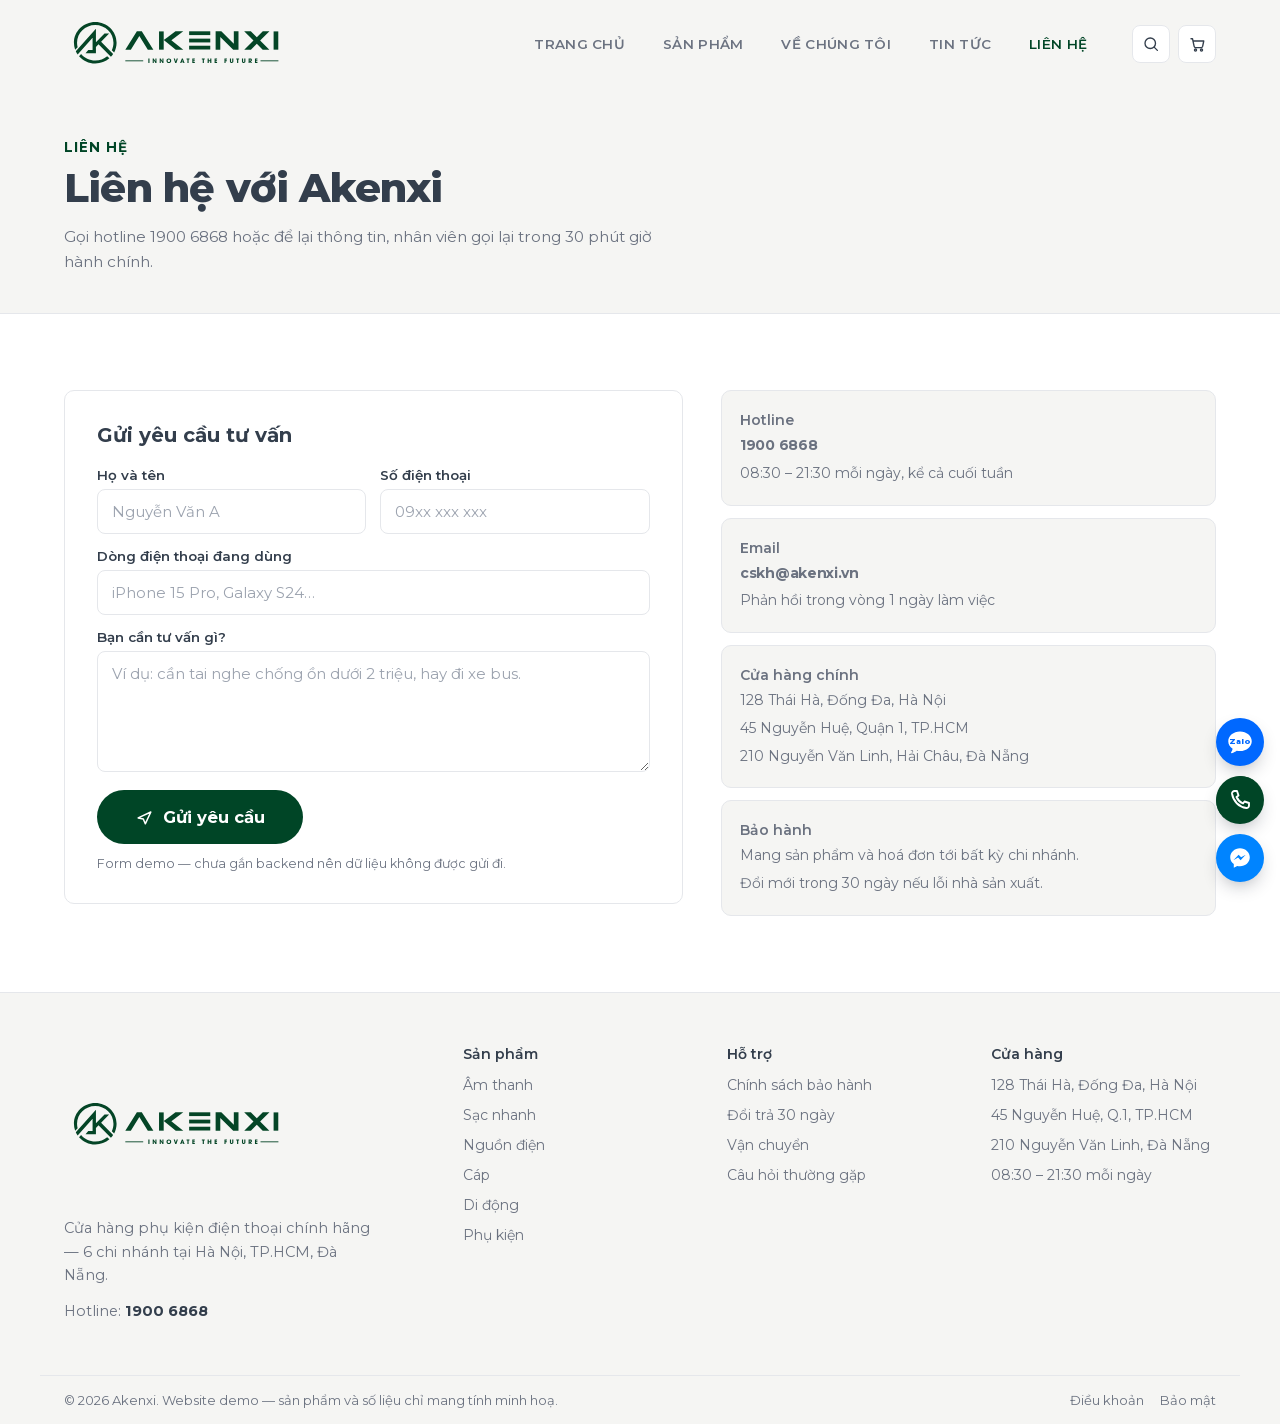
<file: html/lien-he.html>
<!DOCTYPE html>
<html lang="vi">
<head>
<meta charset="UTF-8">
<meta name="viewport" content="width=device-width, initial-scale=1">
<title>Liên hệ — Akenxi</title>
<meta name="description" content="Liên hệ Akenxi: hotline 1900 6868, email cskh@akenxi.vn, 6 chi nhánh tại Hà Nội, TP.HCM và Đà Nẵng.">
<link rel="icon" type="image/png" href="images/logo2.png">
<link rel="stylesheet" href="css/style.css">
</head>
<body>

  <header class="site-header" id="siteHeader">
    <div class="container header-inner">
      <a class="logo" href="index.html">
        <img class="logo-img" src="images/LOGO AKENXI.svg" alt="AKENXI" width="433" height="100">
      </a>

      <nav class="main-nav" id="mainNav" aria-label="Menu chính">
        <ul>
          <li><a href="index.html">Trang chủ</a></li>
          <li class="has-dropdown"><a href="san-pham.html">Sản phẩm</a><ul class="product-dropdown"><li><a href="san-pham.html?cat=Âm thanh">Âm thanh</a></li><li><a href="san-pham.html?cat=Sạc nhanh">Sạc nhanh</a></li><li><a href="san-pham.html?cat=Nguồn điện">Nguồn điện</a></li><li><a href="san-pham.html?cat=Cáp">Cáp</a></li><li><a href="san-pham.html?cat=Di động">Di động</a></li><li><a href="san-pham.html?cat=Phụ kiện">Phụ kiện</a></li></ul></li>
          <li><a href="ve-chung-toi.html">Về chúng tôi</a></li>
          <li><a href="tin-tuc.html">Tin tức</a></li>
          <li><a href="lien-he.html" class="is-active" aria-current="page">Liên hệ</a></li>
        </ul>
      </nav>

      <div class="header-actions">
        <button class="icon-btn" type="button" aria-label="Tìm kiếm">
          <svg viewBox="0 0 24 24" fill="none" stroke="currentColor" stroke-width="1.8" stroke-linecap="round">
            <circle cx="11" cy="11" r="7"></circle><path d="m16.5 16.5 4 4"></path>
          </svg>
        </button>
        <button class="icon-btn" type="button" aria-label="Giỏ hàng" data-cart-open>
          <svg viewBox="0 0 24 24" fill="none" stroke="currentColor" stroke-width="1.8" stroke-linecap="round" stroke-linejoin="round">
            <path d="M4 5h2l2.2 10.2a2 2 0 0 0 2 1.6h7.3a2 2 0 0 0 2-1.55L21 8H6.6"></path>
            <circle cx="10" cy="20" r="1.4"></circle><circle cx="18" cy="20" r="1.4"></circle>
          </svg>
          <span class="badge" data-cart-count>0</span>
        </button>
        <button class="nav-toggle" id="navToggle" type="button" aria-label="Mở menu" aria-expanded="false">
          <span></span><span></span><span></span>
        </button>
      </div>
    </div>
  </header>

  <main>

    <!-- ============================== PAGE HERO ============================ -->
    <section class="page-hero">
      <div class="container">
        <p class="page-tag">Liên hệ</p>
        <h1>Liên hệ với Akenxi</h1>
        <p class="page-sub">Gọi hotline 1900 6868 hoặc để lại thông tin, nhân viên gọi lại trong 30 phút giờ hành chính.</p>
      </div>
    </section>

    <section class="section">
      <div class="container contact-grid">
        <form class="contact-form reveal" onsubmit="return false">
          <h2>Gửi yêu cầu tư vấn</h2>

          <div class="field-row">
            <label class="field">
              <span>Họ và tên</span>
              <input type="text" name="name" placeholder="Nguyễn Văn A" required>
            </label>
            <label class="field">
              <span>Số điện thoại</span>
              <input type="tel" name="phone" placeholder="09xx xxx xxx" required>
            </label>
          </div>

          <label class="field">
            <span>Dòng điện thoại đang dùng</span>
            <input type="text" name="device" placeholder="iPhone 15 Pro, Galaxy S24…">
          </label>

          <label class="field">
            <span>Bạn cần tư vấn gì?</span>
            <textarea name="message" rows="5" placeholder="Ví dụ: cần tai nghe chống ồn dưới 2 triệu, hay đi xe bus."></textarea>
          </label>

          <button class="btn btn-primary" type="submit">
            <svg viewBox="0 0 24 24" fill="none" stroke="currentColor" stroke-width="1.9" stroke-linecap="round" stroke-linejoin="round" aria-hidden="true">
              <path d="M4 12.5 20 5l-7 15-2.5-6z"></path>
            </svg>
            Gửi yêu cầu
          </button>
          <p class="form-note">Form demo — chưa gắn backend nên dữ liệu không được gửi đi.</p>
        </form>

        <div class="contact-info reveal">
          <div class="info-card">
            <h3>Hotline</h3>
            <p class="info-big">1900 6868</p>
            <p>08:30 – 21:30 mỗi ngày, kể cả cuối tuần</p>
          </div>
          <div class="info-card">
            <h3>Email</h3>
            <p class="info-big">cskh@akenxi.vn</p>
            <p>Phản hồi trong vòng 1 ngày làm việc</p>
          </div>
          <div class="info-card">
            <h3>Cửa hàng chính</h3>
            <p>128 Thái Hà, Đống Đa, Hà Nội</p>
            <p>45 Nguyễn Huệ, Quận 1, TP.HCM</p>
            <p>210 Nguyễn Văn Linh, Hải Châu, Đà Nẵng</p>
          </div>
          <div class="info-card">
            <h3>Bảo hành</h3>
            <p>Mang sản phẩm và hoá đơn tới bất kỳ chi nhánh.</p>
            <p>Đổi mới trong 30 ngày nếu lỗi nhà sản xuất.</p>
          </div>
        </div>
      </div>
    </section>

  </main>

<footer class="site-footer">
    <div class="container footer-top">
      <div class="footer-brand">
        <a class="logo" href="index.html">
          <img class="logo-img" src="images/LOGO AKENXI.svg" alt="AKENXI" width="433" height="100">
        </a>
        <p>Cửa hàng phụ kiện điện thoại chính hãng — 6 chi nhánh tại Hà Nội, TP.HCM, Đà Nẵng.</p>
        <p class="footer-hotline">Hotline: <b>1900 6868</b></p>
      </div>

      <div class="footer-col">
        <h4>Sản phẩm</h4>
        <ul>
          <li><a href="san-pham.html?cat=Âm thanh">Âm thanh</a></li>
          <li><a href="san-pham.html?cat=Sạc nhanh">Sạc nhanh</a></li>
          <li><a href="san-pham.html?cat=Nguồn điện">Nguồn điện</a></li>
          <li><a href="san-pham.html?cat=Cáp">Cáp</a></li>
          <li><a href="san-pham.html?cat=Di động">Di động</a></li>
          <li><a href="san-pham.html?cat=Phụ kiện">Phụ kiện</a></li>
        </ul>
      </div>

      <div class="footer-col">
        <h4>Hỗ trợ</h4>
        <ul>
          <li><a href="lien-he.html">Chính sách bảo hành</a></li>
          <li><a href="lien-he.html">Đổi trả 30 ngày</a></li>
          <li><a href="lien-he.html">Vận chuyển</a></li>
          <li><a href="lien-he.html">Câu hỏi thường gặp</a></li>
        </ul>
      </div>

      <div class="footer-col">
        <h4>Cửa hàng</h4>
        <ul>
          <li>128 Thái Hà, Đống Đa, Hà Nội</li>
          <li>45 Nguyễn Huệ, Q.1, TP.HCM</li>
          <li>210 Nguyễn Văn Linh, Đà Nẵng</li>
          <li>08:30 – 21:30 mỗi ngày</li>
        </ul>
      </div>
    </div>

    <div class="container footer-bottom">
      <p>© 2026 Akenxi. Website demo — sản phẩm và số liệu chỉ mang tính minh hoạ.</p>
      <ul class="footer-legal">
        <li><a href="lien-he.html">Điều khoản</a></li>
        <li><a href="lien-he.html">Bảo mật</a></li>
      </ul>
    </div>
  </footer>

  <!-- Liên hệ nhanh cố định góc phải -->
  <div class="quick-contact" aria-label="Liên hệ nhanh">
    <a class="qc-btn qc-zalo" href="https://zalo.me/1900686868" target="_blank" rel="noopener" title="Chat Zalo">
      <span class="qc-ico" aria-hidden="true">
        <svg viewBox="0 0 48 48">
          <path fill="#fff" d="M24 7C13.6 7 5.2 14 5.2 22.6c0 4.9 2.7 9.3 7 12.2-.3 2-1.1 4-2.4 5.7-.5.7.2 1.6 1 1.3 3.3-1.1 6-2.6 7.9-4 1.6.4 3.4.6 5.3.6 10.4 0 18.8-7 18.8-15.8S34.4 7 24 7z"/>
          <text x="24" y="27.5" text-anchor="middle" font-family="__SvnMontFont_81fb87, Helvetica, Arial, sans-serif" font-size="12.5" font-weight="800" fill="#0068ff">Zalo</text>
        </svg>
      </span>
      <span class="qc-label">Zalo</span>
    </a>
    <a class="qc-btn qc-phone" href="tel:19006868" title="Gọi 1900 6868">
      <span class="qc-ico" aria-hidden="true">
        <svg viewBox="0 0 24 24" fill="none" stroke="currentColor" stroke-width="1.9" stroke-linecap="round" stroke-linejoin="round">
          <path d="M21 15v2.5a2.5 2.5 0 0 1-2.7 2.5A17 17 0 0 1 4 5.7 2.5 2.5 0 0 1 6.5 3H9l1.5 4.5-2 1.5a12.5 12.5 0 0 0 6.5 6.5l1.5-2z"></path>
        </svg>
      </span>
      <span class="qc-label">1900 6868</span>
    </a>
    <a class="qc-btn qc-mess" href="https://m.me/akenxi" target="_blank" rel="noopener" title="Chat Messenger">
      <span class="qc-ico" aria-hidden="true">
        <svg viewBox="0 0 24 24" fill="currentColor">
          <path d="M12 2.2c-5.4 0-9.8 4-9.8 9 0 2.8 1.4 5.3 3.6 6.9v3.7l3.4-1.9c.9.2 1.8.4 2.8.4 5.4 0 9.8-4 9.8-9s-4.4-9.1-9.8-9.1zm.6 12-2.5-2.6-4.7 2.6 5.2-5.5 2.5 2.5 4.6-2.5-5.1 5.5z"></path>
        </svg>
      </span>
      <span class="qc-label">Messenger</span>
    </a>
  </div>

  <!-- Giỏ hàng -->
  <div class="cart-overlay" data-cart-overlay hidden></div>

  <aside class="cart-drawer" data-cart-drawer aria-label="Giỏ hàng" aria-hidden="true" hidden>
    <div class="cart-head">
      <h2>Giỏ hàng <span class="cart-head-count" data-cart-count>0</span></h2>
      <button class="cart-close" type="button" data-cart-close aria-label="Đóng giỏ hàng">
        <svg viewBox="0 0 24 24" fill="none" stroke="currentColor" stroke-width="2" stroke-linecap="round">
          <path d="M6 6l12 12M18 6L6 18"></path>
        </svg>
      </button>
    </div>

    <div class="cart-body" data-cart-items></div>

    <div class="cart-foot">
      <div class="cart-total"><span>Tổng tiền</span><strong data-cart-total>0₫</strong></div>
      <button class="btn btn-primary" type="button" data-cart-checkout>Thanh toán</button>
      <p class="cart-note">Demo — chưa gắn cổng thanh toán.</p>
    </div>
  </aside>

  <div class="toast" data-toast hidden></div>

  <script src="js/ui.js" defer></script>
  <script src="js/cart.js" defer></script>
</body>
</html>
</file>
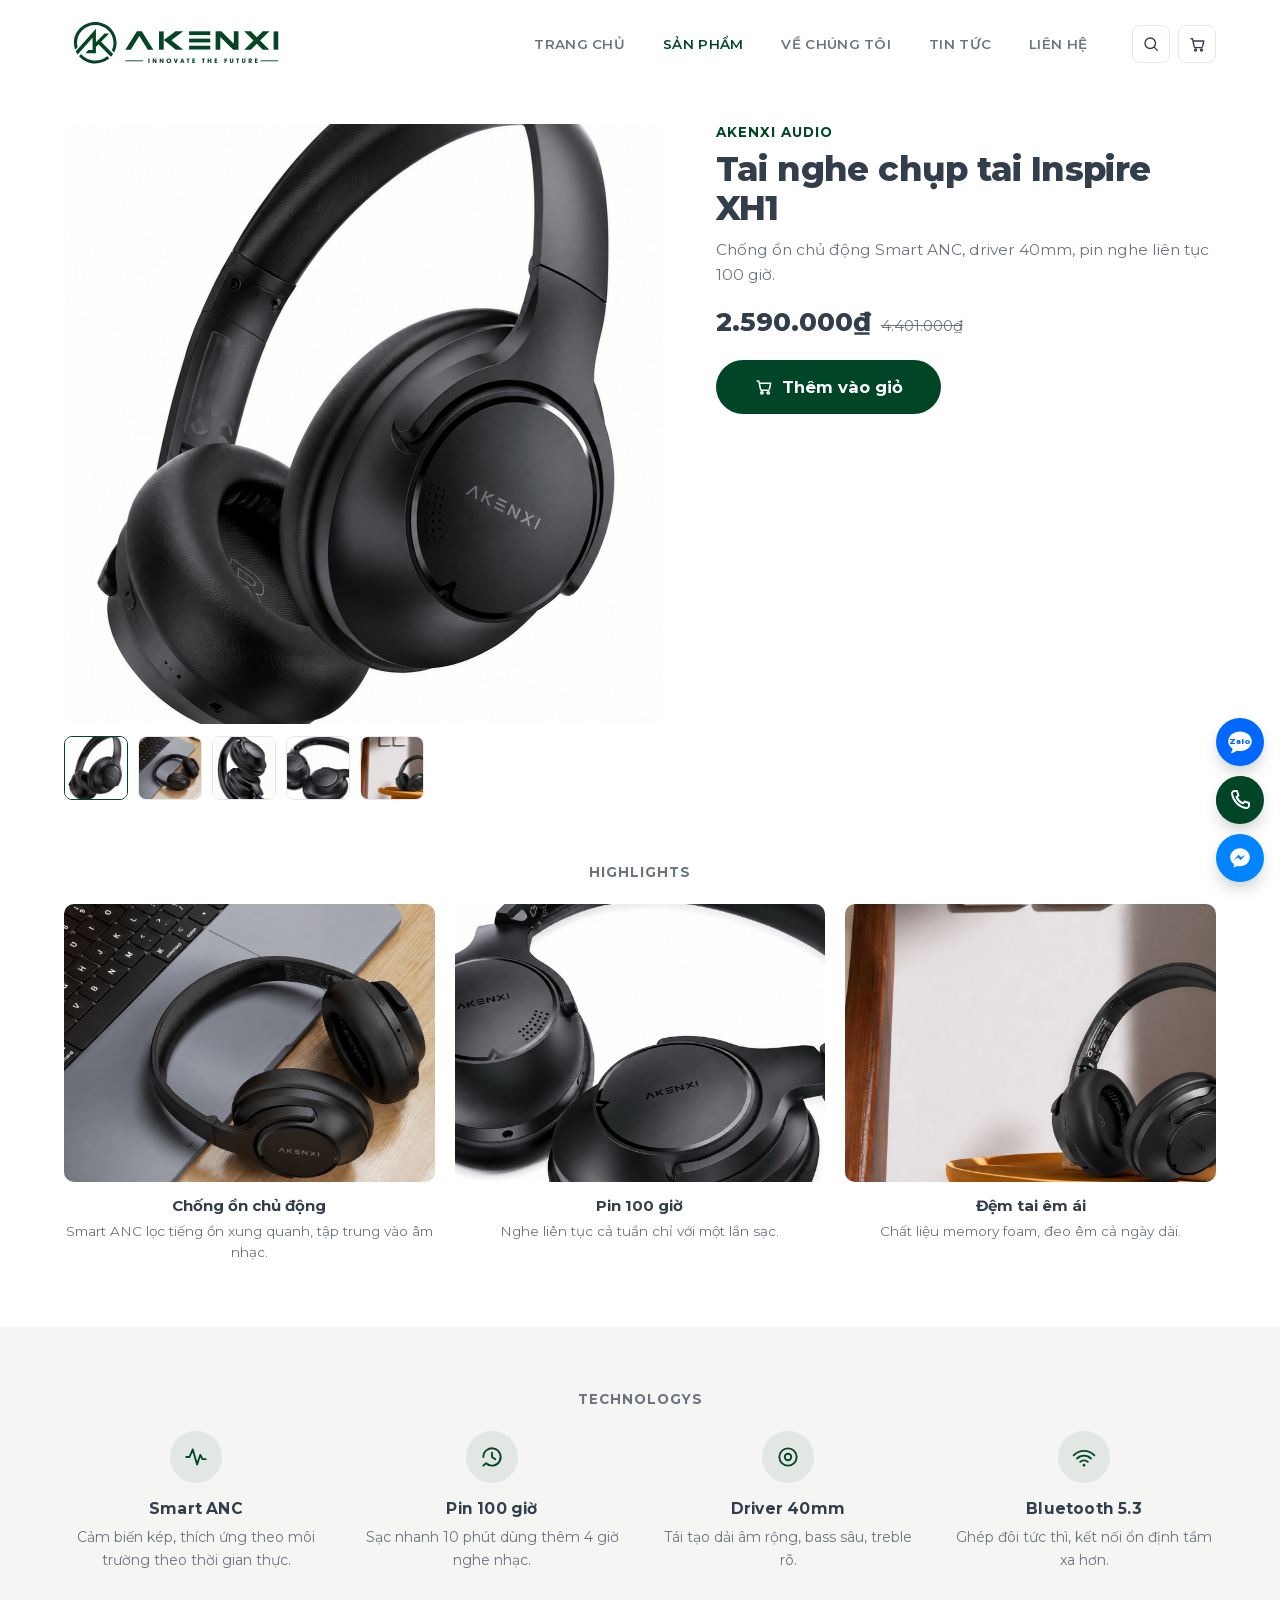
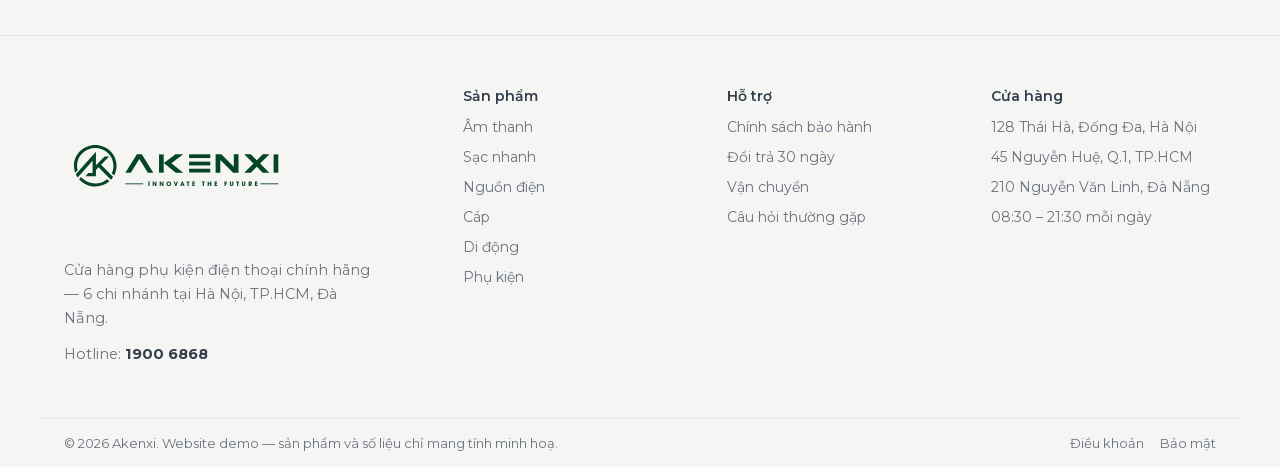
<file: html/san-pham-chi-tiet.html>
<!DOCTYPE html>
<html lang="vi">
<head>
<meta charset="UTF-8">
<meta name="viewport" content="width=device-width, initial-scale=1">
<title>Tai nghe chụp tai Inspire XH1 — Akenxi</title>
<meta name="description" content="AKENXI Audio — Tai nghe chụp tai Inspire XH1: chống ồn chủ động, pin 100 giờ, driver lớn tái tạo âm thanh trung thực.">
<link rel="icon" type="image/png" href="images/logo2.png">
<link rel="stylesheet" href="css/style.css">
</head>
<body>

  <header class="site-header" id="siteHeader">
    <div class="container header-inner">
      <a class="logo" href="index.html">
        <img class="logo-img" src="images/LOGO AKENXI.svg" alt="AKENXI" width="433" height="100">
      </a>

      <nav class="main-nav" id="mainNav" aria-label="Menu chính">
        <ul>
          <li><a href="index.html">Trang chủ</a></li>
          <li class="has-dropdown"><a href="san-pham.html" class="is-active" aria-current="page">Sản phẩm</a><ul class="product-dropdown"><li><a href="san-pham.html?cat=Âm thanh">Âm thanh</a></li><li><a href="san-pham.html?cat=Sạc nhanh">Sạc nhanh</a></li><li><a href="san-pham.html?cat=Nguồn điện">Nguồn điện</a></li><li><a href="san-pham.html?cat=Cáp">Cáp</a></li><li><a href="san-pham.html?cat=Di động">Di động</a></li><li><a href="san-pham.html?cat=Phụ kiện">Phụ kiện</a></li></ul></li>
          <li><a href="ve-chung-toi.html">Về chúng tôi</a></li>
          <li><a href="tin-tuc.html">Tin tức</a></li>
          <li><a href="lien-he.html">Liên hệ</a></li>
        </ul>
      </nav>

      <div class="header-actions">
        <button class="icon-btn" type="button" aria-label="Tìm kiếm">
          <svg viewBox="0 0 24 24" fill="none" stroke="currentColor" stroke-width="1.8" stroke-linecap="round">
            <circle cx="11" cy="11" r="7"></circle><path d="m16.5 16.5 4 4"></path>
          </svg>
        </button>
        <button class="icon-btn" type="button" aria-label="Giỏ hàng" data-cart-open>
          <svg viewBox="0 0 24 24" fill="none" stroke="currentColor" stroke-width="1.8" stroke-linecap="round" stroke-linejoin="round">
            <path d="M4 5h2l2.2 10.2a2 2 0 0 0 2 1.6h7.3a2 2 0 0 0 2-1.55L21 8H6.6"></path>
            <circle cx="10" cy="20" r="1.4"></circle><circle cx="18" cy="20" r="1.4"></circle>
          </svg>
          <span class="badge" data-cart-count>0</span>
        </button>
        <button class="nav-toggle" id="navToggle" type="button" aria-label="Mở menu" aria-expanded="false">
          <span></span><span></span><span></span>
        </button>
      </div>
    </div>
  </header>

  <main>

    <!-- ============================ PRODUCT HERO ============================ -->
    <section class="pd-hero">
      <div class="container">
        <div class="pd-grid">
          <div class="pd-media reveal">
            <div class="pd-media-main">
              <img id="pdMainImg" src="" alt="" width="900" height="900">
            </div>
            <div class="pd-thumbs" data-pd-thumbs></div>
          </div>

          <div class="pd-info reveal">
            <p class="pd-tag" data-pd-tag></p>
            <h1 data-pd-name></h1>
            <p class="pd-usp" data-pd-usp></p>
            <div class="pd-price"><strong data-pd-price></strong><s data-pd-old-price></s></div>
            <button class="btn btn-primary" type="button" data-add-to-cart data-pd-add>
              <svg viewBox="0 0 24 24" fill="none" stroke="currentColor" stroke-width="1.9" stroke-linecap="round" stroke-linejoin="round" aria-hidden="true">
                <path d="M4 5h2l2.2 10.2a2 2 0 0 0 2 1.6h7.3a2 2 0 0 0 2-1.55L21 8H6.6"></path>
                <circle cx="10" cy="20" r="1.5"></circle><circle cx="18" cy="20" r="1.5"></circle>
              </svg>
              Thêm vào giỏ
            </button>
          </div>
        </div>
      </div>
    </section>

    <!-- ============================== HIGHLIGHTS ============================= -->
    <section class="pd-section">
      <div class="container">
        <p class="pd-section-tag">Highlights</p>
        <div class="pd-highlights" data-pd-highlights></div>
      </div>
    </section>

    <!-- ============================= TECHNOLOGYS ============================= -->
    <section class="pd-section section-alt">
      <div class="container">
        <p class="pd-section-tag">Technologys</p>
        <div class="tech-grid" data-pd-tech></div>
      </div>
    </section>
  </main>

<footer class="site-footer">
    <div class="container footer-top">
      <div class="footer-brand">
        <a class="logo" href="index.html">
          <img class="logo-img" src="images/LOGO AKENXI.svg" alt="AKENXI" width="433" height="100">
        </a>
        <p>Cửa hàng phụ kiện điện thoại chính hãng — 6 chi nhánh tại Hà Nội, TP.HCM, Đà Nẵng.</p>
        <p class="footer-hotline">Hotline: <b>1900 6868</b></p>
      </div>

      <div class="footer-col">
        <h4>Sản phẩm</h4>
        <ul>
          <li><a href="san-pham.html?cat=Âm thanh">Âm thanh</a></li>
          <li><a href="san-pham.html?cat=Sạc nhanh">Sạc nhanh</a></li>
          <li><a href="san-pham.html?cat=Nguồn điện">Nguồn điện</a></li>
          <li><a href="san-pham.html?cat=Cáp">Cáp</a></li>
          <li><a href="san-pham.html?cat=Di động">Di động</a></li>
          <li><a href="san-pham.html?cat=Phụ kiện">Phụ kiện</a></li>
        </ul>
      </div>

      <div class="footer-col">
        <h4>Hỗ trợ</h4>
        <ul>
          <li><a href="lien-he.html">Chính sách bảo hành</a></li>
          <li><a href="lien-he.html">Đổi trả 30 ngày</a></li>
          <li><a href="lien-he.html">Vận chuyển</a></li>
          <li><a href="lien-he.html">Câu hỏi thường gặp</a></li>
        </ul>
      </div>

      <div class="footer-col">
        <h4>Cửa hàng</h4>
        <ul>
          <li>128 Thái Hà, Đống Đa, Hà Nội</li>
          <li>45 Nguyễn Huệ, Q.1, TP.HCM</li>
          <li>210 Nguyễn Văn Linh, Đà Nẵng</li>
          <li>08:30 – 21:30 mỗi ngày</li>
        </ul>
      </div>
    </div>

    <div class="container footer-bottom">
      <p>© 2026 Akenxi. Website demo — sản phẩm và số liệu chỉ mang tính minh hoạ.</p>
      <ul class="footer-legal">
        <li><a href="lien-he.html">Điều khoản</a></li>
        <li><a href="lien-he.html">Bảo mật</a></li>
      </ul>
    </div>
  </footer>

  <!-- Liên hệ nhanh cố định góc phải -->
  <div class="quick-contact" aria-label="Liên hệ nhanh">
    <a class="qc-btn qc-zalo" href="https://zalo.me/1900686868" target="_blank" rel="noopener" title="Chat Zalo">
      <span class="qc-ico" aria-hidden="true">
        <svg viewBox="0 0 48 48">
          <path fill="#fff" d="M24 7C13.6 7 5.2 14 5.2 22.6c0 4.9 2.7 9.3 7 12.2-.3 2-1.1 4-2.4 5.7-.5.7.2 1.6 1 1.3 3.3-1.1 6-2.6 7.9-4 1.6.4 3.4.6 5.3.6 10.4 0 18.8-7 18.8-15.8S34.4 7 24 7z"/>
          <text x="24" y="27.5" text-anchor="middle" font-family="__SvnMontFont_81fb87, Helvetica, Arial, sans-serif" font-size="12.5" font-weight="800" fill="#0068ff">Zalo</text>
        </svg>
      </span>
      <span class="qc-label">Zalo</span>
    </a>
    <a class="qc-btn qc-phone" href="tel:19006868" title="Gọi 1900 6868">
      <span class="qc-ico" aria-hidden="true">
        <svg viewBox="0 0 24 24" fill="none" stroke="currentColor" stroke-width="1.9" stroke-linecap="round" stroke-linejoin="round">
          <path d="M21 15v2.5a2.5 2.5 0 0 1-2.7 2.5A17 17 0 0 1 4 5.7 2.5 2.5 0 0 1 6.5 3H9l1.5 4.5-2 1.5a12.5 12.5 0 0 0 6.5 6.5l1.5-2z"></path>
        </svg>
      </span>
      <span class="qc-label">1900 6868</span>
    </a>
    <a class="qc-btn qc-mess" href="https://m.me/akenxi" target="_blank" rel="noopener" title="Chat Messenger">
      <span class="qc-ico" aria-hidden="true">
        <svg viewBox="0 0 24 24" fill="currentColor">
          <path d="M12 2.2c-5.4 0-9.8 4-9.8 9 0 2.8 1.4 5.3 3.6 6.9v3.7l3.4-1.9c.9.2 1.8.4 2.8.4 5.4 0 9.8-4 9.8-9s-4.4-9.1-9.8-9.1zm.6 12-2.5-2.6-4.7 2.6 5.2-5.5 2.5 2.5 4.6-2.5-5.1 5.5z"></path>
        </svg>
      </span>
      <span class="qc-label">Messenger</span>
    </a>
  </div>

  <!-- Giỏ hàng -->
  <div class="cart-overlay" data-cart-overlay hidden></div>

  <aside class="cart-drawer" data-cart-drawer aria-label="Giỏ hàng" aria-hidden="true" hidden>
    <div class="cart-head">
      <h2>Giỏ hàng <span class="cart-head-count" data-cart-count>0</span></h2>
      <button class="cart-close" type="button" data-cart-close aria-label="Đóng giỏ hàng">
        <svg viewBox="0 0 24 24" fill="none" stroke="currentColor" stroke-width="2" stroke-linecap="round">
          <path d="M6 6l12 12M18 6L6 18"></path>
        </svg>
      </button>
    </div>

    <div class="cart-body" data-cart-items></div>

    <div class="cart-foot">
      <div class="cart-total"><span>Tổng tiền</span><strong data-cart-total>0₫</strong></div>
      <button class="btn btn-primary" type="button" data-cart-checkout>Thanh toán</button>
      <p class="cart-note">Demo — chưa gắn cổng thanh toán.</p>
    </div>
  </aside>

  <div class="toast" data-toast hidden></div>

  <script src="js/products-data.js" defer></script>
  <script src="js/product-detail.js" defer></script>
  <script src="js/ui.js" defer></script>
  <script src="js/cart.js" defer></script>
</body>
</html>
</file>
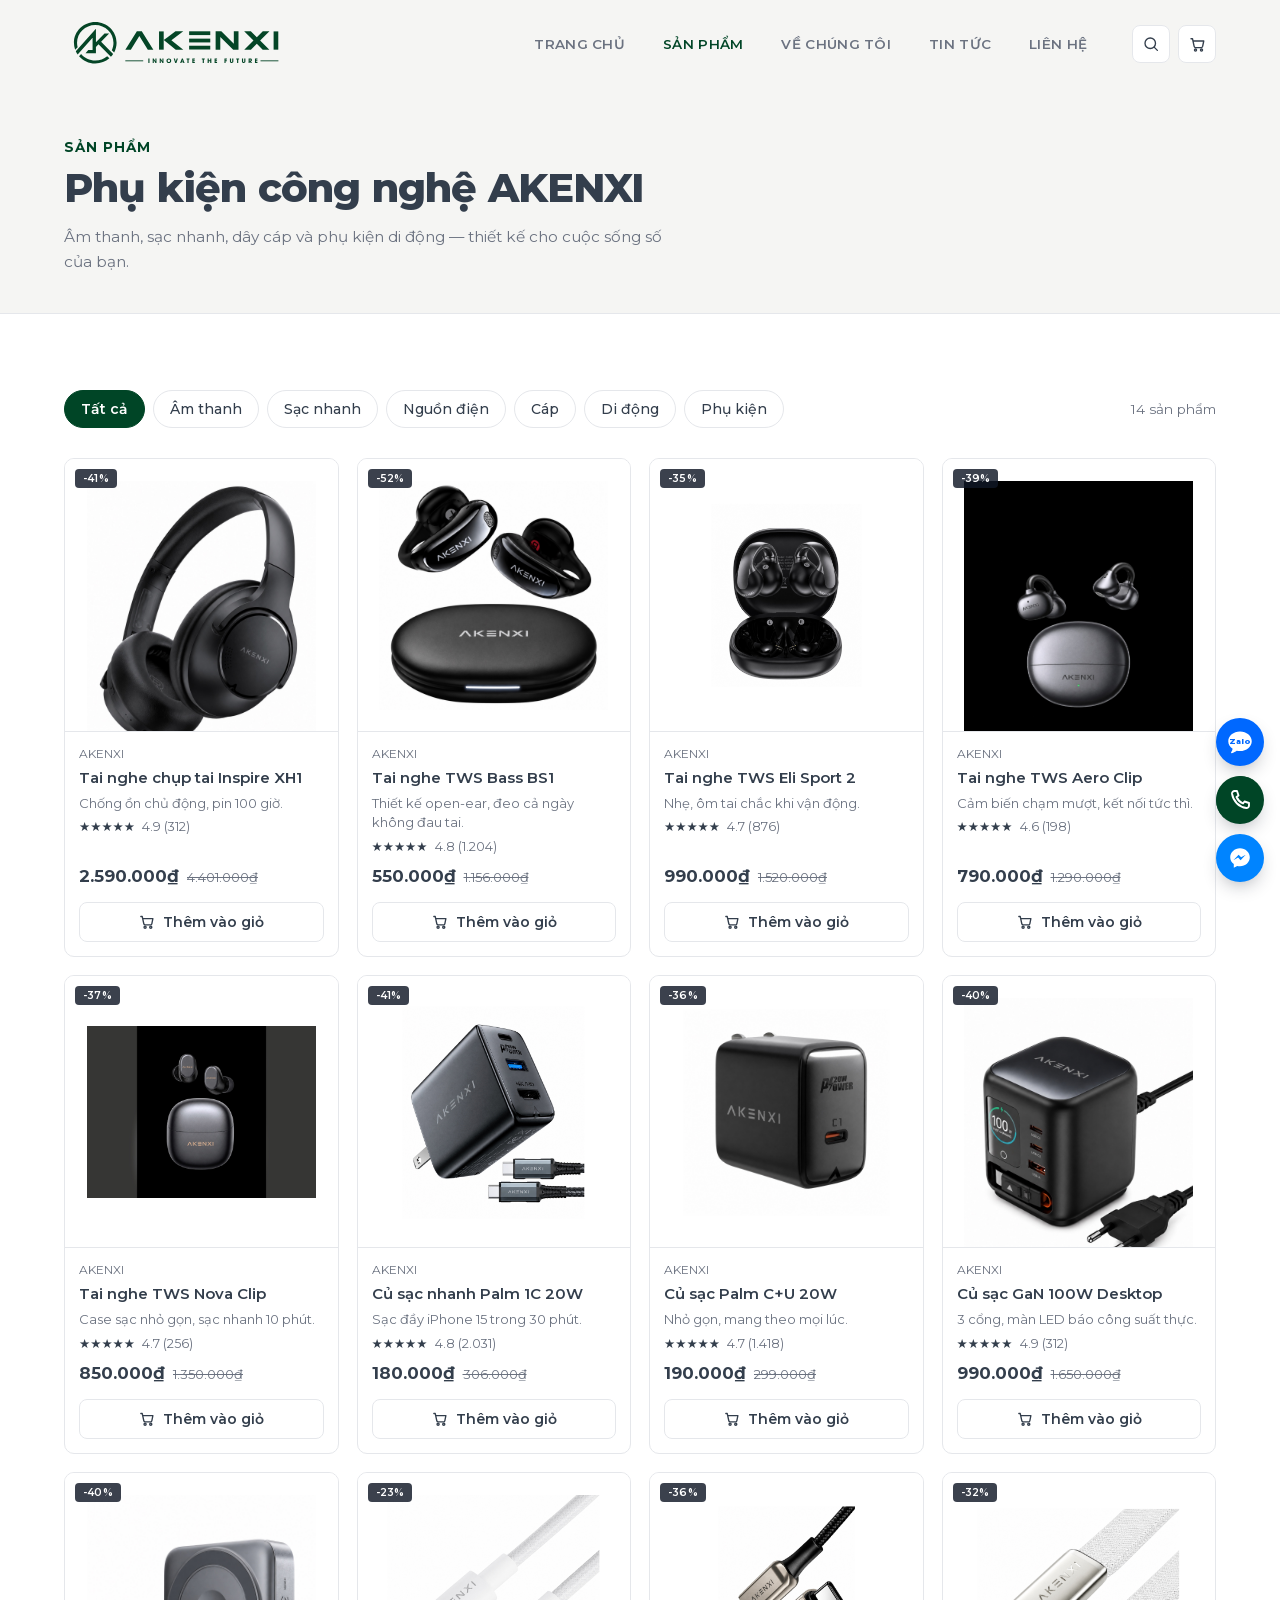
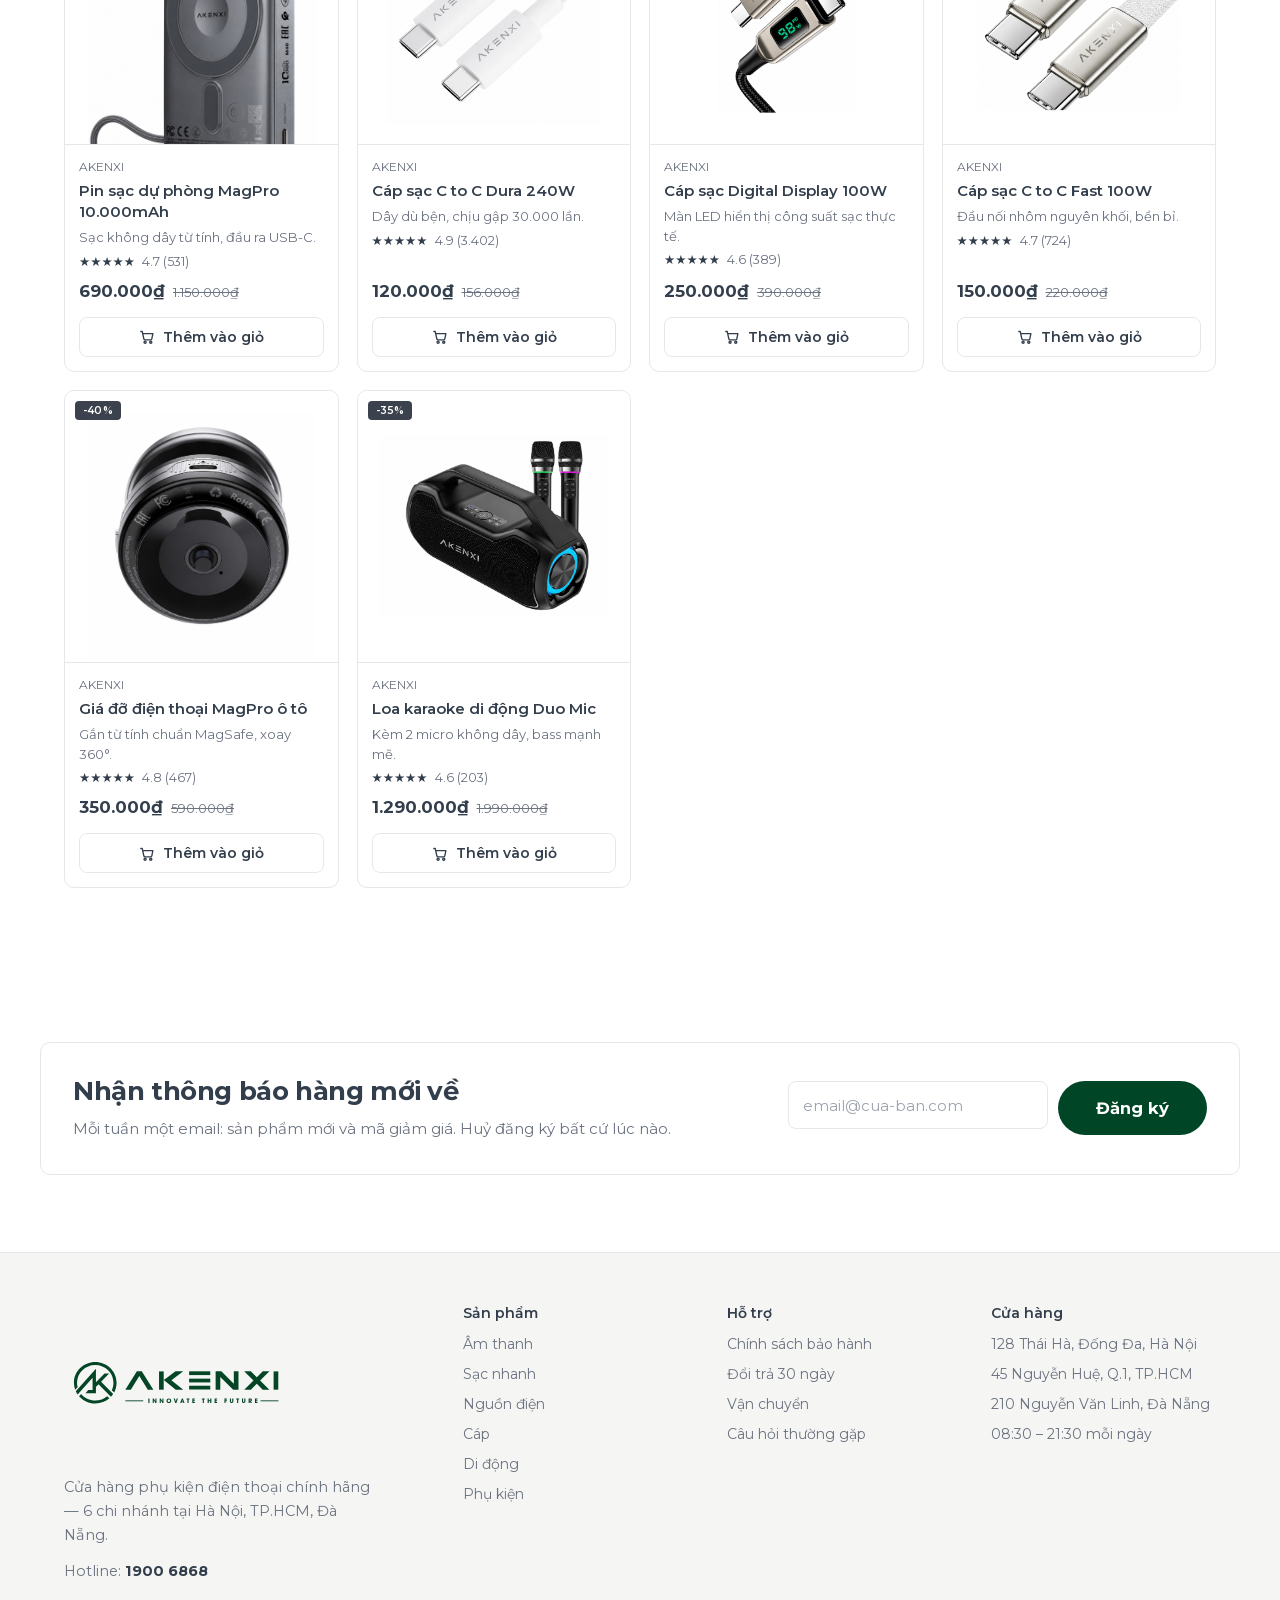
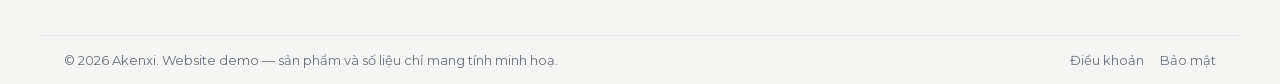
<file: html/san-pham.html>
<!DOCTYPE html>
<html lang="vi">
<head>
<meta charset="UTF-8">
<meta name="viewport" content="width=device-width, initial-scale=1">
<title>Sản phẩm — Akenxi</title>
<meta name="description" content="Phụ kiện công nghệ AKENXI: Âm thanh, Sạc nhanh, Nguồn điện, Cáp, Di động, Phụ kiện — chính hãng, bảo hành 12 tháng.">
<link rel="icon" type="image/png" href="images/logo2.png">
<link rel="stylesheet" href="css/style.css">
</head>
<body>

  <header class="site-header" id="siteHeader">
    <div class="container header-inner">
      <a class="logo" href="index.html">
        <img class="logo-img" src="images/LOGO AKENXI.svg" alt="AKENXI" width="433" height="100">
      </a>

      <nav class="main-nav" id="mainNav" aria-label="Menu chính">
        <ul>
          <li><a href="index.html">Trang chủ</a></li>
          <li class="has-dropdown"><a href="san-pham.html" class="is-active" aria-current="page">Sản phẩm</a><ul class="product-dropdown"><li><a href="san-pham.html?cat=Âm thanh">Âm thanh</a></li><li><a href="san-pham.html?cat=Sạc nhanh">Sạc nhanh</a></li><li><a href="san-pham.html?cat=Nguồn điện">Nguồn điện</a></li><li><a href="san-pham.html?cat=Cáp">Cáp</a></li><li><a href="san-pham.html?cat=Di động">Di động</a></li><li><a href="san-pham.html?cat=Phụ kiện">Phụ kiện</a></li></ul></li>
          <li><a href="ve-chung-toi.html">Về chúng tôi</a></li>
          <li><a href="tin-tuc.html">Tin tức</a></li>
          <li><a href="lien-he.html">Liên hệ</a></li>
        </ul>
      </nav>

      <div class="header-actions">
        <button class="icon-btn" type="button" aria-label="Tìm kiếm">
          <svg viewBox="0 0 24 24" fill="none" stroke="currentColor" stroke-width="1.8" stroke-linecap="round">
            <circle cx="11" cy="11" r="7"></circle><path d="m16.5 16.5 4 4"></path>
          </svg>
        </button>
        <button class="icon-btn" type="button" aria-label="Giỏ hàng" data-cart-open>
          <svg viewBox="0 0 24 24" fill="none" stroke="currentColor" stroke-width="1.8" stroke-linecap="round" stroke-linejoin="round">
            <path d="M4 5h2l2.2 10.2a2 2 0 0 0 2 1.6h7.3a2 2 0 0 0 2-1.55L21 8H6.6"></path>
            <circle cx="10" cy="20" r="1.4"></circle><circle cx="18" cy="20" r="1.4"></circle>
          </svg>
          <span class="badge" data-cart-count>0</span>
        </button>
        <button class="nav-toggle" id="navToggle" type="button" aria-label="Mở menu" aria-expanded="false">
          <span></span><span></span><span></span>
        </button>
      </div>
    </div>
  </header>

  <main>

    <!-- ============================== PAGE HERO ============================ -->
    <section class="page-hero">
      <div class="container">
        <p class="page-tag">Sản phẩm</p>
        <h1>Phụ kiện công nghệ AKENXI</h1>
        <p class="page-sub">Âm thanh, sạc nhanh, dây cáp và phụ kiện di động — thiết kế cho cuộc sống số của bạn.</p>
      </div>
    </section>

    <section class="section">
      <div class="container">
        <div class="filter-bar reveal">
          <ul class="filter-list" data-filter-list>
            <li><button class="chip is-on" type="button" data-filter="Tất cả">Tất cả</button></li>
          <li><button class="chip" type="button" data-filter="Âm thanh">Âm thanh</button></li>
          <li><button class="chip" type="button" data-filter="Sạc nhanh">Sạc nhanh</button></li>
          <li><button class="chip" type="button" data-filter="Nguồn điện">Nguồn điện</button></li>
          <li><button class="chip" type="button" data-filter="Cáp">Cáp</button></li>
          <li><button class="chip" type="button" data-filter="Di động">Di động</button></li>
          <li><button class="chip" type="button" data-filter="Phụ kiện">Phụ kiện</button></li>
          </ul>
          <p class="filter-count" data-filter-count>14 sản phẩm</p>
        </div>

        <div class="prod-grid" data-prod-grid>
          <article class="prod-card reveal" data-category="Âm thanh">
            <div class="prod-thumb">
              <span class="flag">-41%</span>
              <img src="images/products/akenxi_headphone01/AKENXI_Headphone_Web_01.jpg" alt="Tai nghe chụp tai Inspire XH1" width="480" height="480" loading="lazy" decoding="async">
            </div>
            <div class="prod-body">
              <p class="prod-brand">AKENXI</p>
              <h3><a href="san-pham-chi-tiet.html?id=headphone-inspire-xh1">Tai nghe chụp tai Inspire XH1</a></h3>
              <p class="prod-desc">Chống ồn chủ động, pin 100 giờ.</p>
              <div class="stars" aria-label="4.9 trên 5 sao">★★★★★ <span>4.9 (312)</span></div>
              <div class="prod-price"><strong>2.590.000₫</strong><s>4.401.000₫</s></div>
              <button class="btn-cart" type="button" data-add-to-cart
                data-id="headphone-inspire-xh1" data-name="Tai nghe chụp tai Inspire XH1" data-price="2590000" data-img="images/products/akenxi_headphone01/AKENXI_Headphone_Web_01.jpg">
                <svg viewBox="0 0 24 24" fill="none" stroke="currentColor" stroke-width="1.9" stroke-linecap="round" stroke-linejoin="round" aria-hidden="true">
                  <path d="M4 5h2l2.2 10.2a2 2 0 0 0 2 1.6h7.3a2 2 0 0 0 2-1.55L21 8H6.6"></path>
                  <circle cx="10" cy="20" r="1.5"></circle><circle cx="18" cy="20" r="1.5"></circle>
                </svg>
                Thêm vào giỏ
              </button>
            </div>
          </article>
          <article class="prod-card reveal" data-category="Âm thanh">
            <div class="prod-thumb">
              <span class="flag">-52%</span>
              <img src="images/products/akenxi_earphone01/AKENXI_web_01.jpg" alt="Tai nghe TWS Bass BS1" width="480" height="480" loading="lazy" decoding="async">
            </div>
            <div class="prod-body">
              <p class="prod-brand">AKENXI</p>
              <h3><a href="san-pham-chi-tiet.html?id=earphone-bass-bs1">Tai nghe TWS Bass BS1</a></h3>
              <p class="prod-desc">Thiết kế open-ear, đeo cả ngày không đau tai.</p>
              <div class="stars" aria-label="4.8 trên 5 sao">★★★★★ <span>4.8 (1.204)</span></div>
              <div class="prod-price"><strong>550.000₫</strong><s>1.156.000₫</s></div>
              <button class="btn-cart" type="button" data-add-to-cart
                data-id="earphone-bass-bs1" data-name="Tai nghe TWS Bass BS1" data-price="550000" data-img="images/products/akenxi_earphone01/AKENXI_web_01.jpg">
                <svg viewBox="0 0 24 24" fill="none" stroke="currentColor" stroke-width="1.9" stroke-linecap="round" stroke-linejoin="round" aria-hidden="true">
                  <path d="M4 5h2l2.2 10.2a2 2 0 0 0 2 1.6h7.3a2 2 0 0 0 2-1.55L21 8H6.6"></path>
                  <circle cx="10" cy="20" r="1.5"></circle><circle cx="18" cy="20" r="1.5"></circle>
                </svg>
                Thêm vào giỏ
              </button>
            </div>
          </article>
          <article class="prod-card reveal" data-category="Âm thanh">
            <div class="prod-thumb">
              <span class="flag">-35%</span>
              <img src="images/products/akenxi_earphone02/AKENXI_web_01_1800x1800.jpg" alt="Tai nghe TWS Eli Sport 2" width="480" height="480" loading="lazy" decoding="async">
            </div>
            <div class="prod-body">
              <p class="prod-brand">AKENXI</p>
              <h3><a href="san-pham-chi-tiet.html?id=earphone-eli-sport-2">Tai nghe TWS Eli Sport 2</a></h3>
              <p class="prod-desc">Nhẹ, ôm tai chắc khi vận động.</p>
              <div class="stars" aria-label="4.7 trên 5 sao">★★★★★ <span>4.7 (876)</span></div>
              <div class="prod-price"><strong>990.000₫</strong><s>1.520.000₫</s></div>
              <button class="btn-cart" type="button" data-add-to-cart
                data-id="earphone-eli-sport-2" data-name="Tai nghe TWS Eli Sport 2" data-price="990000" data-img="images/products/akenxi_earphone02/AKENXI_web_01_1800x1800.jpg">
                <svg viewBox="0 0 24 24" fill="none" stroke="currentColor" stroke-width="1.9" stroke-linecap="round" stroke-linejoin="round" aria-hidden="true">
                  <path d="M4 5h2l2.2 10.2a2 2 0 0 0 2 1.6h7.3a2 2 0 0 0 2-1.55L21 8H6.6"></path>
                  <circle cx="10" cy="20" r="1.5"></circle><circle cx="18" cy="20" r="1.5"></circle>
                </svg>
                Thêm vào giỏ
              </button>
            </div>
          </article>
          <article class="prod-card reveal" data-category="Âm thanh">
            <div class="prod-thumb">
              <span class="flag">-39%</span>
              <img src="images/products/akenxi_earphone03/AKENXI_Web_01_1086x1448.jpg" alt="Tai nghe TWS Aero Clip" width="480" height="480" loading="lazy" decoding="async">
            </div>
            <div class="prod-body">
              <p class="prod-brand">AKENXI</p>
              <h3><a href="san-pham-chi-tiet.html?id=earphone-aero-clip">Tai nghe TWS Aero Clip</a></h3>
              <p class="prod-desc">Cảm biến chạm mượt, kết nối tức thì.</p>
              <div class="stars" aria-label="4.6 trên 5 sao">★★★★★ <span>4.6 (198)</span></div>
              <div class="prod-price"><strong>790.000₫</strong><s>1.290.000₫</s></div>
              <button class="btn-cart" type="button" data-add-to-cart
                data-id="earphone-aero-clip" data-name="Tai nghe TWS Aero Clip" data-price="790000" data-img="images/products/akenxi_earphone03/AKENXI_Web_01_1086x1448.jpg">
                <svg viewBox="0 0 24 24" fill="none" stroke="currentColor" stroke-width="1.9" stroke-linecap="round" stroke-linejoin="round" aria-hidden="true">
                  <path d="M4 5h2l2.2 10.2a2 2 0 0 0 2 1.6h7.3a2 2 0 0 0 2-1.55L21 8H6.6"></path>
                  <circle cx="10" cy="20" r="1.5"></circle><circle cx="18" cy="20" r="1.5"></circle>
                </svg>
                Thêm vào giỏ
              </button>
            </div>
          </article>
          <article class="prod-card reveal" data-category="Âm thanh">
            <div class="prod-thumb">
              <span class="flag">-37%</span>
              <img src="images/products/akenxi_earphone04/AKENXI_feature_01_1440x1080.jpg" alt="Tai nghe TWS Nova Clip" width="480" height="480" loading="lazy" decoding="async">
            </div>
            <div class="prod-body">
              <p class="prod-brand">AKENXI</p>
              <h3><a href="san-pham-chi-tiet.html?id=earphone-nova-clip">Tai nghe TWS Nova Clip</a></h3>
              <p class="prod-desc">Case sạc nhỏ gọn, sạc nhanh 10 phút.</p>
              <div class="stars" aria-label="4.7 trên 5 sao">★★★★★ <span>4.7 (256)</span></div>
              <div class="prod-price"><strong>850.000₫</strong><s>1.350.000₫</s></div>
              <button class="btn-cart" type="button" data-add-to-cart
                data-id="earphone-nova-clip" data-name="Tai nghe TWS Nova Clip" data-price="850000" data-img="images/products/akenxi_earphone04/AKENXI_feature_01_1440x1080.jpg">
                <svg viewBox="0 0 24 24" fill="none" stroke="currentColor" stroke-width="1.9" stroke-linecap="round" stroke-linejoin="round" aria-hidden="true">
                  <path d="M4 5h2l2.2 10.2a2 2 0 0 0 2 1.6h7.3a2 2 0 0 0 2-1.55L21 8H6.6"></path>
                  <circle cx="10" cy="20" r="1.5"></circle><circle cx="18" cy="20" r="1.5"></circle>
                </svg>
                Thêm vào giỏ
              </button>
            </div>
          </article>
          <article class="prod-card reveal" data-category="Sạc nhanh">
            <div class="prod-thumb">
              <span class="flag">-41%</span>
              <img src="images/products/akenxi_charger03/AKENXI_product_01_1600x1600.jpg" alt="Củ sạc nhanh Palm 1C 20W" width="480" height="480" loading="lazy" decoding="async">
            </div>
            <div class="prod-body">
              <p class="prod-brand">AKENXI</p>
              <h3><a href="san-pham-chi-tiet.html?id=charger-palm-1c-20w">Củ sạc nhanh Palm 1C 20W</a></h3>
              <p class="prod-desc">Sạc đầy iPhone 15 trong 30 phút.</p>
              <div class="stars" aria-label="4.8 trên 5 sao">★★★★★ <span>4.8 (2.031)</span></div>
              <div class="prod-price"><strong>180.000₫</strong><s>306.000₫</s></div>
              <button class="btn-cart" type="button" data-add-to-cart
                data-id="charger-palm-1c-20w" data-name="Củ sạc nhanh Palm 1C 20W" data-price="180000" data-img="images/products/akenxi_charger03/AKENXI_product_01_1600x1600.jpg">
                <svg viewBox="0 0 24 24" fill="none" stroke="currentColor" stroke-width="1.9" stroke-linecap="round" stroke-linejoin="round" aria-hidden="true">
                  <path d="M4 5h2l2.2 10.2a2 2 0 0 0 2 1.6h7.3a2 2 0 0 0 2-1.55L21 8H6.6"></path>
                  <circle cx="10" cy="20" r="1.5"></circle><circle cx="18" cy="20" r="1.5"></circle>
                </svg>
                Thêm vào giỏ
              </button>
            </div>
          </article>
          <article class="prod-card reveal" data-category="Sạc nhanh">
            <div class="prod-thumb">
              <span class="flag">-36%</span>
              <img src="images/products/akenxi_charger04/AKENXI_charger_01_1200x1200.jpg" alt="Củ sạc Palm C+U 20W" width="480" height="480" loading="lazy" decoding="async">
            </div>
            <div class="prod-body">
              <p class="prod-brand">AKENXI</p>
              <h3><a href="san-pham-chi-tiet.html?id=charger-palm-cu-20w">Củ sạc Palm C+U 20W</a></h3>
              <p class="prod-desc">Nhỏ gọn, mang theo mọi lúc.</p>
              <div class="stars" aria-label="4.7 trên 5 sao">★★★★★ <span>4.7 (1.418)</span></div>
              <div class="prod-price"><strong>190.000₫</strong><s>299.000₫</s></div>
              <button class="btn-cart" type="button" data-add-to-cart
                data-id="charger-palm-cu-20w" data-name="Củ sạc Palm C+U 20W" data-price="190000" data-img="images/products/akenxi_charger04/AKENXI_charger_01_1200x1200.jpg">
                <svg viewBox="0 0 24 24" fill="none" stroke="currentColor" stroke-width="1.9" stroke-linecap="round" stroke-linejoin="round" aria-hidden="true">
                  <path d="M4 5h2l2.2 10.2a2 2 0 0 0 2 1.6h7.3a2 2 0 0 0 2-1.55L21 8H6.6"></path>
                  <circle cx="10" cy="20" r="1.5"></circle><circle cx="18" cy="20" r="1.5"></circle>
                </svg>
                Thêm vào giỏ
              </button>
            </div>
          </article>
          <article class="prod-card reveal" data-category="Sạc nhanh">
            <div class="prod-thumb">
              <span class="flag">-40%</span>
              <img src="images/products/akenxi_charger100W_01/AKENXI_100W_Web_01.jpg" alt="Củ sạc GaN 100W Desktop" width="480" height="480" loading="lazy" decoding="async">
            </div>
            <div class="prod-body">
              <p class="prod-brand">AKENXI</p>
              <h3><a href="san-pham-chi-tiet.html?id=charger-gan-100w">Củ sạc GaN 100W Desktop</a></h3>
              <p class="prod-desc">3 cổng, màn LED báo công suất thực.</p>
              <div class="stars" aria-label="4.9 trên 5 sao">★★★★★ <span>4.9 (312)</span></div>
              <div class="prod-price"><strong>990.000₫</strong><s>1.650.000₫</s></div>
              <button class="btn-cart" type="button" data-add-to-cart
                data-id="charger-gan-100w" data-name="Củ sạc GaN 100W Desktop" data-price="990000" data-img="images/products/akenxi_charger100W_01/AKENXI_100W_Web_01.jpg">
                <svg viewBox="0 0 24 24" fill="none" stroke="currentColor" stroke-width="1.9" stroke-linecap="round" stroke-linejoin="round" aria-hidden="true">
                  <path d="M4 5h2l2.2 10.2a2 2 0 0 0 2 1.6h7.3a2 2 0 0 0 2-1.55L21 8H6.6"></path>
                  <circle cx="10" cy="20" r="1.5"></circle><circle cx="18" cy="20" r="1.5"></circle>
                </svg>
                Thêm vào giỏ
              </button>
            </div>
          </article>
          <article class="prod-card reveal" data-category="Nguồn điện">
            <div class="prod-thumb">
              <span class="flag">-40%</span>
              <img src="images/products/akenxi_charger02/AKENXI_product_1.jpeg" alt="Pin sạc dự phòng MagPro 10.000mAh" width="480" height="480" loading="lazy" decoding="async">
            </div>
            <div class="prod-body">
              <p class="prod-brand">AKENXI</p>
              <h3><a href="san-pham-chi-tiet.html?id=power-magpro-10000">Pin sạc dự phòng MagPro 10.000mAh</a></h3>
              <p class="prod-desc">Sạc không dây từ tính, đầu ra USB-C.</p>
              <div class="stars" aria-label="4.7 trên 5 sao">★★★★★ <span>4.7 (531)</span></div>
              <div class="prod-price"><strong>690.000₫</strong><s>1.150.000₫</s></div>
              <button class="btn-cart" type="button" data-add-to-cart
                data-id="power-magpro-10000" data-name="Pin sạc dự phòng MagPro 10.000mAh" data-price="690000" data-img="images/products/akenxi_charger02/AKENXI_product_1.jpeg">
                <svg viewBox="0 0 24 24" fill="none" stroke="currentColor" stroke-width="1.9" stroke-linecap="round" stroke-linejoin="round" aria-hidden="true">
                  <path d="M4 5h2l2.2 10.2a2 2 0 0 0 2 1.6h7.3a2 2 0 0 0 2-1.55L21 8H6.6"></path>
                  <circle cx="10" cy="20" r="1.5"></circle><circle cx="18" cy="20" r="1.5"></circle>
                </svg>
                Thêm vào giỏ
              </button>
            </div>
          </article>
          <article class="prod-card reveal" data-category="Cáp">
            <div class="prod-thumb">
              <span class="flag">-23%</span>
              <img src="images/products/akenxi_cable01/AKENXI_cable_01_1600x1600.jpg" alt="Cáp sạc C to C Dura 240W" width="480" height="480" loading="lazy" decoding="async">
            </div>
            <div class="prod-body">
              <p class="prod-brand">AKENXI</p>
              <h3><a href="san-pham-chi-tiet.html?id=cable-dura-240w">Cáp sạc C to C Dura 240W</a></h3>
              <p class="prod-desc">Dây dù bện, chịu gập 30.000 lần.</p>
              <div class="stars" aria-label="4.9 trên 5 sao">★★★★★ <span>4.9 (3.402)</span></div>
              <div class="prod-price"><strong>120.000₫</strong><s>156.000₫</s></div>
              <button class="btn-cart" type="button" data-add-to-cart
                data-id="cable-dura-240w" data-name="Cáp sạc C to C Dura 240W" data-price="120000" data-img="images/products/akenxi_cable01/AKENXI_cable_01_1600x1600.jpg">
                <svg viewBox="0 0 24 24" fill="none" stroke="currentColor" stroke-width="1.9" stroke-linecap="round" stroke-linejoin="round" aria-hidden="true">
                  <path d="M4 5h2l2.2 10.2a2 2 0 0 0 2 1.6h7.3a2 2 0 0 0 2-1.55L21 8H6.6"></path>
                  <circle cx="10" cy="20" r="1.5"></circle><circle cx="18" cy="20" r="1.5"></circle>
                </svg>
                Thêm vào giỏ
              </button>
            </div>
          </article>
          <article class="prod-card reveal" data-category="Cáp">
            <div class="prod-thumb">
              <span class="flag">-36%</span>
              <img src="images/products/akenxi_cable02/AKENXI_Cable_Web_01_1600x1600.jpg" alt="Cáp sạc Digital Display 100W" width="480" height="480" loading="lazy" decoding="async">
            </div>
            <div class="prod-body">
              <p class="prod-brand">AKENXI</p>
              <h3><a href="san-pham-chi-tiet.html?id=cable-digital-display">Cáp sạc Digital Display 100W</a></h3>
              <p class="prod-desc">Màn LED hiển thị công suất sạc thực tế.</p>
              <div class="stars" aria-label="4.6 trên 5 sao">★★★★★ <span>4.6 (389)</span></div>
              <div class="prod-price"><strong>250.000₫</strong><s>390.000₫</s></div>
              <button class="btn-cart" type="button" data-add-to-cart
                data-id="cable-digital-display" data-name="Cáp sạc Digital Display 100W" data-price="250000" data-img="images/products/akenxi_cable02/AKENXI_Cable_Web_01_1600x1600.jpg">
                <svg viewBox="0 0 24 24" fill="none" stroke="currentColor" stroke-width="1.9" stroke-linecap="round" stroke-linejoin="round" aria-hidden="true">
                  <path d="M4 5h2l2.2 10.2a2 2 0 0 0 2 1.6h7.3a2 2 0 0 0 2-1.55L21 8H6.6"></path>
                  <circle cx="10" cy="20" r="1.5"></circle><circle cx="18" cy="20" r="1.5"></circle>
                </svg>
                Thêm vào giỏ
              </button>
            </div>
          </article>
          <article class="prod-card reveal" data-category="Cáp">
            <div class="prod-thumb">
              <span class="flag">-32%</span>
              <img src="images/products/akenxi_cable03/AKENXI_Cable_Web_01_1600x1600.jpg" alt="Cáp sạc C to C Fast 100W" width="480" height="480" loading="lazy" decoding="async">
            </div>
            <div class="prod-body">
              <p class="prod-brand">AKENXI</p>
              <h3><a href="san-pham-chi-tiet.html?id=cable-fast-100w-white">Cáp sạc C to C Fast 100W</a></h3>
              <p class="prod-desc">Đầu nối nhôm nguyên khối, bền bỉ.</p>
              <div class="stars" aria-label="4.7 trên 5 sao">★★★★★ <span>4.7 (724)</span></div>
              <div class="prod-price"><strong>150.000₫</strong><s>220.000₫</s></div>
              <button class="btn-cart" type="button" data-add-to-cart
                data-id="cable-fast-100w-white" data-name="Cáp sạc C to C Fast 100W" data-price="150000" data-img="images/products/akenxi_cable03/AKENXI_Cable_Web_01_1600x1600.jpg">
                <svg viewBox="0 0 24 24" fill="none" stroke="currentColor" stroke-width="1.9" stroke-linecap="round" stroke-linejoin="round" aria-hidden="true">
                  <path d="M4 5h2l2.2 10.2a2 2 0 0 0 2 1.6h7.3a2 2 0 0 0 2-1.55L21 8H6.6"></path>
                  <circle cx="10" cy="20" r="1.5"></circle><circle cx="18" cy="20" r="1.5"></circle>
                </svg>
                Thêm vào giỏ
              </button>
            </div>
          </article>
          <article class="prod-card reveal" data-category="Di động">
            <div class="prod-thumb">
              <span class="flag">-40%</span>
              <img src="images/products/akenxi_mobile/1787118392516_6507308237392180214_6507308237392180214_71989e28df43e3b4e900d4a8b95a4ecc.jpg" alt="Giá đỡ điện thoại MagPro ô tô" width="480" height="480" loading="lazy" decoding="async">
            </div>
            <div class="prod-body">
              <p class="prod-brand">AKENXI</p>
              <h3><a href="san-pham-chi-tiet.html?id=mobile-magpro-mount">Giá đỡ điện thoại MagPro ô tô</a></h3>
              <p class="prod-desc">Gắn từ tính chuẩn MagSafe, xoay 360°.</p>
              <div class="stars" aria-label="4.8 trên 5 sao">★★★★★ <span>4.8 (467)</span></div>
              <div class="prod-price"><strong>350.000₫</strong><s>590.000₫</s></div>
              <button class="btn-cart" type="button" data-add-to-cart
                data-id="mobile-magpro-mount" data-name="Giá đỡ điện thoại MagPro ô tô" data-price="350000" data-img="images/products/akenxi_mobile/1787118392516_6507308237392180214_6507308237392180214_71989e28df43e3b4e900d4a8b95a4ecc.jpg">
                <svg viewBox="0 0 24 24" fill="none" stroke="currentColor" stroke-width="1.9" stroke-linecap="round" stroke-linejoin="round" aria-hidden="true">
                  <path d="M4 5h2l2.2 10.2a2 2 0 0 0 2 1.6h7.3a2 2 0 0 0 2-1.55L21 8H6.6"></path>
                  <circle cx="10" cy="20" r="1.5"></circle><circle cx="18" cy="20" r="1.5"></circle>
                </svg>
                Thêm vào giỏ
              </button>
            </div>
          </article>
          <article class="prod-card reveal" data-category="Phụ kiện">
            <div class="prod-thumb">
              <span class="flag">-35%</span>
              <img src="images/speaker_product/1786933684970_6507308237392180214_6507308237392180214_f4fe36da19a8099b43bdb5bdc5a078e9.jpg" alt="Loa karaoke di động Duo Mic" width="480" height="480" loading="lazy" decoding="async">
            </div>
            <div class="prod-body">
              <p class="prod-brand">AKENXI</p>
              <h3><a href="san-pham-chi-tiet.html?id=speaker-karaoke-duo">Loa karaoke di động Duo Mic</a></h3>
              <p class="prod-desc">Kèm 2 micro không dây, bass mạnh mẽ.</p>
              <div class="stars" aria-label="4.6 trên 5 sao">★★★★★ <span>4.6 (203)</span></div>
              <div class="prod-price"><strong>1.290.000₫</strong><s>1.990.000₫</s></div>
              <button class="btn-cart" type="button" data-add-to-cart
                data-id="speaker-karaoke-duo" data-name="Loa karaoke di động Duo Mic" data-price="1290000" data-img="images/speaker_product/1786933684970_6507308237392180214_6507308237392180214_f4fe36da19a8099b43bdb5bdc5a078e9.jpg">
                <svg viewBox="0 0 24 24" fill="none" stroke="currentColor" stroke-width="1.9" stroke-linecap="round" stroke-linejoin="round" aria-hidden="true">
                  <path d="M4 5h2l2.2 10.2a2 2 0 0 0 2 1.6h7.3a2 2 0 0 0 2-1.55L21 8H6.6"></path>
                  <circle cx="10" cy="20" r="1.5"></circle><circle cx="18" cy="20" r="1.5"></circle>
                </svg>
                Thêm vào giỏ
              </button>
            </div>
          </article>
        </div>
      </div>
    </section>
<!-- ============================ NEWSLETTER ============================ -->
    <section class="section news" id="lien-he">
      <div class="container news-inner reveal">
        <div>
          <h2>Nhận thông báo hàng mới về</h2>
          <p>Mỗi tuần một email: sản phẩm mới và mã giảm giá. Huỷ đăng ký bất cứ lúc nào.</p>
        </div>
        <form class="news-form" onsubmit="return false">
          <input type="email" placeholder="email@cua-ban.com" aria-label="Email của bạn" required>
          <button class="btn btn-primary" type="submit">Đăng ký</button>
        </form>
      </div>
    </section>
  </main>

  </main>

<footer class="site-footer">
    <div class="container footer-top">
      <div class="footer-brand">
        <a class="logo" href="index.html">
          <img class="logo-img" src="images/LOGO AKENXI.svg" alt="AKENXI" width="433" height="100">
        </a>
        <p>Cửa hàng phụ kiện điện thoại chính hãng — 6 chi nhánh tại Hà Nội, TP.HCM, Đà Nẵng.</p>
        <p class="footer-hotline">Hotline: <b>1900 6868</b></p>
      </div>

      <div class="footer-col">
        <h4>Sản phẩm</h4>
        <ul>
          <li><a href="san-pham.html?cat=Âm thanh">Âm thanh</a></li>
          <li><a href="san-pham.html?cat=Sạc nhanh">Sạc nhanh</a></li>
          <li><a href="san-pham.html?cat=Nguồn điện">Nguồn điện</a></li>
          <li><a href="san-pham.html?cat=Cáp">Cáp</a></li>
          <li><a href="san-pham.html?cat=Di động">Di động</a></li>
          <li><a href="san-pham.html?cat=Phụ kiện">Phụ kiện</a></li>
        </ul>
      </div>

      <div class="footer-col">
        <h4>Hỗ trợ</h4>
        <ul>
          <li><a href="lien-he.html">Chính sách bảo hành</a></li>
          <li><a href="lien-he.html">Đổi trả 30 ngày</a></li>
          <li><a href="lien-he.html">Vận chuyển</a></li>
          <li><a href="lien-he.html">Câu hỏi thường gặp</a></li>
        </ul>
      </div>

      <div class="footer-col">
        <h4>Cửa hàng</h4>
        <ul>
          <li>128 Thái Hà, Đống Đa, Hà Nội</li>
          <li>45 Nguyễn Huệ, Q.1, TP.HCM</li>
          <li>210 Nguyễn Văn Linh, Đà Nẵng</li>
          <li>08:30 – 21:30 mỗi ngày</li>
        </ul>
      </div>
    </div>

    <div class="container footer-bottom">
      <p>© 2026 Akenxi. Website demo — sản phẩm và số liệu chỉ mang tính minh hoạ.</p>
      <ul class="footer-legal">
        <li><a href="lien-he.html">Điều khoản</a></li>
        <li><a href="lien-he.html">Bảo mật</a></li>
      </ul>
    </div>
  </footer>

  <!-- Liên hệ nhanh cố định góc phải -->
  <div class="quick-contact" aria-label="Liên hệ nhanh">
    <a class="qc-btn qc-zalo" href="https://zalo.me/1900686868" target="_blank" rel="noopener" title="Chat Zalo">
      <span class="qc-ico" aria-hidden="true">
        <svg viewBox="0 0 48 48">
          <path fill="#fff" d="M24 7C13.6 7 5.2 14 5.2 22.6c0 4.9 2.7 9.3 7 12.2-.3 2-1.1 4-2.4 5.7-.5.7.2 1.6 1 1.3 3.3-1.1 6-2.6 7.9-4 1.6.4 3.4.6 5.3.6 10.4 0 18.8-7 18.8-15.8S34.4 7 24 7z"/>
          <text x="24" y="27.5" text-anchor="middle" font-family="__SvnMontFont_81fb87, Helvetica, Arial, sans-serif" font-size="12.5" font-weight="800" fill="#0068ff">Zalo</text>
        </svg>
      </span>
      <span class="qc-label">Zalo</span>
    </a>
    <a class="qc-btn qc-phone" href="tel:19006868" title="Gọi 1900 6868">
      <span class="qc-ico" aria-hidden="true">
        <svg viewBox="0 0 24 24" fill="none" stroke="currentColor" stroke-width="1.9" stroke-linecap="round" stroke-linejoin="round">
          <path d="M21 15v2.5a2.5 2.5 0 0 1-2.7 2.5A17 17 0 0 1 4 5.7 2.5 2.5 0 0 1 6.5 3H9l1.5 4.5-2 1.5a12.5 12.5 0 0 0 6.5 6.5l1.5-2z"></path>
        </svg>
      </span>
      <span class="qc-label">1900 6868</span>
    </a>
    <a class="qc-btn qc-mess" href="https://m.me/akenxi" target="_blank" rel="noopener" title="Chat Messenger">
      <span class="qc-ico" aria-hidden="true">
        <svg viewBox="0 0 24 24" fill="currentColor">
          <path d="M12 2.2c-5.4 0-9.8 4-9.8 9 0 2.8 1.4 5.3 3.6 6.9v3.7l3.4-1.9c.9.2 1.8.4 2.8.4 5.4 0 9.8-4 9.8-9s-4.4-9.1-9.8-9.1zm.6 12-2.5-2.6-4.7 2.6 5.2-5.5 2.5 2.5 4.6-2.5-5.1 5.5z"></path>
        </svg>
      </span>
      <span class="qc-label">Messenger</span>
    </a>
  </div>

  <!-- Giỏ hàng -->
  <div class="cart-overlay" data-cart-overlay hidden></div>

  <aside class="cart-drawer" data-cart-drawer aria-label="Giỏ hàng" aria-hidden="true" hidden>
    <div class="cart-head">
      <h2>Giỏ hàng <span class="cart-head-count" data-cart-count>0</span></h2>
      <button class="cart-close" type="button" data-cart-close aria-label="Đóng giỏ hàng">
        <svg viewBox="0 0 24 24" fill="none" stroke="currentColor" stroke-width="2" stroke-linecap="round">
          <path d="M6 6l12 12M18 6L6 18"></path>
        </svg>
      </button>
    </div>

    <div class="cart-body" data-cart-items></div>

    <div class="cart-foot">
      <div class="cart-total"><span>Tổng tiền</span><strong data-cart-total>0₫</strong></div>
      <button class="btn btn-primary" type="button" data-cart-checkout>Thanh toán</button>
      <p class="cart-note">Demo — chưa gắn cổng thanh toán.</p>
    </div>
  </aside>

  <div class="toast" data-toast hidden></div>

  <script src="js/product-filter.js" defer></script>
  <script src="js/ui.js" defer></script>
  <script src="js/cart.js" defer></script>
</body>
</html>
</file>
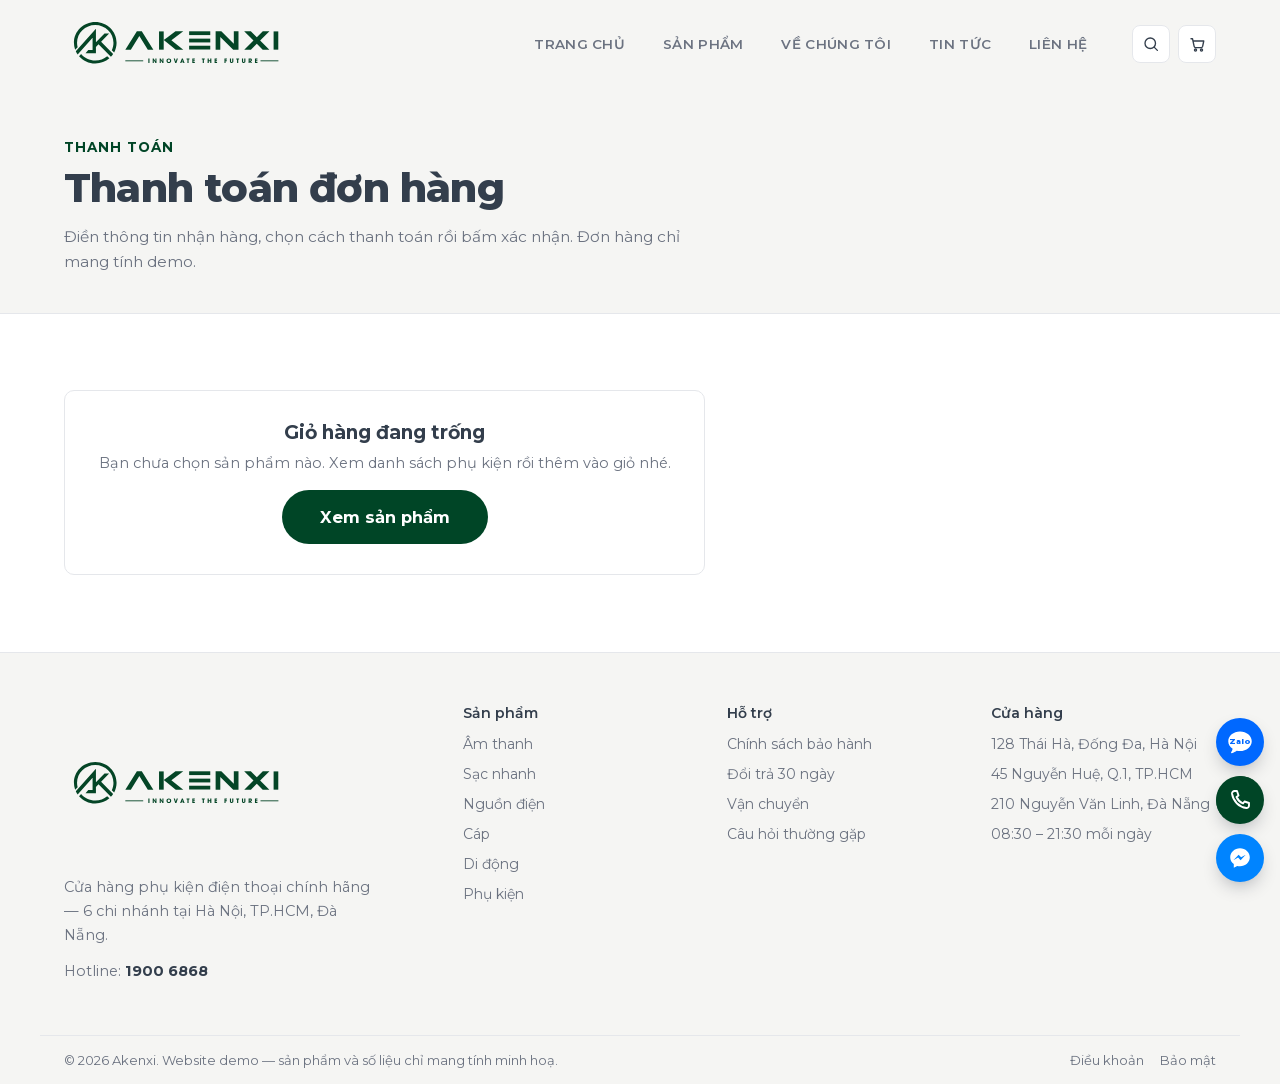
<file: html/thanh-toan.html>
<!DOCTYPE html>
<html lang="vi">
<head>
<meta charset="UTF-8">
<meta name="viewport" content="width=device-width, initial-scale=1">
<title>Thanh toán — Akenxi</title>
<meta name="description" content="Thanh toán đơn hàng tại Akenxi: nhập thông tin nhận hàng, chọn COD, chuyển khoản ngân hàng hoặc Momo.">
<link rel="icon" type="image/png" href="images/logo2.png">
<link rel="stylesheet" href="css/style.css">
</head>
<body>

  <header class="site-header" id="siteHeader">
    <div class="container header-inner">
      <a class="logo" href="index.html">
        <img class="logo-img" src="images/LOGO AKENXI.svg" alt="AKENXI" width="433" height="100">
      </a>

      <nav class="main-nav" id="mainNav" aria-label="Menu chính">
        <ul>
          <li><a href="index.html">Trang chủ</a></li>
          <li class="has-dropdown"><a href="san-pham.html">Sản phẩm</a><ul class="product-dropdown"><li><a href="san-pham.html?cat=Âm thanh">Âm thanh</a></li><li><a href="san-pham.html?cat=Sạc nhanh">Sạc nhanh</a></li><li><a href="san-pham.html?cat=Nguồn điện">Nguồn điện</a></li><li><a href="san-pham.html?cat=Cáp">Cáp</a></li><li><a href="san-pham.html?cat=Di động">Di động</a></li><li><a href="san-pham.html?cat=Phụ kiện">Phụ kiện</a></li></ul></li>
          <li><a href="ve-chung-toi.html">Về chúng tôi</a></li>
          <li><a href="tin-tuc.html">Tin tức</a></li>
          <li><a href="lien-he.html">Liên hệ</a></li>
        </ul>
      </nav>

      <div class="header-actions">
        <button class="icon-btn" type="button" aria-label="Tìm kiếm">
          <svg viewBox="0 0 24 24" fill="none" stroke="currentColor" stroke-width="1.8" stroke-linecap="round">
            <circle cx="11" cy="11" r="7"></circle><path d="m16.5 16.5 4 4"></path>
          </svg>
        </button>
        <button class="icon-btn" type="button" aria-label="Giỏ hàng" data-cart-open>
          <svg viewBox="0 0 24 24" fill="none" stroke="currentColor" stroke-width="1.8" stroke-linecap="round" stroke-linejoin="round">
            <path d="M4 5h2l2.2 10.2a2 2 0 0 0 2 1.6h7.3a2 2 0 0 0 2-1.55L21 8H6.6"></path>
            <circle cx="10" cy="20" r="1.4"></circle><circle cx="18" cy="20" r="1.4"></circle>
          </svg>
          <span class="badge" data-cart-count>0</span>
        </button>
        <button class="nav-toggle" id="navToggle" type="button" aria-label="Mở menu" aria-expanded="false">
          <span></span><span></span><span></span>
        </button>
      </div>
    </div>
  </header>

  <main>

    <!-- ============================== PAGE HERO ============================ -->
    <section class="page-hero">
      <div class="container">
        <p class="page-tag">Thanh toán</p>
        <h1>Thanh toán đơn hàng</h1>
        <p class="page-sub">Điền thông tin nhận hàng, chọn cách thanh toán rồi bấm xác nhận. Đơn hàng chỉ mang tính demo.</p>
      </div>
    </section>

    <section class="section">
      <div class="container checkout">
        <div class="checkout-main">
          <div class="checkout-empty" data-checkout-empty hidden>
            <h2>Giỏ hàng đang trống</h2>
            <p>Bạn chưa chọn sản phẩm nào. Xem danh sách phụ kiện rồi thêm vào giỏ nhé.</p>
            <a class="btn btn-primary" href="san-pham.html">Xem sản phẩm</a>
          </div>

          <form class="checkout-form" data-checkout-form novalidate>
            <h2>Thông tin nhận hàng</h2>

            <div class="field-row">
              <label class="field">
                <span>Họ và tên *</span>
                <input type="text" name="name" placeholder="Nguyễn Văn A" autocomplete="name" required>
              </label>
              <label class="field">
                <span>Số điện thoại *</span>
                <input type="tel" name="phone" placeholder="09xx xxx xxx" autocomplete="tel" required>
              </label>
            </div>

            <div class="field-row">
              <label class="field">
                <span>Tỉnh / Thành phố *</span>
                <select name="province" data-province required>
                  <option value="">Đang tải danh sách…</option>
                </select>
              </label>
              <label class="field">
                <span>Phường / Xã *</span>
                <select name="ward" data-ward required disabled>
                  <option value="">Chọn tỉnh/thành trước</option>
                </select>
              </label>
            </div>

            <label class="field">
              <span>Địa chỉ cụ thể *</span>
              <input type="text" name="address" placeholder="Số nhà, tên đường, toà nhà…" autocomplete="street-address" required>
            </label>

            <label class="field">
              <span>Ghi chú cho người giao hàng</span>
              <textarea name="note" rows="3" placeholder="Ví dụ: gọi trước khi tới, giao giờ hành chính…"></textarea>
            </label>

            <h2 class="pay-title">Phương thức thanh toán</h2>

            <div class="pay-list">
              <label class="pay-option">
                <input type="radio" name="payment" value="cod" checked>
                <span class="pay-box">
                  <span class="pay-ico">
                    <svg viewBox="0 0 24 24" fill="none" stroke="currentColor" stroke-width="1.7" stroke-linecap="round" stroke-linejoin="round">
                      <rect x="2.5" y="6" width="19" height="12" rx="2.5"></rect><circle cx="12" cy="12" r="2.6"></circle><path d="M6 12h.01M18 12h.01"></path>
                    </svg>
                  </span>
                  <span class="pay-text">
                    <strong>Chuyển tiền khi nhận hàng</strong>
                    <span>Kiểm tra hàng rồi trả tiền mặt cho shipper (COD).</span>
                  </span>
                </span>
              </label>

              <label class="pay-option">
                <input type="radio" name="payment" value="bank">
                <span class="pay-box">
                  <span class="pay-ico">
                    <svg viewBox="0 0 24 24" fill="none" stroke="currentColor" stroke-width="1.7" stroke-linecap="round" stroke-linejoin="round">
                      <path d="M3 9.5 12 4l9 5.5"></path><path d="M5 10v9h14v-9"></path><path d="M3 19h18"></path><path d="M9.5 19v-5h5v5"></path>
                    </svg>
                  </span>
                  <span class="pay-text">
                    <strong>Chuyển khoản qua thẻ ngân hàng</strong>
                    <span>Chuyển trước rồi bấm xác nhận, đơn được đóng gói ngay.</span>
                  </span>
                </span>
              </label>

              <label class="pay-option">
                <input type="radio" name="payment" value="momo">
                <span class="pay-box">
                  <span class="pay-ico">
                    <svg viewBox="0 0 24 24" fill="none" stroke="currentColor" stroke-width="1.7" stroke-linecap="round" stroke-linejoin="round">
                      <rect x="5" y="2.5" width="14" height="19" rx="3"></rect><path d="M9 6.5h6"></path><circle cx="12" cy="13" r="2.5"></circle><path d="M10 18h4"></path>
                    </svg>
                  </span>
                  <span class="pay-text">
                    <strong>Chuyển khoản qua Momo</strong>
                    <span>Chuyển tới số ví Momo của cửa hàng.</span>
                  </span>
                </span>
              </label>
            </div>

            <div class="pay-detail" data-pay-detail="cod">
              <p>Shipper thu tiền khi giao. Vui lòng chuẩn bị đủ số tiền của đơn hàng, phí giao hàng đang miễn phí.</p>
            </div>

            <div class="pay-detail" data-pay-detail="bank" hidden>
              <div class="pay-qr">
                <img src="images/qr-bank.svg" alt="Mã QR chuyển khoản ngân hàng" width="180" height="180">
                <div class="pay-qr-info">
                  <p><b>Ngân hàng:</b> Vietcombank — CN Hà Nội</p>
                  <p><b>Số tài khoản:</b> 0123 456 789</p>
                  <p><b>Chủ tài khoản:</b> CONG TY TNHH AKENXI</p>
                </div>
              </div>
            </div>

            <div class="pay-detail" data-pay-detail="momo" hidden>
              <div class="pay-qr">
                <img src="images/qr-momo.svg" alt="Mã QR ví Momo" width="180" height="180">
                <div class="pay-qr-info">
                  <p><b>Ví Momo:</b> 0912 345 678</p>
                  <p><b>Tên ví:</b> AKENXI STORE</p>
                </div>
              </div>
            </div>

            <label class="pay-confirm" data-pay-confirm hidden>
              <input type="checkbox" name="paid">
              <span>Tôi đã thanh toán</span>
            </label>

            <p class="form-error" data-error hidden></p>

            <button class="btn btn-primary checkout-submit" type="submit">
              <svg viewBox="0 0 24 24" fill="none" stroke="currentColor" stroke-width="2" stroke-linecap="round" stroke-linejoin="round" aria-hidden="true">
                <path d="M4 12.5l5 5L20 6.5"></path>
              </svg>
              Xác nhận
            </button>
          </form>

          <div class="checkout-done" data-checkout-done hidden>
            <div class="done-ico">
              <svg viewBox="0 0 24 24" fill="none" stroke="currentColor" stroke-width="2" stroke-linecap="round" stroke-linejoin="round">
                <path d="M4 12.5l5 5L20 6.5"></path>
              </svg>
            </div>
            <h2>Đã ghi nhận thanh toán</h2>
            <p class="done-sub">Cảm ơn bạn. Akenxi sẽ gọi xác nhận trong 30 phút giờ hành chính.</p>
            <dl class="done-info" data-done-info></dl>
            <div class="done-actions">
              <a class="btn btn-primary" href="san-pham.html">Tiếp tục mua hàng</a>
              <a class="btn btn-ghost" href="index.html">Về trang chủ</a>
            </div>
          </div>
        </div>

        <aside class="checkout-summary" data-checkout-summary>
          <h2>Đơn hàng</h2>
          <div class="order-items" data-order-items></div>
          <dl class="order-total">
            <div><dt>Tạm tính</dt><dd data-order-subtotal>0₫</dd></div>
            <div><dt>Phí giao hàng</dt><dd class="free">Miễn phí</dd></div>
            <div class="grand"><dt>Tổng cộng</dt><dd data-order-grand>0₫</dd></div>
          </dl>
        </aside>
      </div>
    </section>

  </main>

<footer class="site-footer">
    <div class="container footer-top">
      <div class="footer-brand">
        <a class="logo" href="index.html">
          <img class="logo-img" src="images/LOGO AKENXI.svg" alt="AKENXI" width="433" height="100">
        </a>
        <p>Cửa hàng phụ kiện điện thoại chính hãng — 6 chi nhánh tại Hà Nội, TP.HCM, Đà Nẵng.</p>
        <p class="footer-hotline">Hotline: <b>1900 6868</b></p>
      </div>

      <div class="footer-col">
        <h4>Sản phẩm</h4>
        <ul>
          <li><a href="san-pham.html?cat=Âm thanh">Âm thanh</a></li>
          <li><a href="san-pham.html?cat=Sạc nhanh">Sạc nhanh</a></li>
          <li><a href="san-pham.html?cat=Nguồn điện">Nguồn điện</a></li>
          <li><a href="san-pham.html?cat=Cáp">Cáp</a></li>
          <li><a href="san-pham.html?cat=Di động">Di động</a></li>
          <li><a href="san-pham.html?cat=Phụ kiện">Phụ kiện</a></li>
        </ul>
      </div>

      <div class="footer-col">
        <h4>Hỗ trợ</h4>
        <ul>
          <li><a href="lien-he.html">Chính sách bảo hành</a></li>
          <li><a href="lien-he.html">Đổi trả 30 ngày</a></li>
          <li><a href="lien-he.html">Vận chuyển</a></li>
          <li><a href="lien-he.html">Câu hỏi thường gặp</a></li>
        </ul>
      </div>

      <div class="footer-col">
        <h4>Cửa hàng</h4>
        <ul>
          <li>128 Thái Hà, Đống Đa, Hà Nội</li>
          <li>45 Nguyễn Huệ, Q.1, TP.HCM</li>
          <li>210 Nguyễn Văn Linh, Đà Nẵng</li>
          <li>08:30 – 21:30 mỗi ngày</li>
        </ul>
      </div>
    </div>

    <div class="container footer-bottom">
      <p>© 2026 Akenxi. Website demo — sản phẩm và số liệu chỉ mang tính minh hoạ.</p>
      <ul class="footer-legal">
        <li><a href="lien-he.html">Điều khoản</a></li>
        <li><a href="lien-he.html">Bảo mật</a></li>
      </ul>
    </div>
  </footer>

  <!-- Liên hệ nhanh cố định góc phải -->
  <div class="quick-contact" aria-label="Liên hệ nhanh">
    <a class="qc-btn qc-zalo" href="https://zalo.me/1900686868" target="_blank" rel="noopener" title="Chat Zalo">
      <span class="qc-ico" aria-hidden="true">
        <svg viewBox="0 0 48 48">
          <path fill="#fff" d="M24 7C13.6 7 5.2 14 5.2 22.6c0 4.9 2.7 9.3 7 12.2-.3 2-1.1 4-2.4 5.7-.5.7.2 1.6 1 1.3 3.3-1.1 6-2.6 7.9-4 1.6.4 3.4.6 5.3.6 10.4 0 18.8-7 18.8-15.8S34.4 7 24 7z"/>
          <text x="24" y="27.5" text-anchor="middle" font-family="__SvnMontFont_81fb87, Helvetica, Arial, sans-serif" font-size="12.5" font-weight="800" fill="#0068ff">Zalo</text>
        </svg>
      </span>
      <span class="qc-label">Zalo</span>
    </a>
    <a class="qc-btn qc-phone" href="tel:19006868" title="Gọi 1900 6868">
      <span class="qc-ico" aria-hidden="true">
        <svg viewBox="0 0 24 24" fill="none" stroke="currentColor" stroke-width="1.9" stroke-linecap="round" stroke-linejoin="round">
          <path d="M21 15v2.5a2.5 2.5 0 0 1-2.7 2.5A17 17 0 0 1 4 5.7 2.5 2.5 0 0 1 6.5 3H9l1.5 4.5-2 1.5a12.5 12.5 0 0 0 6.5 6.5l1.5-2z"></path>
        </svg>
      </span>
      <span class="qc-label">1900 6868</span>
    </a>
    <a class="qc-btn qc-mess" href="https://m.me/akenxi" target="_blank" rel="noopener" title="Chat Messenger">
      <span class="qc-ico" aria-hidden="true">
        <svg viewBox="0 0 24 24" fill="currentColor">
          <path d="M12 2.2c-5.4 0-9.8 4-9.8 9 0 2.8 1.4 5.3 3.6 6.9v3.7l3.4-1.9c.9.2 1.8.4 2.8.4 5.4 0 9.8-4 9.8-9s-4.4-9.1-9.8-9.1zm.6 12-2.5-2.6-4.7 2.6 5.2-5.5 2.5 2.5 4.6-2.5-5.1 5.5z"></path>
        </svg>
      </span>
      <span class="qc-label">Messenger</span>
    </a>
  </div>

  <!-- Giỏ hàng -->
  <div class="cart-overlay" data-cart-overlay hidden></div>

  <aside class="cart-drawer" data-cart-drawer aria-label="Giỏ hàng" aria-hidden="true" hidden>
    <div class="cart-head">
      <h2>Giỏ hàng <span class="cart-head-count" data-cart-count>0</span></h2>
      <button class="cart-close" type="button" data-cart-close aria-label="Đóng giỏ hàng">
        <svg viewBox="0 0 24 24" fill="none" stroke="currentColor" stroke-width="2" stroke-linecap="round">
          <path d="M6 6l12 12M18 6L6 18"></path>
        </svg>
      </button>
    </div>

    <div class="cart-body" data-cart-items></div>

    <div class="cart-foot">
      <div class="cart-total"><span>Tổng tiền</span><strong data-cart-total>0₫</strong></div>
      <button class="btn btn-primary" type="button" data-cart-checkout>Thanh toán</button>
      <p class="cart-note">Demo — chưa gắn cổng thanh toán.</p>
    </div>
  </aside>

  <div class="toast" data-toast hidden></div>

  <script src="js/ui.js" defer></script>
  <script src="js/cart.js" defer></script>
  <script src="js/checkout.js" defer></script>
</body>
</html>
</file>
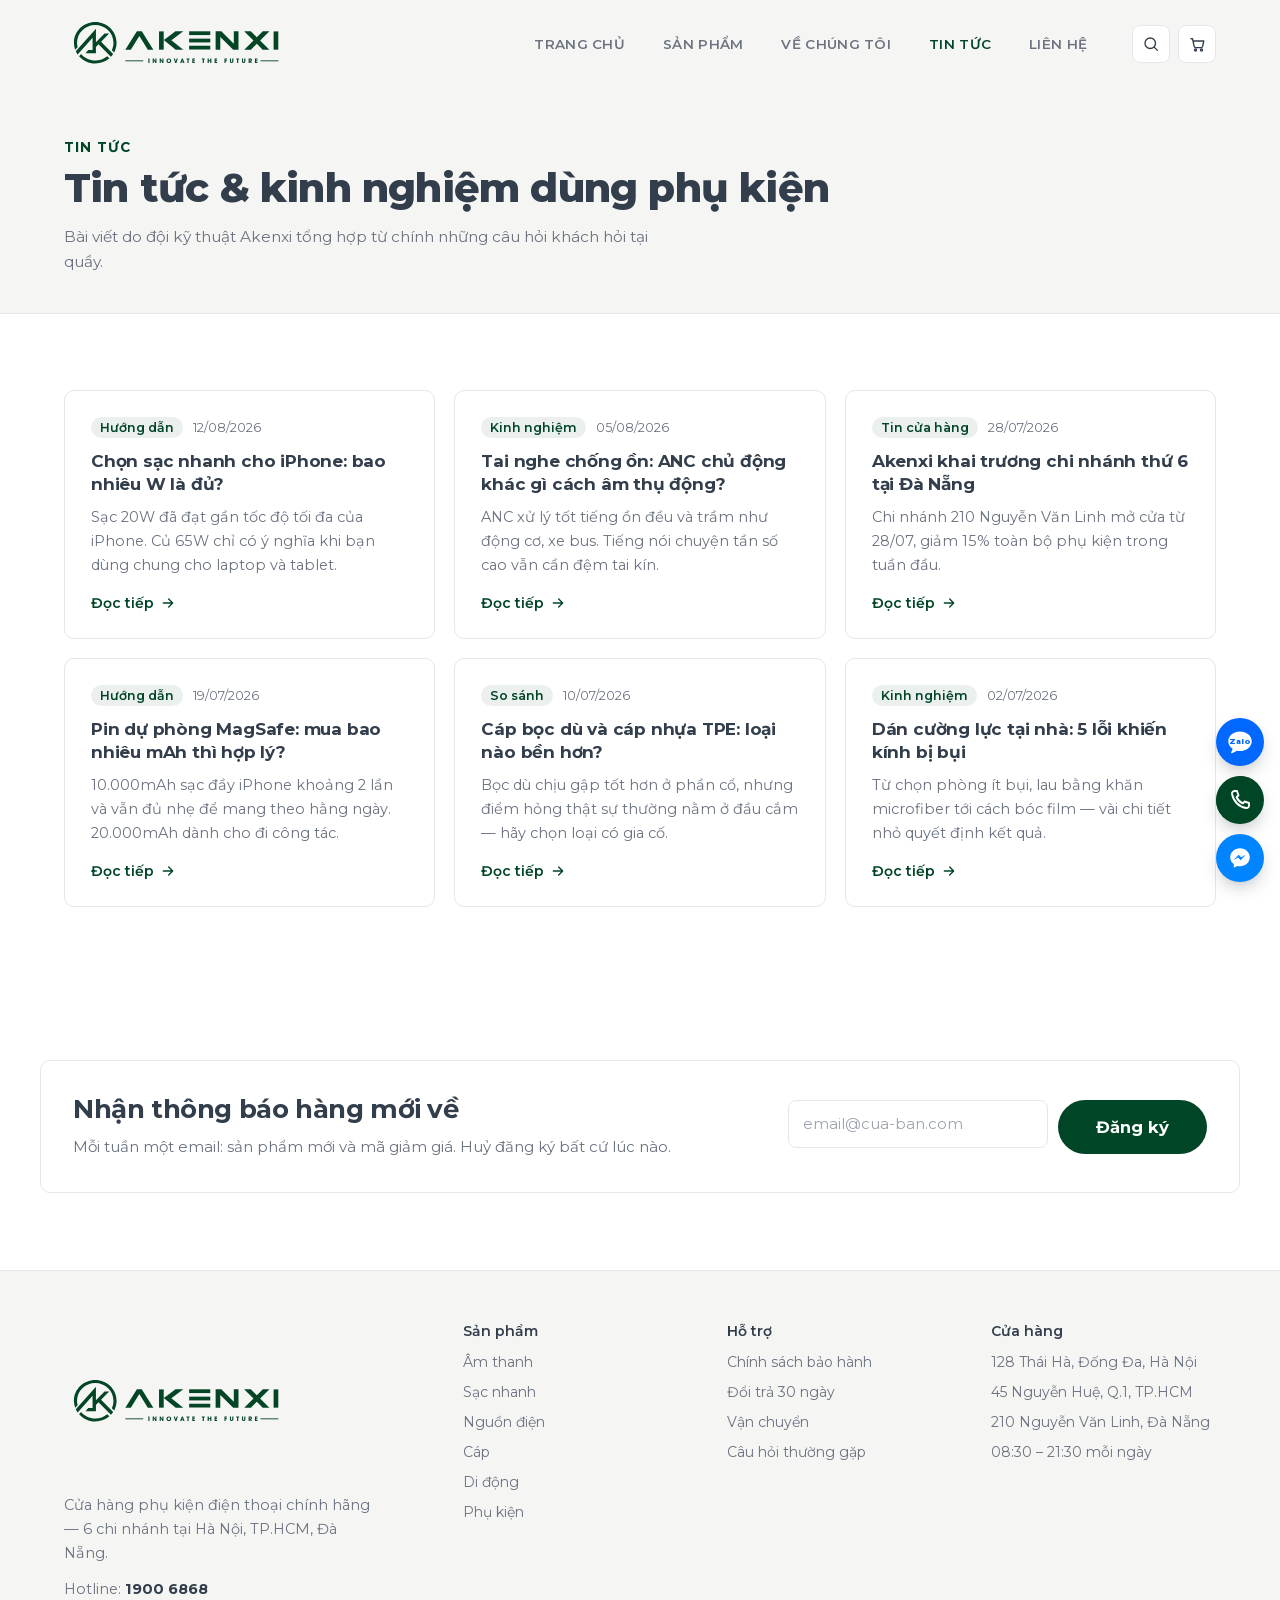
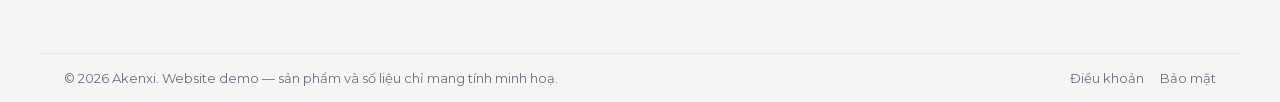
<file: html/tin-tuc.html>
<!DOCTYPE html>
<html lang="vi">
<head>
<meta charset="UTF-8">
<meta name="viewport" content="width=device-width, initial-scale=1">
<title>Tin tức — Akenxi</title>
<meta name="description" content="Tin tức và kinh nghiệm chọn phụ kiện điện thoại: sạc nhanh, tai nghe chống ồn, pin dự phòng, cường lực.">
<link rel="icon" type="image/png" href="images/logo2.png">
<link rel="stylesheet" href="css/style.css">
</head>
<body>

  <header class="site-header" id="siteHeader">
    <div class="container header-inner">
      <a class="logo" href="index.html">
        <img class="logo-img" src="images/LOGO AKENXI.svg" alt="AKENXI" width="433" height="100">
      </a>

      <nav class="main-nav" id="mainNav" aria-label="Menu chính">
        <ul>
          <li><a href="index.html">Trang chủ</a></li>
          <li class="has-dropdown"><a href="san-pham.html">Sản phẩm</a><ul class="product-dropdown"><li><a href="san-pham.html?cat=Âm thanh">Âm thanh</a></li><li><a href="san-pham.html?cat=Sạc nhanh">Sạc nhanh</a></li><li><a href="san-pham.html?cat=Nguồn điện">Nguồn điện</a></li><li><a href="san-pham.html?cat=Cáp">Cáp</a></li><li><a href="san-pham.html?cat=Di động">Di động</a></li><li><a href="san-pham.html?cat=Phụ kiện">Phụ kiện</a></li></ul></li>
          <li><a href="ve-chung-toi.html">Về chúng tôi</a></li>
          <li><a href="tin-tuc.html" class="is-active" aria-current="page">Tin tức</a></li>
          <li><a href="lien-he.html">Liên hệ</a></li>
        </ul>
      </nav>

      <div class="header-actions">
        <button class="icon-btn" type="button" aria-label="Tìm kiếm">
          <svg viewBox="0 0 24 24" fill="none" stroke="currentColor" stroke-width="1.8" stroke-linecap="round">
            <circle cx="11" cy="11" r="7"></circle><path d="m16.5 16.5 4 4"></path>
          </svg>
        </button>
        <button class="icon-btn" type="button" aria-label="Giỏ hàng" data-cart-open>
          <svg viewBox="0 0 24 24" fill="none" stroke="currentColor" stroke-width="1.8" stroke-linecap="round" stroke-linejoin="round">
            <path d="M4 5h2l2.2 10.2a2 2 0 0 0 2 1.6h7.3a2 2 0 0 0 2-1.55L21 8H6.6"></path>
            <circle cx="10" cy="20" r="1.4"></circle><circle cx="18" cy="20" r="1.4"></circle>
          </svg>
          <span class="badge" data-cart-count>0</span>
        </button>
        <button class="nav-toggle" id="navToggle" type="button" aria-label="Mở menu" aria-expanded="false">
          <span></span><span></span><span></span>
        </button>
      </div>
    </div>
  </header>

  <main>

    <!-- ============================== PAGE HERO ============================ -->
    <section class="page-hero">
      <div class="container">
        <p class="page-tag">Tin tức</p>
        <h1>Tin tức &amp; kinh nghiệm dùng phụ kiện</h1>
        <p class="page-sub">Bài viết do đội kỹ thuật Akenxi tổng hợp từ chính những câu hỏi khách hỏi tại quầy.</p>
      </div>
    </section>

    <section class="section">
      <div class="container">
        <div class="post-grid">
          <article class="post-card reveal">
            <div class="post-meta"><span class="post-cat">Hướng dẫn</span><time>12/08/2026</time></div>
            <h3>Chọn sạc nhanh cho iPhone: bao nhiêu W là đủ?</h3>
            <p>Sạc 20W đã đạt gần tốc độ tối đa của iPhone. Củ 65W chỉ có ý nghĩa khi bạn dùng chung cho laptop và tablet.</p>
            <span class="post-more">Đọc tiếp
              <svg viewBox="0 0 24 24" fill="none" stroke="currentColor" stroke-width="2" stroke-linecap="round" stroke-linejoin="round"><path d="M5 12h13m-5-6 6 6-6 6"></path></svg>
            </span>
          </article>
          <article class="post-card reveal">
            <div class="post-meta"><span class="post-cat">Kinh nghiệm</span><time>05/08/2026</time></div>
            <h3>Tai nghe chống ồn: ANC chủ động khác gì cách âm thụ động?</h3>
            <p>ANC xử lý tốt tiếng ồn đều và trầm như động cơ, xe bus. Tiếng nói chuyện tần số cao vẫn cần đệm tai kín.</p>
            <span class="post-more">Đọc tiếp
              <svg viewBox="0 0 24 24" fill="none" stroke="currentColor" stroke-width="2" stroke-linecap="round" stroke-linejoin="round"><path d="M5 12h13m-5-6 6 6-6 6"></path></svg>
            </span>
          </article>
          <article class="post-card reveal">
            <div class="post-meta"><span class="post-cat">Tin cửa hàng</span><time>28/07/2026</time></div>
            <h3>Akenxi khai trương chi nhánh thứ 6 tại Đà Nẵng</h3>
            <p>Chi nhánh 210 Nguyễn Văn Linh mở cửa từ 28/07, giảm 15% toàn bộ phụ kiện trong tuần đầu.</p>
            <span class="post-more">Đọc tiếp
              <svg viewBox="0 0 24 24" fill="none" stroke="currentColor" stroke-width="2" stroke-linecap="round" stroke-linejoin="round"><path d="M5 12h13m-5-6 6 6-6 6"></path></svg>
            </span>
          </article>
          <article class="post-card reveal">
            <div class="post-meta"><span class="post-cat">Hướng dẫn</span><time>19/07/2026</time></div>
            <h3>Pin dự phòng MagSafe: mua bao nhiêu mAh thì hợp lý?</h3>
            <p>10.000mAh sạc đầy iPhone khoảng 2 lần và vẫn đủ nhẹ để mang theo hằng ngày. 20.000mAh dành cho đi công tác.</p>
            <span class="post-more">Đọc tiếp
              <svg viewBox="0 0 24 24" fill="none" stroke="currentColor" stroke-width="2" stroke-linecap="round" stroke-linejoin="round"><path d="M5 12h13m-5-6 6 6-6 6"></path></svg>
            </span>
          </article>
          <article class="post-card reveal">
            <div class="post-meta"><span class="post-cat">So sánh</span><time>10/07/2026</time></div>
            <h3>Cáp bọc dù và cáp nhựa TPE: loại nào bền hơn?</h3>
            <p>Bọc dù chịu gập tốt hơn ở phần cổ, nhưng điểm hỏng thật sự thường nằm ở đầu cắm — hãy chọn loại có gia cố.</p>
            <span class="post-more">Đọc tiếp
              <svg viewBox="0 0 24 24" fill="none" stroke="currentColor" stroke-width="2" stroke-linecap="round" stroke-linejoin="round"><path d="M5 12h13m-5-6 6 6-6 6"></path></svg>
            </span>
          </article>
          <article class="post-card reveal">
            <div class="post-meta"><span class="post-cat">Kinh nghiệm</span><time>02/07/2026</time></div>
            <h3>Dán cường lực tại nhà: 5 lỗi khiến kính bị bụi</h3>
            <p>Từ chọn phòng ít bụi, lau bằng khăn microfiber tới cách bóc film — vài chi tiết nhỏ quyết định kết quả.</p>
            <span class="post-more">Đọc tiếp
              <svg viewBox="0 0 24 24" fill="none" stroke="currentColor" stroke-width="2" stroke-linecap="round" stroke-linejoin="round"><path d="M5 12h13m-5-6 6 6-6 6"></path></svg>
            </span>
          </article>
        </div>
      </div>
    </section>
<!-- ============================ NEWSLETTER ============================ -->
    <section class="section news" id="lien-he">
      <div class="container news-inner reveal">
        <div>
          <h2>Nhận thông báo hàng mới về</h2>
          <p>Mỗi tuần một email: sản phẩm mới và mã giảm giá. Huỷ đăng ký bất cứ lúc nào.</p>
        </div>
        <form class="news-form" onsubmit="return false">
          <input type="email" placeholder="email@cua-ban.com" aria-label="Email của bạn" required>
          <button class="btn btn-primary" type="submit">Đăng ký</button>
        </form>
      </div>
    </section>
  </main>

  </main>

<footer class="site-footer">
    <div class="container footer-top">
      <div class="footer-brand">
        <a class="logo" href="index.html">
          <img class="logo-img" src="images/LOGO AKENXI.svg" alt="AKENXI" width="433" height="100">
        </a>
        <p>Cửa hàng phụ kiện điện thoại chính hãng — 6 chi nhánh tại Hà Nội, TP.HCM, Đà Nẵng.</p>
        <p class="footer-hotline">Hotline: <b>1900 6868</b></p>
      </div>

      <div class="footer-col">
        <h4>Sản phẩm</h4>
        <ul>
          <li><a href="san-pham.html?cat=Âm thanh">Âm thanh</a></li>
          <li><a href="san-pham.html?cat=Sạc nhanh">Sạc nhanh</a></li>
          <li><a href="san-pham.html?cat=Nguồn điện">Nguồn điện</a></li>
          <li><a href="san-pham.html?cat=Cáp">Cáp</a></li>
          <li><a href="san-pham.html?cat=Di động">Di động</a></li>
          <li><a href="san-pham.html?cat=Phụ kiện">Phụ kiện</a></li>
        </ul>
      </div>

      <div class="footer-col">
        <h4>Hỗ trợ</h4>
        <ul>
          <li><a href="lien-he.html">Chính sách bảo hành</a></li>
          <li><a href="lien-he.html">Đổi trả 30 ngày</a></li>
          <li><a href="lien-he.html">Vận chuyển</a></li>
          <li><a href="lien-he.html">Câu hỏi thường gặp</a></li>
        </ul>
      </div>

      <div class="footer-col">
        <h4>Cửa hàng</h4>
        <ul>
          <li>128 Thái Hà, Đống Đa, Hà Nội</li>
          <li>45 Nguyễn Huệ, Q.1, TP.HCM</li>
          <li>210 Nguyễn Văn Linh, Đà Nẵng</li>
          <li>08:30 – 21:30 mỗi ngày</li>
        </ul>
      </div>
    </div>

    <div class="container footer-bottom">
      <p>© 2026 Akenxi. Website demo — sản phẩm và số liệu chỉ mang tính minh hoạ.</p>
      <ul class="footer-legal">
        <li><a href="lien-he.html">Điều khoản</a></li>
        <li><a href="lien-he.html">Bảo mật</a></li>
      </ul>
    </div>
  </footer>

  <!-- Liên hệ nhanh cố định góc phải -->
  <div class="quick-contact" aria-label="Liên hệ nhanh">
    <a class="qc-btn qc-zalo" href="https://zalo.me/1900686868" target="_blank" rel="noopener" title="Chat Zalo">
      <span class="qc-ico" aria-hidden="true">
        <svg viewBox="0 0 48 48">
          <path fill="#fff" d="M24 7C13.6 7 5.2 14 5.2 22.6c0 4.9 2.7 9.3 7 12.2-.3 2-1.1 4-2.4 5.7-.5.7.2 1.6 1 1.3 3.3-1.1 6-2.6 7.9-4 1.6.4 3.4.6 5.3.6 10.4 0 18.8-7 18.8-15.8S34.4 7 24 7z"/>
          <text x="24" y="27.5" text-anchor="middle" font-family="__SvnMontFont_81fb87, Helvetica, Arial, sans-serif" font-size="12.5" font-weight="800" fill="#0068ff">Zalo</text>
        </svg>
      </span>
      <span class="qc-label">Zalo</span>
    </a>
    <a class="qc-btn qc-phone" href="tel:19006868" title="Gọi 1900 6868">
      <span class="qc-ico" aria-hidden="true">
        <svg viewBox="0 0 24 24" fill="none" stroke="currentColor" stroke-width="1.9" stroke-linecap="round" stroke-linejoin="round">
          <path d="M21 15v2.5a2.5 2.5 0 0 1-2.7 2.5A17 17 0 0 1 4 5.7 2.5 2.5 0 0 1 6.5 3H9l1.5 4.5-2 1.5a12.5 12.5 0 0 0 6.5 6.5l1.5-2z"></path>
        </svg>
      </span>
      <span class="qc-label">1900 6868</span>
    </a>
    <a class="qc-btn qc-mess" href="https://m.me/akenxi" target="_blank" rel="noopener" title="Chat Messenger">
      <span class="qc-ico" aria-hidden="true">
        <svg viewBox="0 0 24 24" fill="currentColor">
          <path d="M12 2.2c-5.4 0-9.8 4-9.8 9 0 2.8 1.4 5.3 3.6 6.9v3.7l3.4-1.9c.9.2 1.8.4 2.8.4 5.4 0 9.8-4 9.8-9s-4.4-9.1-9.8-9.1zm.6 12-2.5-2.6-4.7 2.6 5.2-5.5 2.5 2.5 4.6-2.5-5.1 5.5z"></path>
        </svg>
      </span>
      <span class="qc-label">Messenger</span>
    </a>
  </div>

  <!-- Giỏ hàng -->
  <div class="cart-overlay" data-cart-overlay hidden></div>

  <aside class="cart-drawer" data-cart-drawer aria-label="Giỏ hàng" aria-hidden="true" hidden>
    <div class="cart-head">
      <h2>Giỏ hàng <span class="cart-head-count" data-cart-count>0</span></h2>
      <button class="cart-close" type="button" data-cart-close aria-label="Đóng giỏ hàng">
        <svg viewBox="0 0 24 24" fill="none" stroke="currentColor" stroke-width="2" stroke-linecap="round">
          <path d="M6 6l12 12M18 6L6 18"></path>
        </svg>
      </button>
    </div>

    <div class="cart-body" data-cart-items></div>

    <div class="cart-foot">
      <div class="cart-total"><span>Tổng tiền</span><strong data-cart-total>0₫</strong></div>
      <button class="btn btn-primary" type="button" data-cart-checkout>Thanh toán</button>
      <p class="cart-note">Demo — chưa gắn cổng thanh toán.</p>
    </div>
  </aside>

  <div class="toast" data-toast hidden></div>

  <script src="js/ui.js" defer></script>
  <script src="js/cart.js" defer></script>
</body>
</html>
</file>
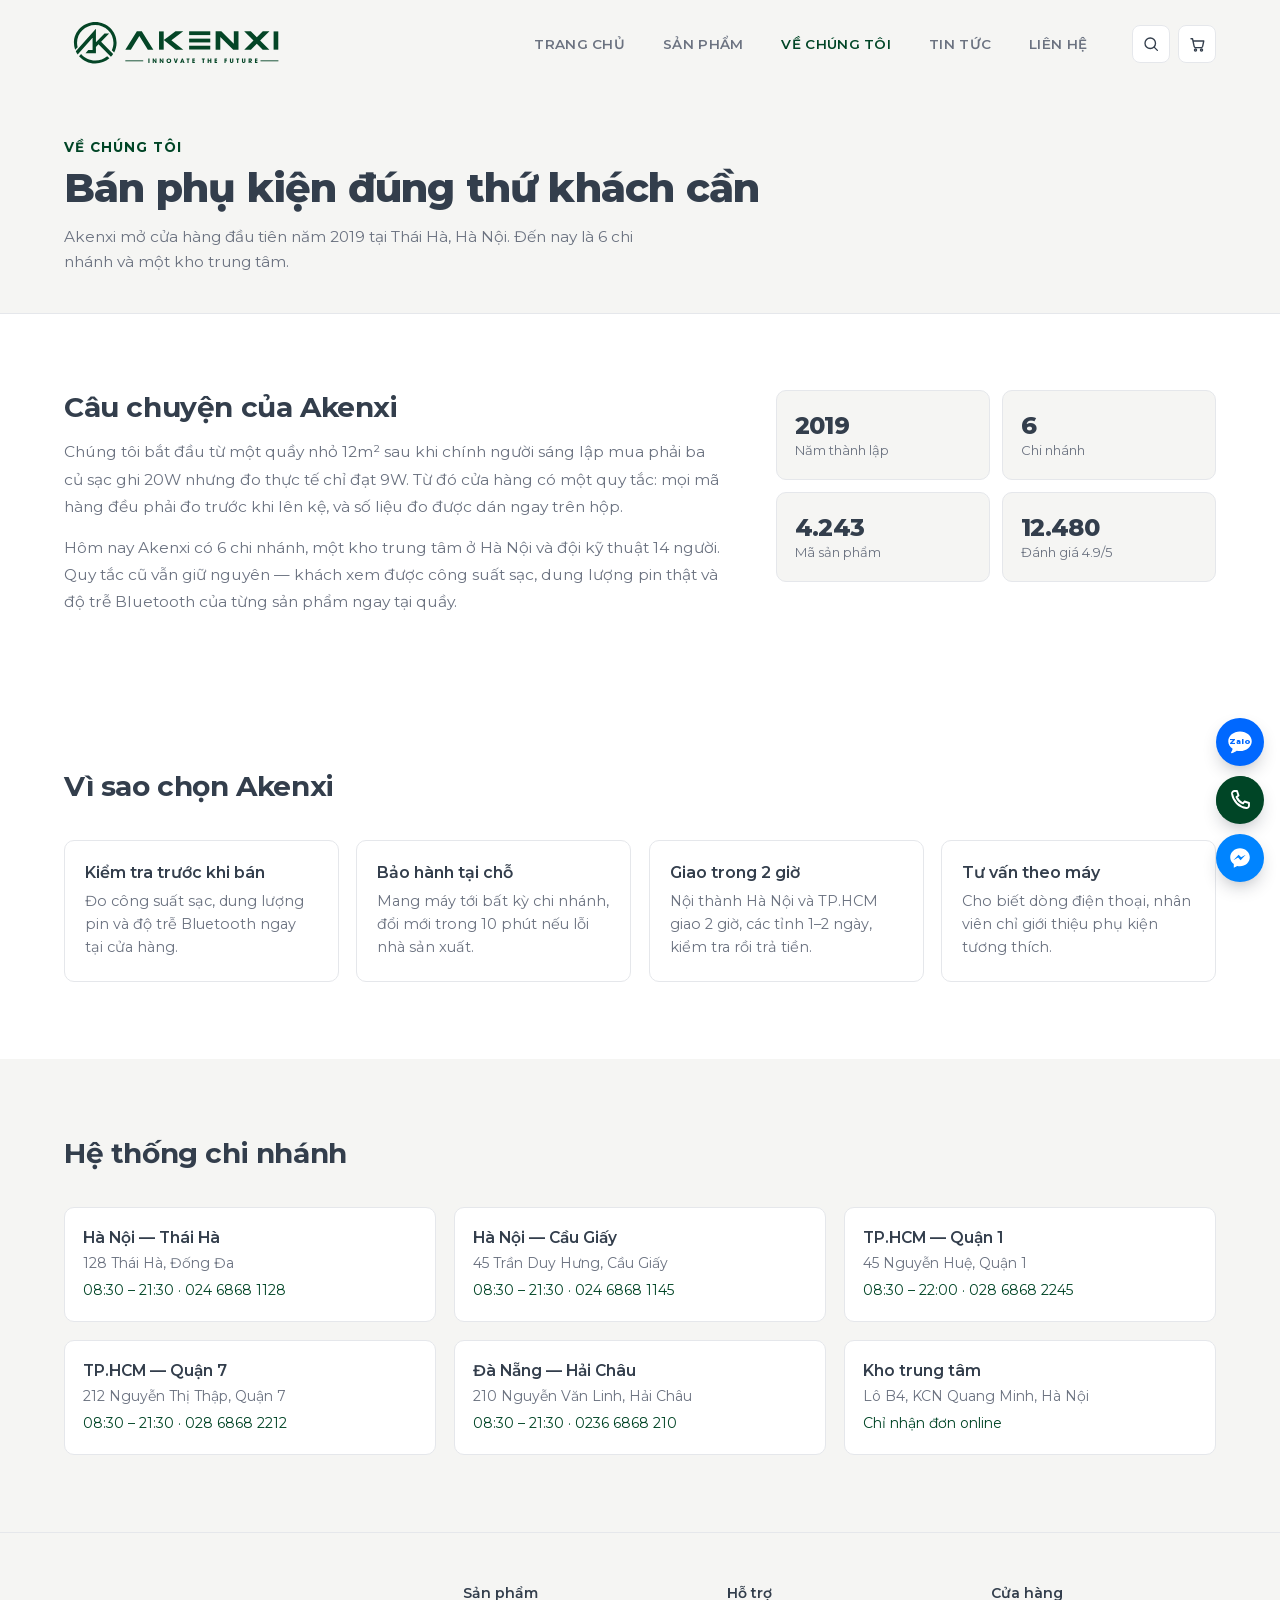
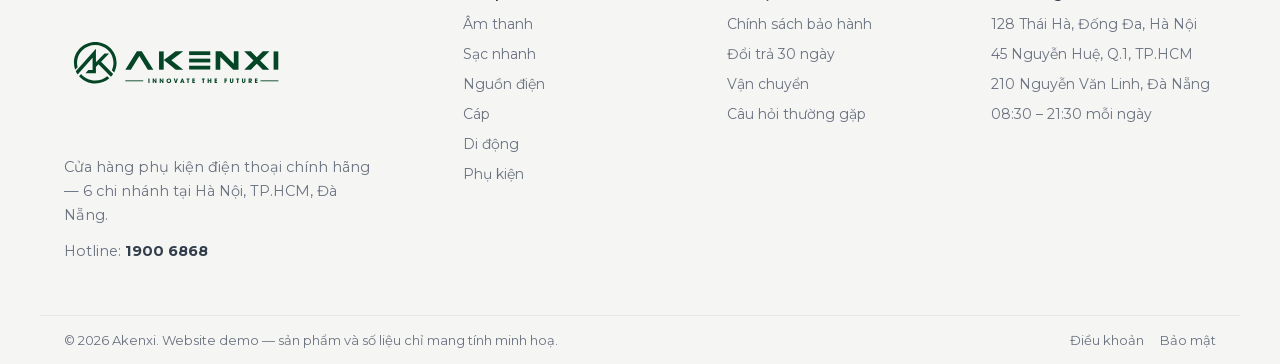
<file: html/ve-chung-toi.html>
<!DOCTYPE html>
<html lang="vi">
<head>
<meta charset="UTF-8">
<meta name="viewport" content="width=device-width, initial-scale=1">
<title>Về chúng tôi — Akenxi</title>
<meta name="description" content="Akenxi: cửa hàng phụ kiện điện thoại chính hãng từ 2019, 6 chi nhánh, mọi sản phẩm đều được đo kiểm trước khi lên kệ.">
<link rel="icon" type="image/png" href="images/logo2.png">
<link rel="stylesheet" href="css/style.css">
</head>
<body>

  <header class="site-header" id="siteHeader">
    <div class="container header-inner">
      <a class="logo" href="index.html">
        <img class="logo-img" src="images/LOGO AKENXI.svg" alt="AKENXI" width="433" height="100">
      </a>

      <nav class="main-nav" id="mainNav" aria-label="Menu chính">
        <ul>
          <li><a href="index.html">Trang chủ</a></li>
          <li class="has-dropdown"><a href="san-pham.html">Sản phẩm</a><ul class="product-dropdown"><li><a href="san-pham.html?cat=Âm thanh">Âm thanh</a></li><li><a href="san-pham.html?cat=Sạc nhanh">Sạc nhanh</a></li><li><a href="san-pham.html?cat=Nguồn điện">Nguồn điện</a></li><li><a href="san-pham.html?cat=Cáp">Cáp</a></li><li><a href="san-pham.html?cat=Di động">Di động</a></li><li><a href="san-pham.html?cat=Phụ kiện">Phụ kiện</a></li></ul></li>
          <li><a href="ve-chung-toi.html" class="is-active" aria-current="page">Về chúng tôi</a></li>
          <li><a href="tin-tuc.html">Tin tức</a></li>
          <li><a href="lien-he.html">Liên hệ</a></li>
        </ul>
      </nav>

      <div class="header-actions">
        <button class="icon-btn" type="button" aria-label="Tìm kiếm">
          <svg viewBox="0 0 24 24" fill="none" stroke="currentColor" stroke-width="1.8" stroke-linecap="round">
            <circle cx="11" cy="11" r="7"></circle><path d="m16.5 16.5 4 4"></path>
          </svg>
        </button>
        <button class="icon-btn" type="button" aria-label="Giỏ hàng" data-cart-open>
          <svg viewBox="0 0 24 24" fill="none" stroke="currentColor" stroke-width="1.8" stroke-linecap="round" stroke-linejoin="round">
            <path d="M4 5h2l2.2 10.2a2 2 0 0 0 2 1.6h7.3a2 2 0 0 0 2-1.55L21 8H6.6"></path>
            <circle cx="10" cy="20" r="1.4"></circle><circle cx="18" cy="20" r="1.4"></circle>
          </svg>
          <span class="badge" data-cart-count>0</span>
        </button>
        <button class="nav-toggle" id="navToggle" type="button" aria-label="Mở menu" aria-expanded="false">
          <span></span><span></span><span></span>
        </button>
      </div>
    </div>
  </header>

  <main>

    <!-- ============================== PAGE HERO ============================ -->
    <section class="page-hero">
      <div class="container">
        <p class="page-tag">Về chúng tôi</p>
        <h1>Bán phụ kiện đúng thứ khách cần</h1>
        <p class="page-sub">Akenxi mở cửa hàng đầu tiên năm 2019 tại Thái Hà, Hà Nội. Đến nay là 6 chi nhánh và một kho trung tâm.</p>
      </div>
    </section>

    <section class="section">
      <div class="container about-grid">
        <div class="about-text reveal">
          <h2>Câu chuyện của Akenxi</h2>
          <p>
            Chúng tôi bắt đầu từ một quầy nhỏ 12m² sau khi chính người sáng lập mua phải ba củ sạc
            ghi 20W nhưng đo thực tế chỉ đạt 9W. Từ đó cửa hàng có một quy tắc: mọi mã hàng đều
            phải đo trước khi lên kệ, và số liệu đo được dán ngay trên hộp.
          </p>
          <p>
            Hôm nay Akenxi có 6 chi nhánh, một kho trung tâm ở Hà Nội và đội kỹ thuật 14 người.
            Quy tắc cũ vẫn giữ nguyên — khách xem được công suất sạc, dung lượng pin thật và độ trễ
            Bluetooth của từng sản phẩm ngay tại quầy.
          </p>
        </div>

        <ul class="about-stats reveal">
          <li><strong>2019</strong><span>Năm thành lập</span></li>
          <li><strong>6</strong><span>Chi nhánh</span></li>
          <li><strong>4.243</strong><span>Mã sản phẩm</span></li>
          <li><strong>12.480</strong><span>Đánh giá 4.9/5</span></li>
        </ul>
      </div>
    </section>
<!-- ============================= ƯU ĐIỂM ============================== -->
    <section class="section" id="uu-diem">
      <div class="container">
        <div class="section-head reveal">
          <h2>Vì sao chọn Akenxi</h2>
        </div>

        <div class="feat-grid">
          <div class="feat-card reveal">
            <h3>Kiểm tra trước khi bán</h3>
            <p>Đo công suất sạc, dung lượng pin và độ trễ Bluetooth ngay tại cửa hàng.</p>
          </div>
          <div class="feat-card reveal">
            <h3>Bảo hành tại chỗ</h3>
            <p>Mang máy tới bất kỳ chi nhánh, đổi mới trong 10 phút nếu lỗi nhà sản xuất.</p>
          </div>
          <div class="feat-card reveal">
            <h3>Giao trong 2 giờ</h3>
            <p>Nội thành Hà Nội và TP.HCM giao 2 giờ, các tỉnh 1–2 ngày, kiểm tra rồi trả tiền.</p>
          </div>
          <div class="feat-card reveal">
            <h3>Tư vấn theo máy</h3>
            <p>Cho biết dòng điện thoại, nhân viên chỉ giới thiệu phụ kiện tương thích.</p>
          </div>
        </div>
      </div>
    </section>

    <section class="section section-alt">
      <div class="container">
        <div class="section-head reveal">
          <h2>Hệ thống chi nhánh</h2>
        </div>

        <div class="branch-grid">
          <div class="branch-card reveal">
            <h3>Hà Nội — Thái Hà</h3>
            <p>128 Thái Hà, Đống Đa</p>
            <p class="branch-time">08:30 – 21:30 · 024 6868 1128</p>
          </div>
          <div class="branch-card reveal">
            <h3>Hà Nội — Cầu Giấy</h3>
            <p>45 Trần Duy Hưng, Cầu Giấy</p>
            <p class="branch-time">08:30 – 21:30 · 024 6868 1145</p>
          </div>
          <div class="branch-card reveal">
            <h3>TP.HCM — Quận 1</h3>
            <p>45 Nguyễn Huệ, Quận 1</p>
            <p class="branch-time">08:30 – 22:00 · 028 6868 2245</p>
          </div>
          <div class="branch-card reveal">
            <h3>TP.HCM — Quận 7</h3>
            <p>212 Nguyễn Thị Thập, Quận 7</p>
            <p class="branch-time">08:30 – 21:30 · 028 6868 2212</p>
          </div>
          <div class="branch-card reveal">
            <h3>Đà Nẵng — Hải Châu</h3>
            <p>210 Nguyễn Văn Linh, Hải Châu</p>
            <p class="branch-time">08:30 – 21:30 · 0236 6868 210</p>
          </div>
          <div class="branch-card reveal">
            <h3>Kho trung tâm</h3>
            <p>Lô B4, KCN Quang Minh, Hà Nội</p>
            <p class="branch-time">Chỉ nhận đơn online</p>
          </div>
        </div>
      </div>
    </section>

  </main>

<footer class="site-footer">
    <div class="container footer-top">
      <div class="footer-brand">
        <a class="logo" href="index.html">
          <img class="logo-img" src="images/LOGO AKENXI.svg" alt="AKENXI" width="433" height="100">
        </a>
        <p>Cửa hàng phụ kiện điện thoại chính hãng — 6 chi nhánh tại Hà Nội, TP.HCM, Đà Nẵng.</p>
        <p class="footer-hotline">Hotline: <b>1900 6868</b></p>
      </div>

      <div class="footer-col">
        <h4>Sản phẩm</h4>
        <ul>
          <li><a href="san-pham.html?cat=Âm thanh">Âm thanh</a></li>
          <li><a href="san-pham.html?cat=Sạc nhanh">Sạc nhanh</a></li>
          <li><a href="san-pham.html?cat=Nguồn điện">Nguồn điện</a></li>
          <li><a href="san-pham.html?cat=Cáp">Cáp</a></li>
          <li><a href="san-pham.html?cat=Di động">Di động</a></li>
          <li><a href="san-pham.html?cat=Phụ kiện">Phụ kiện</a></li>
        </ul>
      </div>

      <div class="footer-col">
        <h4>Hỗ trợ</h4>
        <ul>
          <li><a href="lien-he.html">Chính sách bảo hành</a></li>
          <li><a href="lien-he.html">Đổi trả 30 ngày</a></li>
          <li><a href="lien-he.html">Vận chuyển</a></li>
          <li><a href="lien-he.html">Câu hỏi thường gặp</a></li>
        </ul>
      </div>

      <div class="footer-col">
        <h4>Cửa hàng</h4>
        <ul>
          <li>128 Thái Hà, Đống Đa, Hà Nội</li>
          <li>45 Nguyễn Huệ, Q.1, TP.HCM</li>
          <li>210 Nguyễn Văn Linh, Đà Nẵng</li>
          <li>08:30 – 21:30 mỗi ngày</li>
        </ul>
      </div>
    </div>

    <div class="container footer-bottom">
      <p>© 2026 Akenxi. Website demo — sản phẩm và số liệu chỉ mang tính minh hoạ.</p>
      <ul class="footer-legal">
        <li><a href="lien-he.html">Điều khoản</a></li>
        <li><a href="lien-he.html">Bảo mật</a></li>
      </ul>
    </div>
  </footer>

  <!-- Liên hệ nhanh cố định góc phải -->
  <div class="quick-contact" aria-label="Liên hệ nhanh">
    <a class="qc-btn qc-zalo" href="https://zalo.me/1900686868" target="_blank" rel="noopener" title="Chat Zalo">
      <span class="qc-ico" aria-hidden="true">
        <svg viewBox="0 0 48 48">
          <path fill="#fff" d="M24 7C13.6 7 5.2 14 5.2 22.6c0 4.9 2.7 9.3 7 12.2-.3 2-1.1 4-2.4 5.7-.5.7.2 1.6 1 1.3 3.3-1.1 6-2.6 7.9-4 1.6.4 3.4.6 5.3.6 10.4 0 18.8-7 18.8-15.8S34.4 7 24 7z"/>
          <text x="24" y="27.5" text-anchor="middle" font-family="__SvnMontFont_81fb87, Helvetica, Arial, sans-serif" font-size="12.5" font-weight="800" fill="#0068ff">Zalo</text>
        </svg>
      </span>
      <span class="qc-label">Zalo</span>
    </a>
    <a class="qc-btn qc-phone" href="tel:19006868" title="Gọi 1900 6868">
      <span class="qc-ico" aria-hidden="true">
        <svg viewBox="0 0 24 24" fill="none" stroke="currentColor" stroke-width="1.9" stroke-linecap="round" stroke-linejoin="round">
          <path d="M21 15v2.5a2.5 2.5 0 0 1-2.7 2.5A17 17 0 0 1 4 5.7 2.5 2.5 0 0 1 6.5 3H9l1.5 4.5-2 1.5a12.5 12.5 0 0 0 6.5 6.5l1.5-2z"></path>
        </svg>
      </span>
      <span class="qc-label">1900 6868</span>
    </a>
    <a class="qc-btn qc-mess" href="https://m.me/akenxi" target="_blank" rel="noopener" title="Chat Messenger">
      <span class="qc-ico" aria-hidden="true">
        <svg viewBox="0 0 24 24" fill="currentColor">
          <path d="M12 2.2c-5.4 0-9.8 4-9.8 9 0 2.8 1.4 5.3 3.6 6.9v3.7l3.4-1.9c.9.2 1.8.4 2.8.4 5.4 0 9.8-4 9.8-9s-4.4-9.1-9.8-9.1zm.6 12-2.5-2.6-4.7 2.6 5.2-5.5 2.5 2.5 4.6-2.5-5.1 5.5z"></path>
        </svg>
      </span>
      <span class="qc-label">Messenger</span>
    </a>
  </div>

  <!-- Giỏ hàng -->
  <div class="cart-overlay" data-cart-overlay hidden></div>

  <aside class="cart-drawer" data-cart-drawer aria-label="Giỏ hàng" aria-hidden="true" hidden>
    <div class="cart-head">
      <h2>Giỏ hàng <span class="cart-head-count" data-cart-count>0</span></h2>
      <button class="cart-close" type="button" data-cart-close aria-label="Đóng giỏ hàng">
        <svg viewBox="0 0 24 24" fill="none" stroke="currentColor" stroke-width="2" stroke-linecap="round">
          <path d="M6 6l12 12M18 6L6 18"></path>
        </svg>
      </button>
    </div>

    <div class="cart-body" data-cart-items></div>

    <div class="cart-foot">
      <div class="cart-total"><span>Tổng tiền</span><strong data-cart-total>0₫</strong></div>
      <button class="btn btn-primary" type="button" data-cart-checkout>Thanh toán</button>
      <p class="cart-note">Demo — chưa gắn cổng thanh toán.</p>
    </div>
  </aside>

  <div class="toast" data-toast hidden></div>

  <script src="js/ui.js" defer></script>
  <script src="js/cart.js" defer></script>
</body>
</html>
</file>
<file: html/css/style.css>
/* ==========================================================================
   Akenxi — cửa hàng phụ kiện điện thoại. Giao diện trắng, phẳng, tối giản.
   ========================================================================== */

/* --------------------------------- Fonts ---------------------------------
   Bộ font yêu cầu: SVN-Mont (bản Việt hoá của Mont — Fontfabric, font THƯƠNG MẠI).
   Các bản "tải free" trên mạng đều không có bản quyền nên file trong repo hiện là
   Montserrat (Google Fonts, OFL, cùng kiểu geometric sans, đủ dấu tiếng Việt).
   Khi đã mua SVN-Mont: chỉ cần ghi đè 3 file fonts/svn-mont-*.woff2 tương ứng
   (vietnamese / latin-ext / latin), không phải sửa CSS.
   -------------------------------------------------------------------------- */

@font-face {
  font-family: "__SvnMontFont_81fb87";
  font-style: normal;
  font-weight: 400 800;
  font-display: swap;
  src: url("../fonts/svn-mont-vietnamese.woff2") format("woff2");
  unicode-range: U+0102-0103, U+0110-0111, U+0128-0129, U+0168-0169, U+01A0-01A1,
    U+01AF-01B0, U+0300-0301, U+0303-0304, U+0308-0309, U+0323, U+0329,
    U+1EA0-1EF9, U+20AB;
}

@font-face {
  font-family: "__SvnMontFont_81fb87";
  font-style: normal;
  font-weight: 400 800;
  font-display: swap;
  src: url("../fonts/svn-mont-latin-ext.woff2") format("woff2");
  unicode-range: U+0100-02BA, U+02BD-02C5, U+02C7-02CC, U+02CE-02D7, U+02DD-02FF,
    U+0304, U+0308, U+0329, U+1D00-1DBF, U+1E00-1E9F, U+1EF2-1EFF, U+2020,
    U+20A0-20AB, U+20AD-20C0, U+2113, U+2C60-2C7F, U+A720-A7FF;
}

@font-face {
  font-family: "__SvnMontFont_81fb87";
  font-style: normal;
  font-weight: 400 800;
  font-display: swap;
  src: url("../fonts/svn-mont-latin.woff2") format("woff2");
  unicode-range: U+0000-00FF, U+0131, U+0152-0153, U+02BB-02BC, U+02C6, U+02DA,
    U+02DC, U+0304, U+0308, U+0329, U+2000-206F, U+20AC, U+2122, U+2191, U+2193,
    U+2212, U+2215, U+FEFF, U+FFFD;
}

/* Fallback dùng font hệ thống, chỉnh metric cho gần SVN-Mont để hạn chế nhảy chữ */
@font-face {
  font-family: "__SvnMontFont_Fallback_81fb87";
  font-style: normal;
  font-weight: 400 800;
  src: local("Helvetica Neue"), local("Helvetica"), local("Arial");
  size-adjust: 104%;
  ascent-override: 90%;
  descent-override: 24%;
  line-gap-override: 0%;
}

/* ------------------------------ Design tokens ----------------------------- */

/* Tỉ lệ màu chủ đạo trên toàn trang (nguyên tắc, không phải giá trị tuyệt đối):
   Trắng/nền sáng (--bg, --bg-soft) ~80-85% diện tích, Đen/xám (--text, --graphite)
   ~10-15%, xanh thương hiệu (--accent) ~5% — chỉ dùng cho CTA/tag/hover, không
   dùng làm nền mảng lớn. Khi thêm section mới, ưu tiên nền sáng, dùng --graphite
   dè sẻn (đã giới hạn ở hero "Brand" + section "AKENXI Technology"). */
:root {
  --bg: #ffffff;
  --bg-soft: #F5F5F3;
  --text: #333E4C;        /* slate-navy đậm — rõ ràng là màu, không dễ nhầm với đen */
  --text-muted: #6b7280;
  --border: #e5e7eb;
  --accent: #004526;      /* xanh thương hiệu AKENXI chính thức — CTA/tag/hover, ~5% diện tích */
  --accent-dark: #00301A;
  --graphite: #1c1f22;    /* nền tối cho section premium — dùng dè sẻn, ~10-15% diện tích */
  --price: #d92d20;       /* chỉ dùng ở tổng tiền giỏ hàng/thanh toán, không dùng cho thẻ sản phẩm */

  --radius: 10px;
  --slide-gap: 18px;
    --header-h: 88px;
  --container: 1200px;
  --pad: clamp(16px, 4vw, 24px);

  --font: "__SvnMontFont_81fb87", "__SvnMontFont_Fallback_81fb87", -apple-system,
    system-ui, BlinkMacSystemFont, "Helvetica Neue", "Helvetica", sans-serif;
}

* { margin: 0; padding: 0; box-sizing: border-box; }

/* Reset toàn bộ <button>: trình duyệt tự vẽ khung nút theo giao diện OS
   (appearance: auto) — trên Windows là viền nổi khối 3D màu xám. Chưa từng bỏ
   appearance/border mặc định này nên nó vẫn hiện ra dưới các class tuỳ biến
   (.hero-dot, .btn-cart…), đây mới là nguồn gốc thật của viền "bóng bẩy" khó
   chịu. Reset sạch về không rồi mỗi class tự thêm border/background riêng. */
button {
  appearance: none;
  -webkit-appearance: none;
  -moz-appearance: none;
  border: none;
  background: none;
  font: inherit;
  color: inherit;
}

/* button không tự có cursor:pointer theo mặc định trình duyệt như <a> — set cứng cho mọi nút */
button:not(:disabled) { cursor: pointer; }

/* Trình duyệt tự vẽ outline focus mặc định (viền xám nổi khối kiểu OS) cho mọi
   phần tử bấm được khi click/focus — đây là nguồn gốc cái viền "bóng bẩy" quanh
   dot/nút, không phải do CSS của site. Bỏ outline mặc định, thay bằng viền accent
   mỏng — chỉ hiện khi điều hướng bằng bàn phím (:focus-visible), không hiện khi
   bấm chuột, để vẫn giữ khả năng tiếp cận mà không bị viền nổi mỗi lần click. */
:focus { outline: none; }

:focus-visible {
  outline: 2px solid var(--accent);
  outline-offset: 2px;
}

html {
  scroll-behavior: smooth;
  scroll-padding-top: calc(var(--header-h) + 8px);
  -webkit-text-size-adjust: 100%;
}

body {
  font-family: var(--font);
  font-size: 16px;
  background: var(--bg);
  color: var(--text);
  -webkit-font-smoothing: antialiased;
  overflow-x: hidden;
}

/* các class có display: flex/grid sẽ thắng UA style [hidden] -> ép lại cho chắc */
[hidden] { display: none !important; }

a { color: inherit; text-decoration: none; }
ul { list-style: none; }
img, svg { display: block; max-width: 100%; }
svg { width: 100%; height: 100%; }

.container {
  width: 100%;
  max-width: var(--container);
  margin: 0 auto;
  padding: 0 var(--pad);
}

/* ============================== Header / Menu ============================= */

.site-header {
  position: fixed;
  inset: 0 0 auto 0;
  z-index: 100;
  height: var(--header-h);
  display: flex;
  align-items: center;
  background: transparent;
  border-bottom: 1px solid transparent;
  transition: background .2s ease, border-color .2s ease;
}

/* Ở vị trí đầu (chưa cuộn): trong suốt để thấy nền hero banner phía sau. Sau khi
   cuộn (JS thêm .is-stuck, xem js/ui.js): về màu nền trắng chuẩn (var(--bg)). */
.site-header.is-stuck {
  background: var(--bg);
  border-bottom-color: var(--border);
}

/* Header trong suốt nằm trên nền sáng của hero nên menu dùng màu chữ tối để
   luôn rõ ràng; khi đã cuộn (.is-stuck, nền trắng) dùng lại màu chữ gốc. */
.site-header:not(.is-stuck) .nav-toggle span { background: #fff; }

@media (min-width: 981px) {
  .site-header:not(.is-stuck) .main-nav a { color: var(--text-muted); }
  .site-header:not(.is-stuck) .main-nav a:hover { color: var(--accent); background: rgba(0, 69, 38, .06); }
  .site-header:not(.is-stuck) .main-nav a.is-active { color: var(--accent); }
}

.header-inner { display: flex; align-items: center; gap: clamp(16px, 2.4vw, 36px); }

/* Logo — wordmark AKENXI chính thức (SVG), không redraw bằng font */
.logo { display: flex; align-items: center; flex-shrink: 0; }

.logo-img { height: 160px; width: auto; }  /* phóng lớn độc lập, không làm header cao thêm */

/* Nav */
.main-nav { margin-left: auto; }
.main-nav ul { display: flex; align-items: center; gap: 10px; }

.main-nav a {
  display: block;
  padding: 8px 14px;
  border-radius: 6px;
  font-size: 13.5px;
  font-weight: 600;
  letter-spacing: .3px;
  text-transform: uppercase;
  color: var(--text-muted);
  transition: color .15s ease, background .15s ease;
}

.main-nav a:hover { color: var(--accent); background: rgba(0, 69, 38, .06); }
.main-nav a.is-active { color: var(--accent); font-weight: 600; }

/* Product filters dropdown */
.main-nav .has-dropdown { position: relative; }
.main-nav ul.product-dropdown {
  position: absolute;
  top: calc(100% + 6px);
  left: 0;
  z-index: 20;
  display: block;
  min-width: 170px;
  padding: 8px;
  border: 1px solid var(--border);
  border-radius: 8px;
  background: #fff;
  box-shadow: 0 12px 28px rgba(25, 32, 40, .12);
  opacity: 0;
  visibility: hidden;
  transform: translateY(-6px);
  transition: opacity .16s ease, visibility .16s ease, transform .16s ease;
}

.main-nav .has-dropdown:hover ul.product-dropdown,
.main-nav .has-dropdown:focus-within ul.product-dropdown {
  opacity: 1;
  visibility: visible;
  transform: translateY(0);
}

.main-nav ul.product-dropdown li { display: block; }
.main-nav ul.product-dropdown a {
  padding: 9px 12px;
  border-radius: 5px;
  color: var(--text-muted);
  font-size: 13px;
  text-transform: none;
  white-space: nowrap;
}
.main-nav ul.product-dropdown a:hover { color: var(--accent); background: rgba(0, 69, 38, .07); }

/* Actions */
.header-actions { display: flex; align-items: center; gap: 8px; }

.icon-btn {
  position: relative;
  width: 38px; height: 38px;
  padding: 9px;
  border: 1px solid var(--border);
  border-radius: 8px;
  background: #fff;
  color: var(--text);
  cursor: pointer;
  transition: background .15s ease;
}

.icon-btn:hover { background: var(--bg-soft); }

.badge {
  position: absolute;
  top: -6px; right: -6px;
  min-width: 17px; height: 17px;
  padding: 0 4px;
  border-radius: 999px;
  background: var(--price);
  color: #fff;
  font-size: 10.5px;
  font-weight: 700;
  line-height: 17px;
  text-align: center;
}

.nav-toggle {
  display: none;
  width: 38px; height: 38px;
  padding: 11px 9px;
  border: 1px solid var(--border);
  border-radius: 8px;
  background: #fff;
  cursor: pointer;
}

.nav-toggle span { display: block; height: 2px; background: var(--text); transition: transform .2s ease, opacity .2s ease; }
.nav-toggle span + span { margin-top: 4px; }
.nav-toggle.is-open span:nth-child(1) { transform: translateY(6px) rotate(45deg); }
.nav-toggle.is-open span:nth-child(2) { opacity: 0; }
.nav-toggle.is-open span:nth-child(3) { transform: translateY(-6px) rotate(-45deg); }

/* ================================= Hero ==================================
   Hệ thống campaign: slide 0 "Brand" dùng mô hình 3D (js/main.js), các slide
   sau (Audio/Charging/New Product) dùng ảnh — quản lý bởi js/hero.js.
   Đổi campaign ảnh = đổi data + ảnh trong js/hero.js, không phải sửa CSS.
   ========================================================================== */

.display {
  font-size: clamp(28px, 4.5vw, 54px);
  line-height: 1.08;
  letter-spacing: -1px;
  font-weight: 800;
  text-transform: uppercase;   /* headline lớn kiểu premium-tech, dùng cho tagline chứ không phải tên sản phẩm */
}

.hero {
  position: relative;
  height: clamp(460px, 94vh, 900px);
  overflow: hidden;
  background: var(--graphite);
  touch-action: pan-y;
}

.hero-slide {
  position: absolute;
  inset: 0;
  opacity: 0;
  visibility: hidden;
  transition: opacity .7s ease;
}

.hero-slide.is-active { opacity: 1; visibility: visible; }

/* .hero-slide-media là lớp nền tràn viền, dùng chung cho mọi slide (3D lẫn
   ảnh): mobile phủ kín toàn slide, desktop chỉ phủ nửa phải (từ giữa slide ra
   sát mép phải màn hình — xem @media bên dưới) để ảnh/model luôn tràn hết
   khung, không còn khoảng trống quanh mép như kiểu contain/grid-column cũ. */
.hero-slide-media {
  position: absolute;
  inset: 0;
  z-index: 1;
  pointer-events: auto;
}

.hero-slide-media img {
  width: 100%;
  height: 100%;
  object-fit: cover;
  object-position: center 30%;
}

.hero-slide::after {
  content: "";
  position: absolute;
  inset: 0;
  z-index: 1;
  background: linear-gradient(90deg, rgba(10, 14, 20, .74) 0%, rgba(10, 14, 20, .34) 45%, rgba(10, 14, 20, .1) 70%);
}

/* Slide "Brand": mô hình 3D thay cho ảnh, nền gradient graphite kiểu studio */
.hero-slide-3d {
  position: absolute;
  inset: 0;
  background: radial-gradient(ellipse 62% 60% at 66% 46%, #2b3138 0%, var(--graphite) 60%, #0d0f12 100%);
}

.hero-copy {
  position: absolute;
  inset: 0;
  z-index: 2;
  display: flex;
  flex-direction: column;
  justify-content: center;
  color: #fff;
  pointer-events: none;
}

.hero-copy .container { pointer-events: auto; }

/* Chữ luôn nằm bên trái, độ rộng giới hạn để không lấn vào vùng media tràn viền
   bên phải ở desktop (xem .hero-slide-media bên trên và @media dưới đây). */
.hero-slide-text { pointer-events: auto; }

/* Dưới 980px: media phủ kín toàn slide làm nền, chữ đè lên trên (giữ nguyên,
   đang ổn — không đổi). Từ 981px: media chỉ chiếm nửa phải, tràn sát mép phải
   màn hình và hết chiều cao hero — không còn khoảng trống quanh ảnh/model như
   kiểu contain/grid-column cũ, không cần scale/padding chỉnh tay theo từng ảnh.
   Ảnh sản phẩm đã tách nền (PNG trong suốt, xem PHOTO_CAMPAIGNS.imageDesktop
   trong js/hero.js) nên đặt thẳng lên nền trắng của hero mà không lộ hình chữ
   nhật trắng nào — đồng bộ màu nền giữa mọi campaign. */
/* Desktop: nền hero trắng (đồng bộ với phần còn lại của trang) — mobile giữ
   nguyên nền tối + overlay như cũ (không đổi). Chữ, tag, nút chuyển sang tông
   tối tương ứng để đọc được trên nền sáng. */
@media (min-width: 981px) {
  .hero-slide-media { top: 8px; right: 0; bottom: 8px; left: 50%; }
  .hero-slide-media.is-photo { top: 24px; bottom: 24px; }

  .hero-slide-media.is-photo img {
    object-fit: contain;
    object-position: center;
    transform: scale(.88);
  }

  .hero-slide-3d { background: var(--bg); }

  .hero-slide.is-photo-slide { background: var(--bg); }

  .hero-slide::after { content: none; }

  .hero-copy { color: var(--text); }

  .hero-copy .display { text-shadow: none; }

  .hero-tag {
    border-color: rgba(51, 62, 76, .22);
    color: var(--text);
  }

  .hero-sub {
    color: var(--text-muted);
    text-shadow: none;
  }

  .hero-slide .btn-outline {
    color: var(--text);
    box-shadow: inset 0 0 0 1.5px rgba(51, 62, 76, .3);
  }

  .hero-slide .btn-outline:hover {
    box-shadow: inset 0 0 0 1.5px var(--text);
    background: rgba(51, 62, 76, .05);
  }
}

#headphoneCanvas {
  position: absolute;
  inset: 0;
  display: block;
  width: 100%;
  height: 100%;
  touch-action: pan-y;   /* để trống chiều ngang cho thao tác kéo/vuốt đổi campaign, xem js/hero.js */
}

/* Ẩn hẳn dòng "Đang tải mô hình 3D…" — gây khó chịu UI/UX lúc mount lần đầu.
   Vẫn giữ nguyên logic JS cập nhật progress (vô hại, chỉ là không hiển thị). */
.model-loader { display: none; }

.model-loader.is-hidden { opacity: 0; pointer-events: none; }

.model-loader .bar { width: 160px; height: 3px; border-radius: 999px; background: rgba(255, 255, 255, .18); overflow: hidden; }
.model-loader .bar i { display: block; width: 0; height: 100%; background: var(--accent); transition: width .25s ease; }

.hero-tag {
  display: inline-flex;
  width: max-content;
  margin-bottom: 16px;
  padding: 5px 13px;
  border: 1px solid rgba(255, 255, 255, .35);
  border-radius: 999px;
  font-size: 12.5px;
  font-weight: 600;
  letter-spacing: .4px;
  text-transform: uppercase;
}

.hero-copy .display {
  max-width: 14em;
  text-shadow: 0 2px 24px rgba(0, 0, 0, .25);
}

.hero-sub {
  margin-top: 14px;
  max-width: 30ch;
  font-size: clamp(15px, 1.5vw, 18.5px);
  line-height: 1.55;
  color: rgba(255, 255, 255, .82);
  text-shadow: 0 2px 16px rgba(0, 0, 0, .2);
}

.hero-cta-row {
  display: flex;
  flex-wrap: wrap;
  align-items: center;
  gap: 14px;
  margin-top: clamp(22px, 3vw, 32px);
}

.hero-cta-row .btn {
  margin-top: 0;
  width: max-content;
  text-transform: uppercase;
  letter-spacing: .5px;
  font-size: 14.5px;
}

/* Buttons */
.btn {
  display: inline-flex;
  align-items: center;
  justify-content: center;
  gap: 9px;
  height: 54px;
  padding: 0 38px;
  border-radius: 999px;
  font-size: 16.5px;
  font-weight: 700;
  white-space: nowrap;
  transition: background .15s ease;
}

.btn svg { width: 19px; height: 19px; flex-shrink: 0; }

.btn-primary { background: var(--accent); color: #fff; }
.btn-primary:hover { background: var(--accent-dark); }

.btn-outline {
  background: transparent;
  color: #fff;
  box-shadow: inset 0 0 0 1.5px rgba(255, 255, 255, .7);
}

.btn-outline:hover { box-shadow: inset 0 0 0 1.5px #fff; background: rgba(255, 255, 255, .08); }

.hero-dots {
  position: absolute;
  left: 50%;
  bottom: clamp(18px, 3vw, 30px);
  z-index: 3;
  display: flex;
  gap: 9px;
  transform: translateX(-50%);
}

/* Chấm tròn nhỏ khi chưa active, giãn thành thanh dài + đổi màu accent khi active —
   để phân biệt rõ ràng đang ở campaign nào. Dùng màu đục phẳng (không alpha) để
   tránh hiệu ứng "ánh bóng" khi đè lên nền phía sau. Cùng 1 tông màu cho cả nền
   trắng (desktop) lẫn nền tối (mobile) vì đã đủ tương phản ở cả hai. */
.hero-dot {
  width: 11px; height: 11px;
  border-radius: 999px;
  background: #9aa2ad;
  cursor: pointer;
  transition: background .2s ease, width .3s ease;
}

.hero-dot.is-active { width: 36px; background: var(--accent); }
.hero-dot:hover { background: #7b8592; }
.hero-dot.is-active:hover { background: var(--accent-dark); }

/* ================================ Sections =============================== */

.section { padding: clamp(48px, 6vw, 84px) 0; }
.section-alt { background: var(--bg-soft); }

.section-head { margin-bottom: clamp(24px, 3vw, 36px); }

.section-head.has-link {
  display: flex;
  align-items: baseline;
  justify-content: space-between;
  gap: 16px;
}

.section-head h2 {
  font-size: clamp(21px, 2.2vw, 28px);
  line-height: 1.25;
  letter-spacing: -.4px;
  font-weight: 700;
}

.section-head p { margin-top: 10px; font-size: 15.5px; line-height: 1.65; color: var(--text-muted); }

.link-more { flex-shrink: 0; font-size: 14.5px; font-weight: 600; color: var(--accent); }
.link-more:hover { text-decoration: underline; }

/* ------------------------------- Danh mục --------------------------------
   6 nhóm lớn, ảnh chiếm gần hết thẻ, không icon/không số lượng sản phẩm giả.
   ========================================================================== */

.cat-grid-big {
  display: grid;
  grid-template-columns: repeat(3, minmax(0, 1fr));
  gap: clamp(12px, 1.6vw, 20px);
}

.cat-tile {
  position: relative;
  display: block;
  aspect-ratio: 4 / 5;
  overflow: hidden;
  border-radius: var(--radius);
  background: var(--bg-soft);
}

.cat-tile img {
  width: 100%;
  height: 100%;
  object-fit: cover;
  transition: transform .5s ease;
}

.cat-tile:hover img { transform: scale(1.05); }

.cat-tile::after {
  content: "";
  position: absolute;
  inset: 0;
  background: linear-gradient(0deg, rgba(10, 14, 20, .55) 0%, transparent 42%);
}

.cat-tile h3 {
  position: absolute;
  left: 20px; bottom: 18px;
  z-index: 1;
  font-size: 14.5px;
  font-weight: 700;
  letter-spacing: 1.2px;
  text-transform: uppercase;
  color: #fff;
}

/* ------------------------------- Sản phẩm -------------------------------- */

.prod-grid {
  display: grid;
  grid-template-columns: repeat(4, minmax(0, 1fr));
  gap: clamp(12px, 1.5vw, 18px);
}

.prod-card {
  position: relative;
  display: flex;
  flex-direction: column;
  overflow: hidden;
  border: 1px solid var(--border);
  border-radius: var(--radius);
  background: #fff;
  cursor: pointer;
  transition: border-color .15s ease;
}

.prod-card:hover { border-color: var(--accent); }

.prod-thumb {
  position: relative;
  aspect-ratio: 1 / 1;
  overflow: hidden;             /* cắt ảnh phóng to khi hover, không đè lên badge */
  display: grid;
  place-items: center;
  padding: 8%;
  background: #fff;
  color: #4b5563;
  border-bottom: 1px solid var(--border);
}

.prod-thumb img {
  width: 100%;
  height: 100%;
  object-fit: contain;
  transition: transform .3s ease;
}

.prod-card:hover .prod-thumb img { transform: scale(1.04); }

.flag {
  position: absolute;
  top: 10px; left: 10px;
  z-index: 2;                   /* luôn nổi trên ảnh, kể cả khi ảnh phóng to lúc hover */
  padding: 3px 8px;
  border-radius: 4px;
  background: rgba(17, 24, 39, .82);
  color: #fff;
  font-size: 10.5px;
  font-weight: 600;
  letter-spacing: .2px;
}

.prod-body { display: flex; flex-direction: column; gap: 6px; flex: 1; padding: 14px; }
.prod-brand { font-size: 12px; color: var(--text-muted); }
.prod-card h3 { font-size: 15px; font-weight: 600; line-height: 1.4; }

/* Toàn bộ thẻ có thể bấm để vào trang chi tiết (stretched-link),
   nút "Thêm vào giỏ" nổi lên trên để vẫn bấm được riêng. */
.prod-card h3 a {
  transition: color .15s ease;
}

.prod-card h3 a::after {
  content: "";
  position: absolute;
  inset: 0;
  z-index: 1;
}

.prod-card h3 a:hover { color: var(--accent); }
.prod-desc { font-size: 13px; line-height: 1.5; color: var(--text-muted); }

.stars { font-size: 12.5px; color: var(--text); }
.stars span { margin-left: 4px; color: var(--text-muted); }

.prod-price { display: flex; align-items: baseline; flex-wrap: wrap; gap: 8px; margin-top: auto; padding-top: 6px; }
.prod-price strong { font-size: 17px; font-weight: 700; color: var(--text); }
.prod-price s { font-size: 13px; color: var(--text-muted); }

.btn-cart {
  position: relative;
  z-index: 2;                   /* nổi trên lớp stretched-link để vẫn bấm riêng được */
  display: flex;
  align-items: center;
  justify-content: center;
  gap: 8px;
  margin-top: 10px;
  height: 40px;
  border: 1px solid var(--border);
  border-radius: 8px;
  background: #fff;
  color: var(--text);
  font-family: inherit;
  font-size: 14px;
  font-weight: 600;
  cursor: pointer;
  transition: background .15s ease, color .15s ease, border-color .15s ease;
}

.btn-cart svg { width: 17px; height: 17px; flex-shrink: 0; }
.btn-cart:hover { background: var(--accent); border-color: var(--accent); color: #fff; }

/* ------------------- Slider sản phẩm bán chạy (4 / 2 / 1) ----------------- */

.slider { position: relative; }

/* cửa sổ nhìn: cắt phần ngoài, không tạo vùng cuộn nên không "ăn" con lăn của trang */
.slider-view { overflow: hidden; }

.slider-track {
  display: flex;
  gap: var(--slide-gap);
  transition: transform .45s cubic-bezier(.22, .7, .25, 1);
  will-change: transform;
  touch-action: pan-y;          /* vẫn cuộn dọc bình thường khi vuốt lên/xuống */
}

.slider-track.is-dragging { transition: none; cursor: grabbing; }

.slider-track > * {
  flex: 0 0 calc((100% - 3 * var(--slide-gap)) / 4);   /* 4 item */
  user-select: none;
}

.slider-track img { -webkit-user-drag: none; pointer-events: none; }

.slider-btn {
  position: absolute;
  top: 50%;
  z-index: 3;
  display: grid;
  place-items: center;
  width: 42px; height: 42px;
  padding: 10px;
  transform: translateY(-50%);
  border: 1px solid var(--border);
  border-radius: 50%;
  background: #fff;
  color: var(--text);
  box-shadow: 0 6px 18px -8px rgba(17, 24, 39, .35);
  cursor: pointer;
  transition: background .15s ease, opacity .2s ease, color .15s ease;
}

.slider-btn:hover { background: var(--accent); border-color: var(--accent); color: #fff; }
.slider-btn.prev { left: -14px; }
.slider-btn.next { right: -14px; }
.slider-btn[disabled] { opacity: .35; pointer-events: none; }

/* -------------------------------- Ưu điểm -------------------------------- */

.feat-grid {
  display: grid;
  grid-template-columns: repeat(4, minmax(0, 1fr));
  gap: clamp(12px, 1.4vw, 18px);
}

.feat-card {
  padding: 22px 20px;
  border: 1px solid var(--border);
  border-radius: var(--radius);
  background: #fff;
}

.feat-card h3 { font-size: 16px; font-weight: 600; }
.feat-card p { margin-top: 8px; font-size: 14.5px; line-height: 1.6; color: var(--text-muted); }

/* ---------------------- Product showcase (spotlight) ---------------------
   1-2 sản phẩm nổi bật mỗi section, ảnh chiếm phần lớn diện tích.
   .showcase-row.is-reverse đảo ảnh sang phải để xen kẽ giữa các section.
   ========================================================================== */

.showcase-row {
  display: grid;
  grid-template-columns: minmax(0, 1.3fr) minmax(0, 1fr);
  align-items: center;
  gap: clamp(28px, 5vw, 64px);
}

.showcase-row.is-reverse { grid-template-columns: minmax(0, 1fr) minmax(0, 1.3fr); }
.showcase-row.is-reverse .showcase-media { order: 2; }
.showcase-row.is-reverse .showcase-copy { order: 1; }

.showcase-media {
  aspect-ratio: 5 / 4;
  overflow: hidden;
  padding: 2%;
  display: grid;
  place-items: center;
  border-radius: var(--radius);
  background: #fdfdfd;
}

.showcase-media img {
  width: 63%;
  height: 100%;
  object-fit: cover;   /* ảnh sản phẩm dọc — contain để thấy trọn sản phẩm, không crop/zoom quá gần */
  transition: transform .5s ease;
}

.showcase-media:hover img { transform: scale(1.05); }

.showcase-tag { font-size: 13.5px; font-weight: 700; letter-spacing: 1px; color: var(--accent); text-transform: uppercase; }
.showcase-copy .display { margin-top: 12px; }
.showcase-copy p { margin-top: 16px; max-width: 34ch; font-size: 15.5px; line-height: 1.65; color: var(--text-muted); }

.showcase-cta {
  display: inline-flex;
  align-items: center;
  gap: 8px;
  margin-top: 24px;
  font-size: 14.5px;
  font-weight: 700;
  letter-spacing: .4px;
  text-transform: uppercase;
  color: var(--text);
}

.showcase-cta svg { width: 17px; height: 17px; transition: transform .2s ease; }
.showcase-cta:hover svg { transform: translateX(5px); }

/* --------------------------- AKENXI Technology ---------------------------- */

.tech-grid {
  display: grid;
  grid-template-columns: repeat(4, minmax(0, 1fr));
  gap: clamp(20px, 3vw, 32px);
}

.tech-card { text-align: center; }

.tech-ico {
  display: grid;
  place-items: center;
  width: 52px; height: 52px;
  margin: 0 auto 16px;
  padding: 13px;
  border-radius: 50%;
  background: rgba(0, 69, 38, .08);
  color: var(--accent);
}

.tech-card h3 { font-size: 15.5px; font-weight: 700; letter-spacing: .2px; }
.tech-card p { margin-top: 8px; font-size: 14px; line-height: 1.6; color: var(--text-muted); }

/* Section graphite: nền tối cho các khối "premium" (vd. AKENXI Technology) */
.section-graphite { background: var(--graphite); color: #fff; }
.section-graphite .display,
.section-graphite .section-head h2 { color: #fff; }
.section-graphite .tech-ico { background: rgba(0, 69, 38, .22); color: #fff; }
.section-graphite .tech-card p { color: rgba(255, 255, 255, .62); }

/* -------------------------------- Brand story ------------------------------ */

.story-grid {
  display: grid;
  grid-template-columns: minmax(0, .9fr) minmax(0, 1.1fr);
  align-items: center;
  gap: clamp(28px, 5vw, 64px);
}

.story-copy p { margin-top: 16px; max-width: 32ch; font-size: 15.5px; line-height: 1.7; color: var(--text-muted); }

.story-media {
  aspect-ratio: 4 / 3;
  overflow: hidden;
  border-radius: var(--radius);
}

.story-media img { width: 100%; height: 100%; object-fit: cover; will-change: transform; }

/* ------------------------------ Mosaic gallery ----------------------------- */

.mosaic-tag { margin-bottom: clamp(20px, 3vw, 32px); font-size: 13.5px; font-weight: 700; letter-spacing: 1px; color: var(--text-muted); text-transform: uppercase; text-align: center; }

.mosaic-grid {
  display: grid;
  grid-template-columns: repeat(4, minmax(0, 1fr));
  grid-template-rows: repeat(2, minmax(140px, 1fr));
  gap: clamp(8px, 1.2vw, 14px);
  height: clamp(320px, 46vw, 480px);
}

.mosaic-item { overflow: hidden; border-radius: var(--radius); }
.mosaic-item img { width: 100%; height: 100%; object-fit: cover; transition: transform .5s ease; }
.mosaic-item:hover img { transform: scale(1.05); }

.mosaic-item:nth-child(1) { grid-column: 1 / 3; grid-row: 1 / 3; }
.mosaic-item:nth-child(2) { grid-column: 3 / 5; grid-row: 1 / 2; }
.mosaic-item:nth-child(3) { grid-column: 3 / 4; grid-row: 2 / 3; }
.mosaic-item:nth-child(4) { grid-column: 4 / 5; grid-row: 2 / 3; }

/* -------------------------------- Đánh giá ------------------------------- */

.testi-grid {
  display: grid;
  grid-template-columns: repeat(3, minmax(0, 1fr));
  gap: clamp(12px, 1.5vw, 18px);
}

.testi-card {
  display: flex;
  flex-direction: column;
  gap: 12px;
  padding: 22px 20px;
  border: 1px solid var(--border);
  border-radius: var(--radius);
  background: #fff;
}

.testi-card blockquote { font-size: 15px; line-height: 1.65; color: #374151; }
.testi-card figcaption { display: flex; align-items: center; gap: 11px; margin-top: auto; }
.testi-card figcaption strong { display: block; font-size: 14.5px; font-weight: 600; }
.testi-card figcaption span { font-size: 12.5px; color: var(--text-muted); }

.avatar {
  display: grid;
  place-items: center;
  flex-shrink: 0;
  width: 38px; height: 38px;
  border-radius: 50%;
  background: var(--bg-soft);
  border: 1px solid var(--border);
  font-size: 13px;
  font-weight: 600;
  color: var(--text-muted);
}

/* ------------------------------- Newsletter ------------------------------ */

.news-inner {
  display: flex;
  align-items: center;
  justify-content: space-between;
  gap: clamp(20px, 3vw, 40px);
  padding: clamp(22px, 3vw, 32px);
  border: 1px solid var(--border);
  border-radius: var(--radius);
}

.news-inner h2 { font-size: clamp(20px, 2.1vw, 26px); font-weight: 700; letter-spacing: -.4px; }
.news-inner p { margin-top: 10px; font-size: 15px; line-height: 1.65; color: var(--text-muted); }

.news-form { display: flex; gap: 10px; flex-shrink: 0; }

.news-form input {
  width: clamp(200px, 24vw, 260px);
  height: 48px;
  padding: 0 14px;
  border: 1px solid var(--border);
  border-radius: 8px;
  background: #fff;
  color: var(--text);
  font-family: inherit;
  font-size: 15px;
}

.news-form input::placeholder { color: #9ca3af; }
.news-form input:focus { outline: none; border-color: var(--accent); }

/* --------------------------------- Footer -------------------------------- */

.site-footer { border-top: 1px solid var(--border); background: var(--bg-soft); }

.footer-top {
  display: grid;
  grid-template-columns: 1.6fr repeat(3, 1fr);
  gap: clamp(24px, 3vw, 40px);
  padding-block: clamp(32px, 4vw, 52px);
}

.footer-brand p { margin-top: 12px; max-width: 320px; font-size: 14.5px; line-height: 1.65; color: var(--text-muted); }
.footer-hotline b { color: var(--text); }

.footer-col h4 { margin-bottom: 12px; font-size: 14px; font-weight: 600; }
.footer-col li { margin-bottom: 9px; font-size: 14px; line-height: 1.5; color: var(--text-muted); }
.footer-col a:hover { color: var(--accent); }

.footer-bottom {
  display: flex;
  align-items: center;
  justify-content: space-between;
  gap: 12px;
  padding-block: 16px;
  border-top: 1px solid var(--border);
  font-size: 13px;
  color: var(--text-muted);
}

.footer-legal { display: flex; gap: 16px; }
.footer-legal a:hover { color: var(--accent); }

/* --------------------------- Reveal khi cuộn tới -------------------------- */

.reveal {
  opacity: 0;
  transform: translateY(14px);
  transition: opacity .45s ease, transform .45s ease;
}

.reveal.is-in { opacity: 1; transform: none; }

/* ==========================================================================
   Trang con: page hero, sản phẩm, giới thiệu, tin tức, liên hệ
   ========================================================================== */

.page-hero {
  padding: calc(var(--header-h) + clamp(28px, 4vw, 52px)) 0 clamp(24px, 3vw, 40px);
  border-bottom: 1px solid var(--border);
  background: var(--bg-soft);
}

.page-tag { margin-bottom: 10px; font-size: 13.5px; font-weight: 700; letter-spacing: 1px; text-transform: uppercase; color: var(--accent); }

.page-hero h1 {
  font-size: clamp(26px, 3.2vw, 40px);
  line-height: 1.16;
  letter-spacing: -.8px;
  font-weight: 800;
}

.page-sub {
  max-width: 62ch;
  margin-top: 12px;
  font-size: clamp(15px, 1.2vw, 16.5px);
  line-height: 1.65;
  color: var(--text-muted);
}

/* ------------------------------ Bộ lọc sản phẩm --------------------------- */

.filter-bar {
  display: flex;
  align-items: center;
  justify-content: space-between;
  flex-wrap: wrap;
  gap: 12px;
  margin-bottom: clamp(20px, 2.4vw, 30px);
}

.filter-list { display: flex; flex-wrap: wrap; gap: 8px; }

.chip {
  height: 38px;
  padding: 0 16px;
  border: 1px solid var(--border);
  border-radius: 999px;
  background: #fff;
  color: var(--text);
  font-family: inherit;
  font-size: 14px;
  font-weight: 500;
  cursor: pointer;
  transition: background .15s ease, border-color .15s ease, color .15s ease;
}

.chip:hover { border-color: var(--accent); color: var(--accent); }
.chip.is-on { background: var(--accent); border-color: var(--accent); color: #fff; font-weight: 600; }

.filter-count { font-size: 13.5px; color: var(--text-muted); }

/* -------------------------------- Về chúng tôi ---------------------------- */

.about-grid {
  display: grid;
  grid-template-columns: minmax(0, 1.5fr) minmax(0, 1fr);
  align-items: start;
  gap: clamp(24px, 4vw, 56px);
}

.about-text h2 { font-size: clamp(21px, 2.2vw, 28px); font-weight: 700; letter-spacing: -.4px; }
.about-text p { margin-top: 14px; font-size: 15.5px; line-height: 1.75; color: var(--text-muted); }

.about-stats { display: grid; grid-template-columns: 1fr 1fr; gap: 12px; }

.about-stats li {
  padding: 20px 18px;
  border: 1px solid var(--border);
  border-radius: var(--radius);
  background: var(--bg-soft);
}

.about-stats strong { display: block; font-size: 24px; font-weight: 800; letter-spacing: -.6px; }
.about-stats span { font-size: 13px; color: var(--text-muted); }

.branch-grid { display: grid; grid-template-columns: repeat(3, minmax(0, 1fr)); gap: clamp(12px, 1.4vw, 18px); }

.branch-card {
  padding: 20px 18px;
  border: 1px solid var(--border);
  border-radius: var(--radius);
  background: #fff;
}

.branch-card h3 { font-size: 15.5px; font-weight: 600; }
.branch-card p { margin-top: 6px; font-size: 14px; line-height: 1.5; color: var(--text-muted); }
.branch-card .branch-time { color: var(--accent); }

/* ---------------------------------- Tin tức ------------------------------- */

.post-grid { display: grid; grid-template-columns: repeat(3, minmax(0, 1fr)); gap: clamp(12px, 1.5vw, 20px); }

.post-card {
  display: flex;
  flex-direction: column;
  padding: clamp(20px, 2.2vw, 26px);
  border: 1px solid var(--border);
  border-radius: var(--radius);
  background: #fff;
  transition: border-color .15s ease;
}

.post-card:hover { border-color: var(--accent); }

.post-meta { display: flex; align-items: center; gap: 10px; font-size: 12.5px; color: var(--text-muted); }
.post-cat { padding: 3px 9px; border-radius: 999px; background: rgba(0, 69, 38, .08); color: var(--accent); font-weight: 600; }

.post-card h3 { margin-top: 12px; font-size: 17px; font-weight: 700; line-height: 1.35; letter-spacing: -.2px; }
.post-card p { margin-top: 10px; font-size: 14.5px; line-height: 1.65; color: var(--text-muted); }

.post-more {
  display: inline-flex;
  align-items: center;
  gap: 6px;
  margin-top: 16px;
  font-size: 14px;
  font-weight: 600;
  color: var(--accent);
}

.post-more svg { width: 16px; height: 16px; transition: transform .2s ease; }
.post-card:hover .post-more svg { transform: translateX(4px); }

/* ---------------------------------- Liên hệ ------------------------------- */

.contact-grid {
  display: grid;
  grid-template-columns: minmax(0, 1.25fr) minmax(0, 1fr);
  align-items: start;
  gap: clamp(20px, 3vw, 40px);
}

.contact-form {
  padding: clamp(22px, 2.6vw, 32px);
  border: 1px solid var(--border);
  border-radius: var(--radius);
  background: #fff;
}

.contact-form h2 { margin-bottom: 20px; font-size: 20px; font-weight: 700; }

.field-row { display: grid; grid-template-columns: 1fr 1fr; gap: 14px; }

.field { display: block; margin-bottom: 14px; }
.field span { display: block; margin-bottom: 6px; font-size: 13.5px; font-weight: 600; }

.field input,
.field textarea {
  width: 100%;
  padding: 12px 14px;
  border: 1px solid var(--border);
  border-radius: 8px;
  background: #fff;
  color: var(--text);
  font-family: inherit;
  font-size: 15px;
  resize: vertical;
}

.field input::placeholder,
.field textarea::placeholder { color: #9ca3af; }
.field input:focus,
.field textarea:focus { outline: none; border-color: var(--accent); }

.form-note { margin-top: 12px; font-size: 12.5px; color: var(--text-muted); }

.contact-info { display: grid; gap: 12px; }

.info-card {
  padding: 20px 18px;
  border: 1px solid var(--border);
  border-radius: var(--radius);
  background: var(--bg-soft);
}

.info-card h3 { font-size: 14px; font-weight: 600; color: var(--text-muted); }
.info-big { margin-top: 6px; font-size: 20px; font-weight: 700; color: var(--accent); letter-spacing: -.3px; }
.info-card p { margin-top: 6px; font-size: 14px; line-height: 1.55; color: var(--text-muted); }

/* ---------------------------- Trang chi tiết sản phẩm ---------------------- */

.pd-hero {
  padding: calc(var(--header-h) + clamp(20px, 3vw, 36px)) 0 0;
}

.pd-grid {
  display: grid;
  grid-template-columns: minmax(0, 1.2fr) minmax(0, 1fr);
  align-items: start;
  gap: clamp(28px, 4vw, 56px);
}

.pd-media-main {
  aspect-ratio: 1 / 1;
  overflow: hidden;
  border-radius: var(--radius);
  background: var(--bg-soft);
}

.pd-media-main img { width: 100%; height: 100%; object-fit: cover; }

.pd-thumbs { display: flex; gap: 10px; margin-top: 12px; }

.pd-thumbs button {
  width: 64px; height: 64px;
  padding: 0;
  border: 1px solid var(--border);
  border-radius: 8px;
  overflow: hidden;
  background: #fff;
  cursor: pointer;
}

.pd-thumbs button.is-active { border-color: var(--accent); }
.pd-thumbs img { width: 100%; height: 100%; object-fit: cover; }

.pd-tag { font-size: 13.5px; font-weight: 700; letter-spacing: 1px; color: var(--accent); text-transform: uppercase; }
.pd-info h1 { margin-top: 10px; font-size: clamp(24px, 2.8vw, 34px); font-weight: 800; letter-spacing: -.6px; line-height: 1.15; }
.pd-usp { margin-top: 10px; font-size: 15.5px; line-height: 1.6; color: var(--text-muted); }
.pd-price { margin-top: 18px; display: flex; align-items: baseline; gap: 10px; }
.pd-price strong { font-size: 26px; font-weight: 800; color: var(--text); }
.pd-price s { font-size: 15px; color: var(--text-muted); }
.pd-info .btn { margin-top: 22px; }

.pd-section { padding: clamp(40px, 5vw, 64px) 0; }
.pd-section-tag { margin-bottom: 24px; font-size: 13.5px; font-weight: 700; letter-spacing: 1px; color: var(--text-muted); text-transform: uppercase; text-align: center; }

.pd-highlights {
  display: grid;
  grid-template-columns: repeat(3, minmax(0, 1fr));
  gap: clamp(12px, 1.6vw, 20px);
}

.pd-highlight { text-align: center; }
.pd-highlight-media { aspect-ratio: 4 / 3; overflow: hidden; border-radius: var(--radius); margin-bottom: 14px; }
.pd-highlight-media img { width: 100%; height: 100%; object-fit: cover; }
.pd-highlight h3 { font-size: 15px; font-weight: 700; }
.pd-highlight p { margin-top: 6px; font-size: 13.5px; line-height: 1.55; color: var(--text-muted); }

/* ==========================================================================
   Liên hệ nhanh cố định góc phải (Zalo / gọi / Messenger)
   ========================================================================== */

.quick-contact {
  position: fixed;
  right: 16px;
  bottom: 18px;
  z-index: 90;
  display: flex;
  flex-direction: column;
  gap: 10px;
}

.qc-btn {
  position: relative;
  display: flex;
  align-items: center;
  height: 48px;
  border-radius: 999px;
  color: #fff;
  box-shadow: 0 8px 20px -8px rgba(17, 24, 39, .45);
  overflow: hidden;
  transition: padding-right .2s ease;
}

.qc-ico {
  display: grid;
  place-items: center;
  flex-shrink: 0;
  width: 48px; height: 48px;
  padding: 12px;
}

.qc-zalo .qc-ico { padding: 9px; }

.qc-label {
  max-width: 0;
  font-size: 14px;
  font-weight: 600;
  white-space: nowrap;
  opacity: 0;
  transition: max-width .25s ease, opacity .2s ease;
}

.qc-btn:hover { padding-right: 16px; }
.qc-btn:hover .qc-label { max-width: 140px; opacity: 1; }

.qc-zalo { background: #0068ff; }
.qc-tiktok {
  background: #fff;
  color: #111;
  border: 1px solid #e5e7eb;
}
.qc-tiktok .qc-ico { padding: 7px; }
.qc-tiktok .qc-ico img { width: 34px; height: 34px; }
.qc-phone { background: var(--accent); }
.qc-mess { background: #0084ff; }

/* Rung lắc liên tục theo chu kỳ cho sinh động (không cần hover), lệch giờ từng
   nút để không lắc đồng loạt trông rối mắt. */
.qc-btn { animation: qc-wiggle 2.4s ease-in-out infinite; transform-origin: 50% 100%; }
.qc-zalo { animation-delay: 0s; }
.qc-phone { animation-delay: .4s; }
.qc-mess { animation-delay: .8s; }

@keyframes qc-wiggle {
  0%, 55%, 100% { transform: rotate(0deg); }
  62% { transform: rotate(-13deg); }
  69% { transform: rotate(11deg); }
  76% { transform: rotate(-8deg); }
  83% { transform: rotate(5deg); }
  90% { transform: rotate(-2deg); }
}

/* vòng sóng quanh nút gọi */
.qc-phone::after {
  content: "";
  position: absolute;
  left: 0; top: 0;
  width: 48px; height: 48px;
  border: 2px solid var(--accent);
  border-radius: 50%;
  animation: qc-ring 2.2s ease-out infinite;
}

@keyframes qc-ring {
  0% { transform: scale(1); opacity: .6; }
  70%, 100% { transform: scale(1.55); opacity: 0; }
}

/* ==========================================================================
   Giỏ hàng (drawer) + toast
   ========================================================================== */

.cart-overlay {
  position: fixed;
  inset: 0;
  z-index: 110;
  background: rgba(17, 24, 39, .38);
  opacity: 0;
  transition: opacity .25s ease;
}

.cart-overlay.is-open { opacity: 1; }

.cart-drawer {
  position: fixed;
  top: 0; right: 0;
  z-index: 120;
  display: flex;
  flex-direction: column;
  width: min(400px, 100%);
  height: 100%;
  background: #fff;
  border-left: 1px solid var(--border);
  box-shadow: -18px 0 40px -24px rgba(17, 24, 39, .4);
  transform: translateX(100%);
  transition: transform .28s cubic-bezier(.22, .7, .25, 1);
}

.cart-drawer.is-open { transform: none; }

.cart-head {
  display: flex;
  align-items: center;
  justify-content: space-between;
  gap: 12px;
  padding: 18px 20px;
  border-bottom: 1px solid var(--border);
}

.cart-head h2 { display: flex; align-items: center; gap: 8px; font-size: 17px; font-weight: 700; }

.cart-head-count {
  min-width: 22px;
  padding: 2px 7px;
  border-radius: 999px;
  background: var(--bg-soft);
  font-size: 12.5px;
  font-weight: 600;
  color: var(--text-muted);
  text-align: center;
}

.cart-close {
  width: 34px; height: 34px;
  padding: 7px;
  border: 1px solid var(--border);
  border-radius: 8px;
  background: #fff;
  color: var(--text);
  cursor: pointer;
}

.cart-close:hover { background: var(--bg-soft); }

.cart-body { flex: 1; overflow-y: auto; padding: 12px 20px; }

.cart-empty {
  padding: 40px 0;
  font-size: 14.5px;
  line-height: 1.7;
  color: var(--text-muted);
  text-align: center;
}

.cart-item {
  display: flex;
  align-items: flex-start;
  gap: 12px;
  padding: 14px 0;
  border-bottom: 1px solid var(--border);
}

.cart-item img {
  flex-shrink: 0;
  width: 64px; height: 64px;
  object-fit: contain;
  border: 1px solid var(--border);
  border-radius: 8px;
  background: #fff;
}

.cart-item-main { flex: 1; min-width: 0; }
.cart-item-name { font-size: 14px; font-weight: 600; line-height: 1.4; }
.cart-item-price { margin-top: 3px; font-size: 14px; font-weight: 700; color: var(--price); }

.qty {
  display: inline-flex;
  align-items: center;
  gap: 2px;
  margin-top: 8px;
  border: 1px solid var(--border);
  border-radius: 8px;
  overflow: hidden;
}

.qty button {
  width: 28px; height: 28px;
  border: 0;
  background: #fff;
  color: var(--text);
  font-family: inherit;
  font-size: 15px;
  line-height: 1;
  cursor: pointer;
}

.qty button:hover { background: var(--bg-soft); }
.qty span { min-width: 28px; font-size: 14px; font-weight: 600; text-align: center; }

.cart-item-del {
  flex-shrink: 0;
  width: 28px; height: 28px;
  padding: 6px;
  border: 0;
  border-radius: 6px;
  background: transparent;
  color: var(--text-muted);
  cursor: pointer;
}

.cart-item-del:hover { background: var(--bg-soft); color: var(--price); }

.cart-foot { padding: 16px 20px 20px; border-top: 1px solid var(--border); }

.cart-total {
  display: flex;
  align-items: baseline;
  justify-content: space-between;
  margin-bottom: 14px;
}

.cart-total span { font-size: 14.5px; color: var(--text-muted); }
.cart-total strong { font-size: 21px; font-weight: 800; color: var(--price); }
.cart-foot .btn { width: 100%; }
.cart-note { margin-top: 10px; font-size: 12.5px; color: var(--text-muted); text-align: center; }

/* Toast */
.toast {
  position: fixed;
  left: 50%;
  bottom: 26px;
  z-index: 130;
  max-width: min(420px, calc(100% - 32px));
  padding: 12px 18px;
  border-radius: 999px;
  background: rgba(17, 24, 39, .94);
  color: #fff;
  font-size: 14px;
  font-weight: 500;
  text-align: center;
  box-shadow: 0 12px 28px -14px rgba(17, 24, 39, .6);
  transform: translate(-50%, 14px);
  opacity: 0;
  transition: opacity .22s ease, transform .22s ease;
}

.toast.is-on { opacity: 1; transform: translate(-50%, 0); }

/* ==========================================================================
   Trang thanh toán
   ========================================================================== */

.checkout {
  display: grid;
  grid-template-columns: minmax(0, 1.35fr) minmax(0, 1fr);
  align-items: start;
  gap: clamp(20px, 3vw, 36px);
}

.checkout-form,
.checkout-summary,
.checkout-empty,
.checkout-done {
  padding: clamp(20px, 2.6vw, 30px);
  border: 1px solid var(--border);
  border-radius: var(--radius);
  background: #fff;
}

.checkout-form h2,
.checkout-summary h2 { margin-bottom: 16px; font-size: 18px; font-weight: 700; }
.checkout-form .pay-title { margin-top: 26px; }

/* --------------------------- Phương thức thanh toán ----------------------- */

.pay-list { display: grid; gap: 10px; }

.pay-option { display: block; cursor: pointer; }
.pay-option input { position: absolute; opacity: 0; pointer-events: none; }

.pay-box {
  display: flex;
  align-items: center;
  gap: 12px;
  padding: 14px;
  border: 1px solid var(--border);
  border-radius: var(--radius);
  background: #fff;
  transition: border-color .15s ease, background .15s ease;
}

.pay-option:hover .pay-box { border-color: var(--accent); }

.pay-option input:checked + .pay-box {
  border-color: var(--accent);
  background: rgba(0, 69, 38, .05);
  box-shadow: inset 0 0 0 1px var(--accent);
}

.pay-ico {
  flex-shrink: 0;
  width: 38px; height: 38px;
  padding: 8px;
  border-radius: 8px;
  background: var(--bg-soft);
  color: var(--accent);
}

.pay-text strong { display: block; font-size: 14.5px; font-weight: 600; }
.pay-text span { font-size: 13px; color: var(--text-muted); }

.pay-detail {
  margin-top: 12px;
  padding: 14px 16px;
  border: 1px dashed var(--border);
  border-radius: var(--radius);
  background: var(--bg-soft);
}

.pay-detail p { font-size: 14px; line-height: 1.7; color: var(--text-muted); }
.pay-detail b { color: var(--text); }

/* QR + xác nhận đã thanh toán */
.pay-qr { display: flex; align-items: center; gap: 16px; flex-wrap: wrap; }

.pay-qr img {
  width: 160px; height: 160px;
  padding: 8px;
  border: 1px solid var(--border);
  border-radius: 10px;
  background: #fff;
}

.pay-qr-info p { font-size: 14px; line-height: 1.8; color: var(--text-muted); }
.pay-qr-info b { color: var(--text); }

.pay-confirm {
  display: flex;
  align-items: center;
  gap: 10px;
  margin-top: 14px;
  padding: 12px 14px;
  border: 1px solid var(--border);
  border-radius: var(--radius);
  background: #fff;
  cursor: pointer;
}

.pay-confirm input { width: 18px; height: 18px; accent-color: var(--accent); cursor: pointer; }
.pay-confirm span { font-size: 14.5px; font-weight: 600; }
.pay-confirm:hover { border-color: var(--accent); }

.form-error {
  margin-top: 14px;
  padding: 10px 14px;
  border-radius: 8px;
  background: #fef2f2;
  color: var(--price);
  font-size: 14px;
  font-weight: 500;
}

.checkout-submit { width: 100%; margin-top: 18px; }

/* Select dùng chung style với input */
.field select {
  width: 100%;
  padding: 12px 14px;
  border: 1px solid var(--border);
  border-radius: 8px;
  background: #fff;
  color: var(--text);
  font-family: inherit;
  font-size: 15px;
  appearance: none;
  background-image: url("data:image/svg+xml,%3Csvg xmlns='http://www.w3.org/2000/svg' viewBox='0 0 24 24' fill='none' stroke='%236b7280' stroke-width='2' stroke-linecap='round'%3E%3Cpath d='M6 9l6 6 6-6'/%3E%3C/svg%3E");
  background-repeat: no-repeat;
  background-position: right 12px center;
  background-size: 18px;
  padding-right: 38px;
}

.field select:focus { outline: none; border-color: var(--accent); }
.field select:disabled { background-color: var(--bg-soft); color: var(--text-muted); }

/* ------------------------------- Tóm tắt đơn ----------------------------- */

.checkout-summary { position: sticky; top: calc(var(--header-h) + 16px); }

.order-item {
  display: flex;
  align-items: flex-start;
  gap: 10px;
  padding: 12px 0;
  border-bottom: 1px solid var(--border);
}

.order-item img {
  flex-shrink: 0;
  width: 52px; height: 52px;
  object-fit: contain;
  border: 1px solid var(--border);
  border-radius: 8px;
}

.order-item > div { flex: 1; min-width: 0; }
.order-item-name { font-size: 13.5px; font-weight: 600; line-height: 1.4; }
.order-item-qty { margin-top: 2px; font-size: 12.5px; color: var(--text-muted); }
.order-item-sum { font-size: 13.5px; font-weight: 700; white-space: nowrap; }

.order-total { margin-top: 16px; display: grid; gap: 10px; }
.order-total > div { display: flex; align-items: baseline; justify-content: space-between; gap: 12px; }
.order-total dt { font-size: 14px; color: var(--text-muted); }
.order-total dd { font-size: 14.5px; font-weight: 600; }
.order-total .free { color: var(--accent); }

.order-total .grand {
  padding-top: 12px;
  border-top: 1px solid var(--border);
}

.order-total .grand dt { font-size: 15px; font-weight: 600; color: var(--text); }
.order-total .grand dd { font-size: 20px; font-weight: 800; color: var(--price); }

/* ------------------------- Trống / đã thanh toán ------------------------- */

.checkout-empty { text-align: center; }
.checkout-empty h2 { font-size: 19px; }
.checkout-empty p { margin: 10px 0 18px; font-size: 14.5px; color: var(--text-muted); }

.checkout-done { text-align: center; }

.done-ico {
  display: grid;
  place-items: center;
  width: 56px; height: 56px;
  margin: 0 auto 16px;
  padding: 14px;
  border-radius: 50%;
  background: rgba(0, 69, 38, .1);
  color: var(--accent);
}

.checkout-done h2 { font-size: 21px; font-weight: 800; }
.done-sub { margin-top: 8px; font-size: 14.5px; color: var(--text-muted); }

.done-info {
  display: grid;
  gap: 10px;
  margin: 22px 0;
  padding: 18px;
  border-radius: var(--radius);
  background: var(--bg-soft);
  text-align: left;
}

.done-info > div { display: flex; justify-content: space-between; gap: 14px; }
.done-info dt { flex-shrink: 0; font-size: 13.5px; color: var(--text-muted); }
.done-info dd { font-size: 13.5px; font-weight: 600; text-align: right; }

.done-actions { display: flex; flex-wrap: wrap; gap: 10px; justify-content: center; }

/* ==========================================================================
   Responsive
   ========================================================================== */

@media (max-width: 1120px) {
  .main-nav a { padding: 8px 10px; font-size: 14.5px; }
}

@media (max-width: 980px) {
  .nav-toggle { display: block; }

  .main-nav {
    position: fixed;
    inset: var(--header-h) 0 auto 0;
    margin: 0;
    padding: 8px var(--pad) 16px;
    background: #fff;
    border-bottom: 1px solid var(--border);
    transform: translateY(-10px);
    opacity: 0;
    visibility: hidden;
    transition: opacity .2s ease, transform .2s ease, visibility .2s;
  }

  .main-nav.is-open { transform: none; opacity: 1; visibility: visible; }

  /* nav là drawer fixed nên đẩy nhóm icon sát lề phải */
  .header-actions { margin-left: auto; }
  .main-nav ul { flex-direction: column; align-items: stretch; gap: 0; }
  .main-nav a { padding: 12px 10px; border-radius: 6px; font-size: 15.5px; }

  .about-grid,
  .contact-grid,
  .pd-grid,
  .checkout { grid-template-columns: 1fr; }
  .pd-highlights { grid-template-columns: repeat(2, minmax(0, 1fr)); }
  .checkout-summary { position: static; }
  .checkout-main { order: 1; }
  .post-grid,
  .branch-grid { grid-template-columns: repeat(2, minmax(0, 1fr)); }

  .hero { height: clamp(420px, 76vh, 660px); }

  /* Campaign ảnh dùng cùng nền trắng trên mobile và desktop. */
  .hero,
  .hero-slide.is-photo-slide { background: var(--bg); }
  .hero-slide::after,
  .hero-slide-media::after { content: none; }
  .hero-slide-media.is-photo img {
    object-fit: contain;
    transform: scale(.82);
  }
  .hero-copy { color: var(--text); }
  .hero-tag { border-color: rgba(51, 62, 76, .22); color: var(--text); text-shadow: none; }
  .hero-copy .display { text-shadow: none; }

  /* Dưới 980px: media (3D hoặc ảnh, xem base rule .hero-slide-media ở trên)
     phủ kín toàn slide làm nền, chữ nằm đè lên trên — cùng 1 kiểu hiển thị cho
     mọi campaign trên mobile (đang ổn, giữ nguyên). */

  /* Không phủ lớp tối lên campaign ảnh. */
  .hero-slide-media::after {
    content: none;
    position: absolute;
    inset: 0;
    background: linear-gradient(90deg, rgba(10, 14, 20, .78) 0%, rgba(10, 14, 20, .4) 55%, rgba(10, 14, 20, .12) 100%);
  }

  /* Mobile dùng vuốt để đổi campaign — ẩn nút điều hướng 2 bên */
  .cat-grid-big,
  .tech-grid { grid-template-columns: repeat(2, minmax(0, 1fr)); }

  .showcase-row,
  .showcase-row.is-reverse,
  .story-grid { grid-template-columns: 1fr; }
  .showcase-row .showcase-media,
  .showcase-row.is-reverse .showcase-media { order: 1; }
  .showcase-row .showcase-copy,
  .showcase-row.is-reverse .showcase-copy { order: 2; }
  .story-media { order: -1; }

  .prod-grid,
  .feat-grid,
  .testi-grid { grid-template-columns: repeat(2, minmax(0, 1fr)); }

  /* slider: 2 item */
  .slider-track > * { flex-basis: calc((100% - var(--slide-gap)) / 2); }
  .slider-btn.prev { left: -8px; }
  .slider-btn.next { right: -8px; }

  .footer-top { grid-template-columns: repeat(3, 1fr); }
  .footer-brand { grid-column: 1 / -1; }
}

@media (max-width: 820px) {
  .testi-grid { grid-template-columns: 1fr; }
  .news-inner { flex-direction: column; align-items: stretch; }
}

@media (max-width: 600px) {
  :root { --header-h: 76px; }
  .logo-img { height: 112px; }

  .hero { height: clamp(380px, 80vh, 580px); }
  .hero-cta-row .btn { min-width: 200px; }  /* giữ dáng pill, không kéo full chiều ngang */

  .post-grid,
  .branch-grid { grid-template-columns: 1fr; }
  .field-row { grid-template-columns: 1fr; }
  .quick-contact { right: 12px; bottom: 14px; gap: 8px; }
  .qc-btn { height: 44px; }
  .qc-ico { width: 44px; height: 44px; padding: 11px; }
  .qc-phone::after { width: 44px; height: 44px; }

  .cat-grid-big,
  .prod-grid { grid-template-columns: repeat(2, minmax(0, 1fr)); }
  .tech-grid { grid-template-columns: 1fr 1fr; }

  .mosaic-grid { grid-template-columns: repeat(2, minmax(0, 1fr)); grid-template-rows: repeat(3, minmax(120px, 1fr)); height: auto; }
  .mosaic-item:nth-child(1) { grid-column: 1 / 3; grid-row: 1 / 2; }
  .mosaic-item:nth-child(2) { grid-column: 1 / 3; grid-row: 2 / 3; }
  .mosaic-item:nth-child(3) { grid-column: 1 / 2; grid-row: 3 / 4; }
  .mosaic-item:nth-child(4) { grid-column: 2 / 3; grid-row: 3 / 4; }

  /* slider: 1 item */
  :root { --slide-gap: 12px; }
  .slider-track > * { flex-basis: 100%; }
  .slider-btn { width: 38px; height: 38px; padding: 9px; }
  .slider-btn.prev { left: 2px; }
  .slider-btn.next { right: 2px; }
  .feat-grid { grid-template-columns: 1fr; }

  .news-form { flex-direction: column; }
  .news-form input { width: 100%; }

  .footer-top { grid-template-columns: 1fr 1fr; }
  .footer-bottom { flex-direction: column; align-items: flex-start; }
}

@media (max-width: 360px) {
  .prod-grid, .cat-grid-big, .tech-grid { grid-template-columns: 1fr; }
}

@media (prefers-reduced-motion: reduce) {
  html { scroll-behavior: auto; }
  *, *::before, *::after { animation: none !important; }
  .reveal { opacity: 1; transform: none; transition: none; }
  .hero-slide img,
  .hero-slide.is-active img { transition: none; transform: none; }
}
</file>
